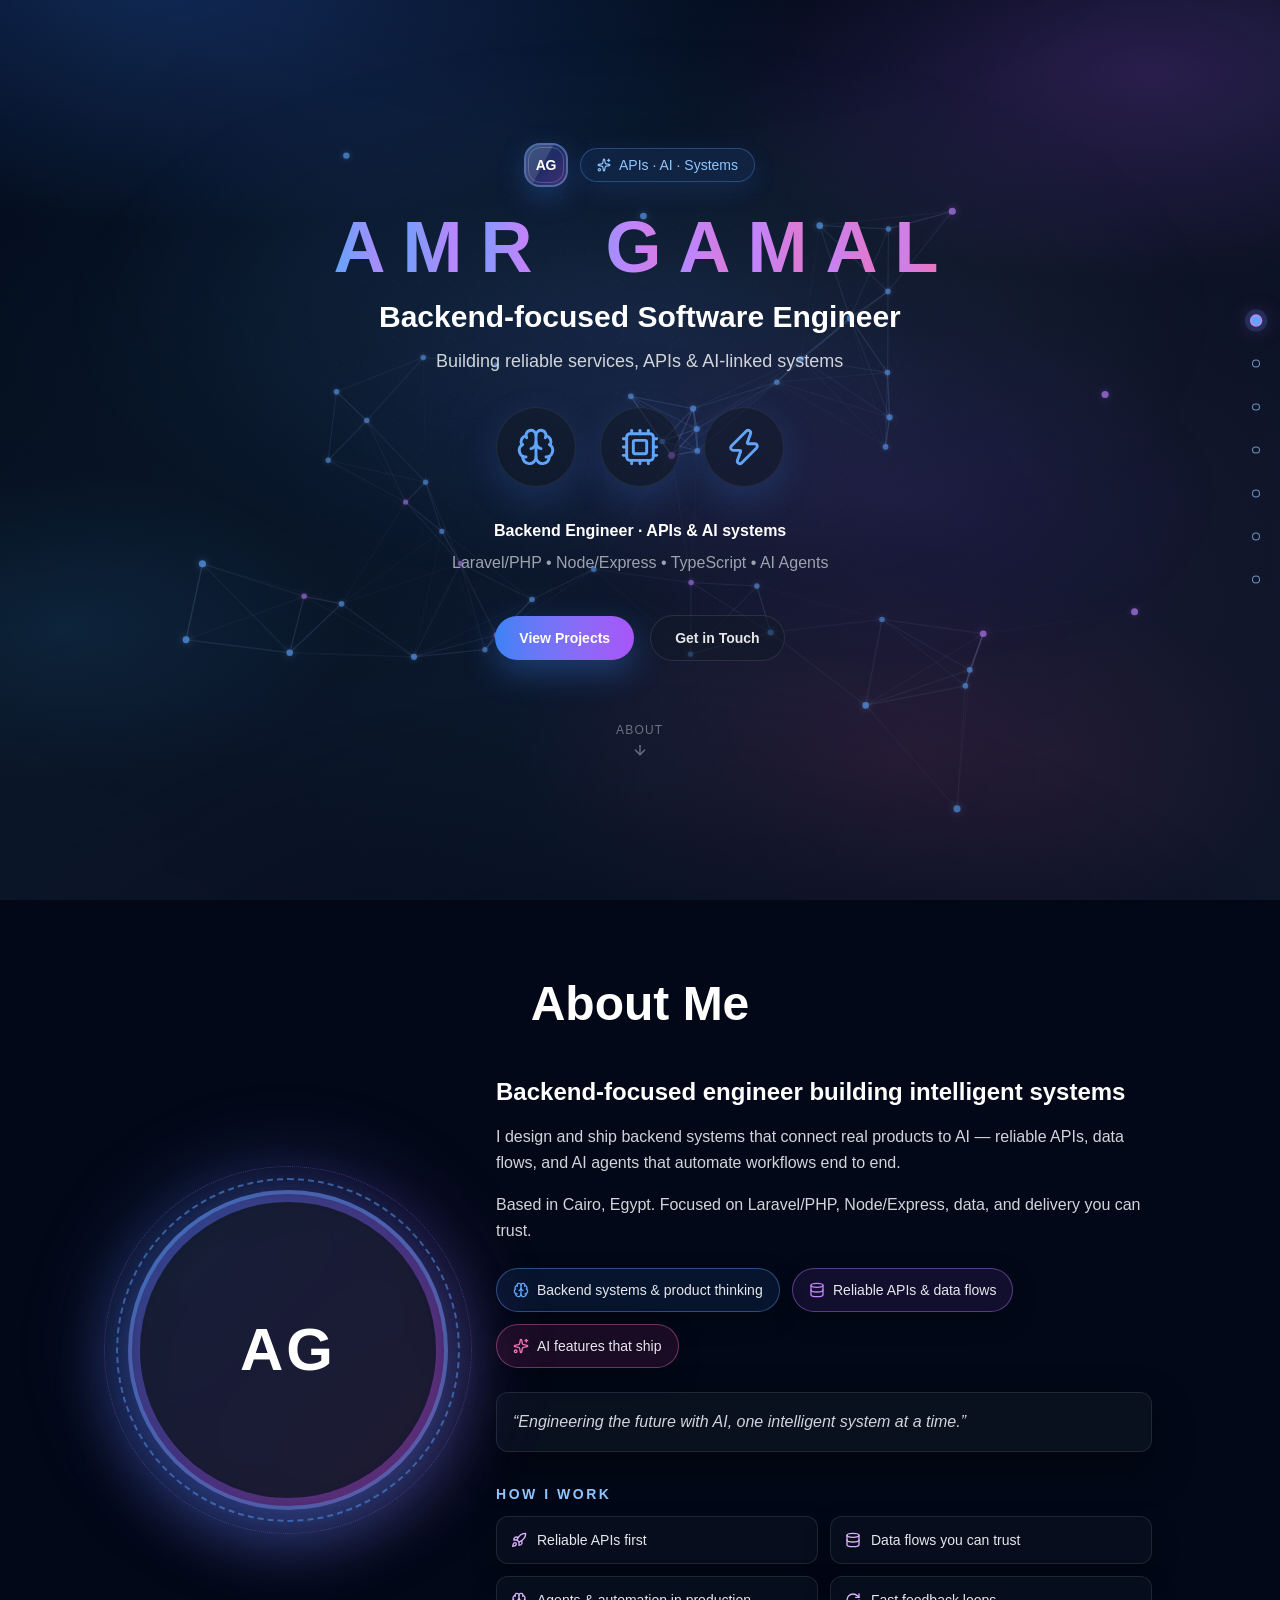
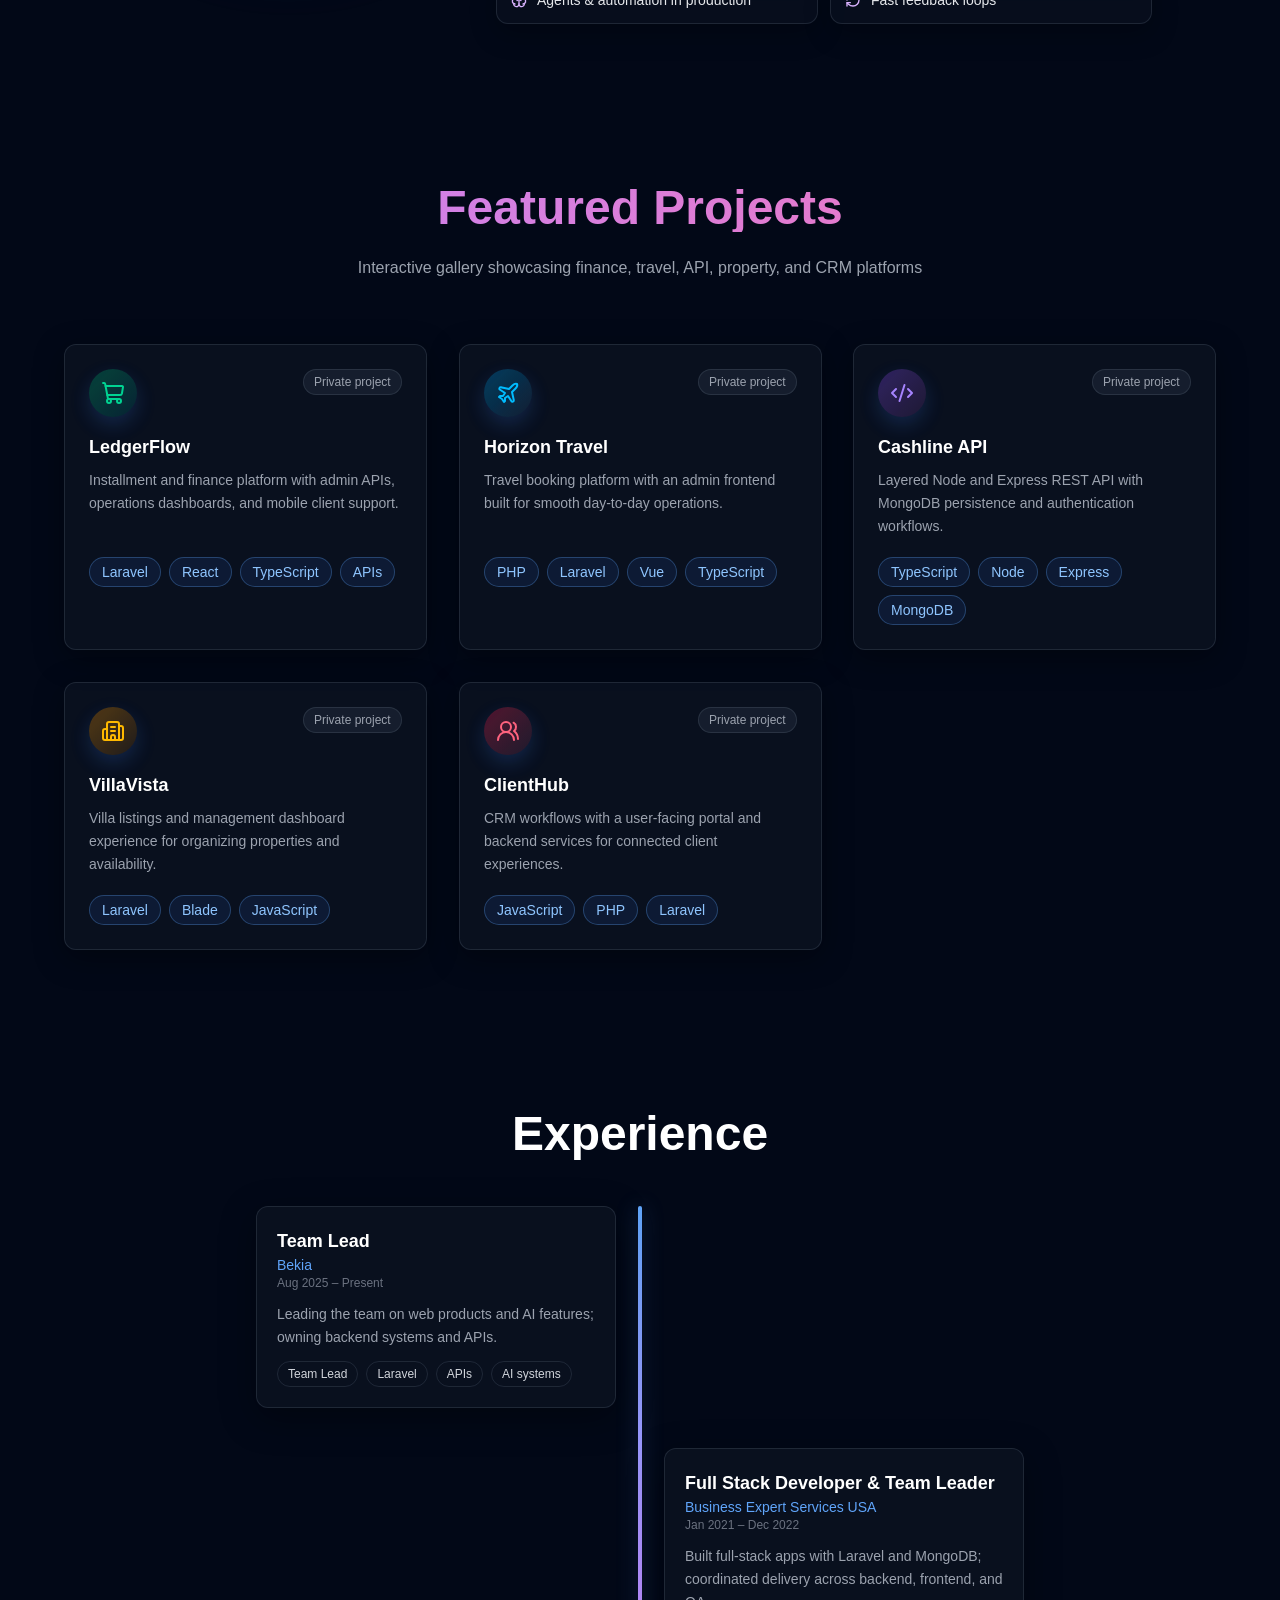
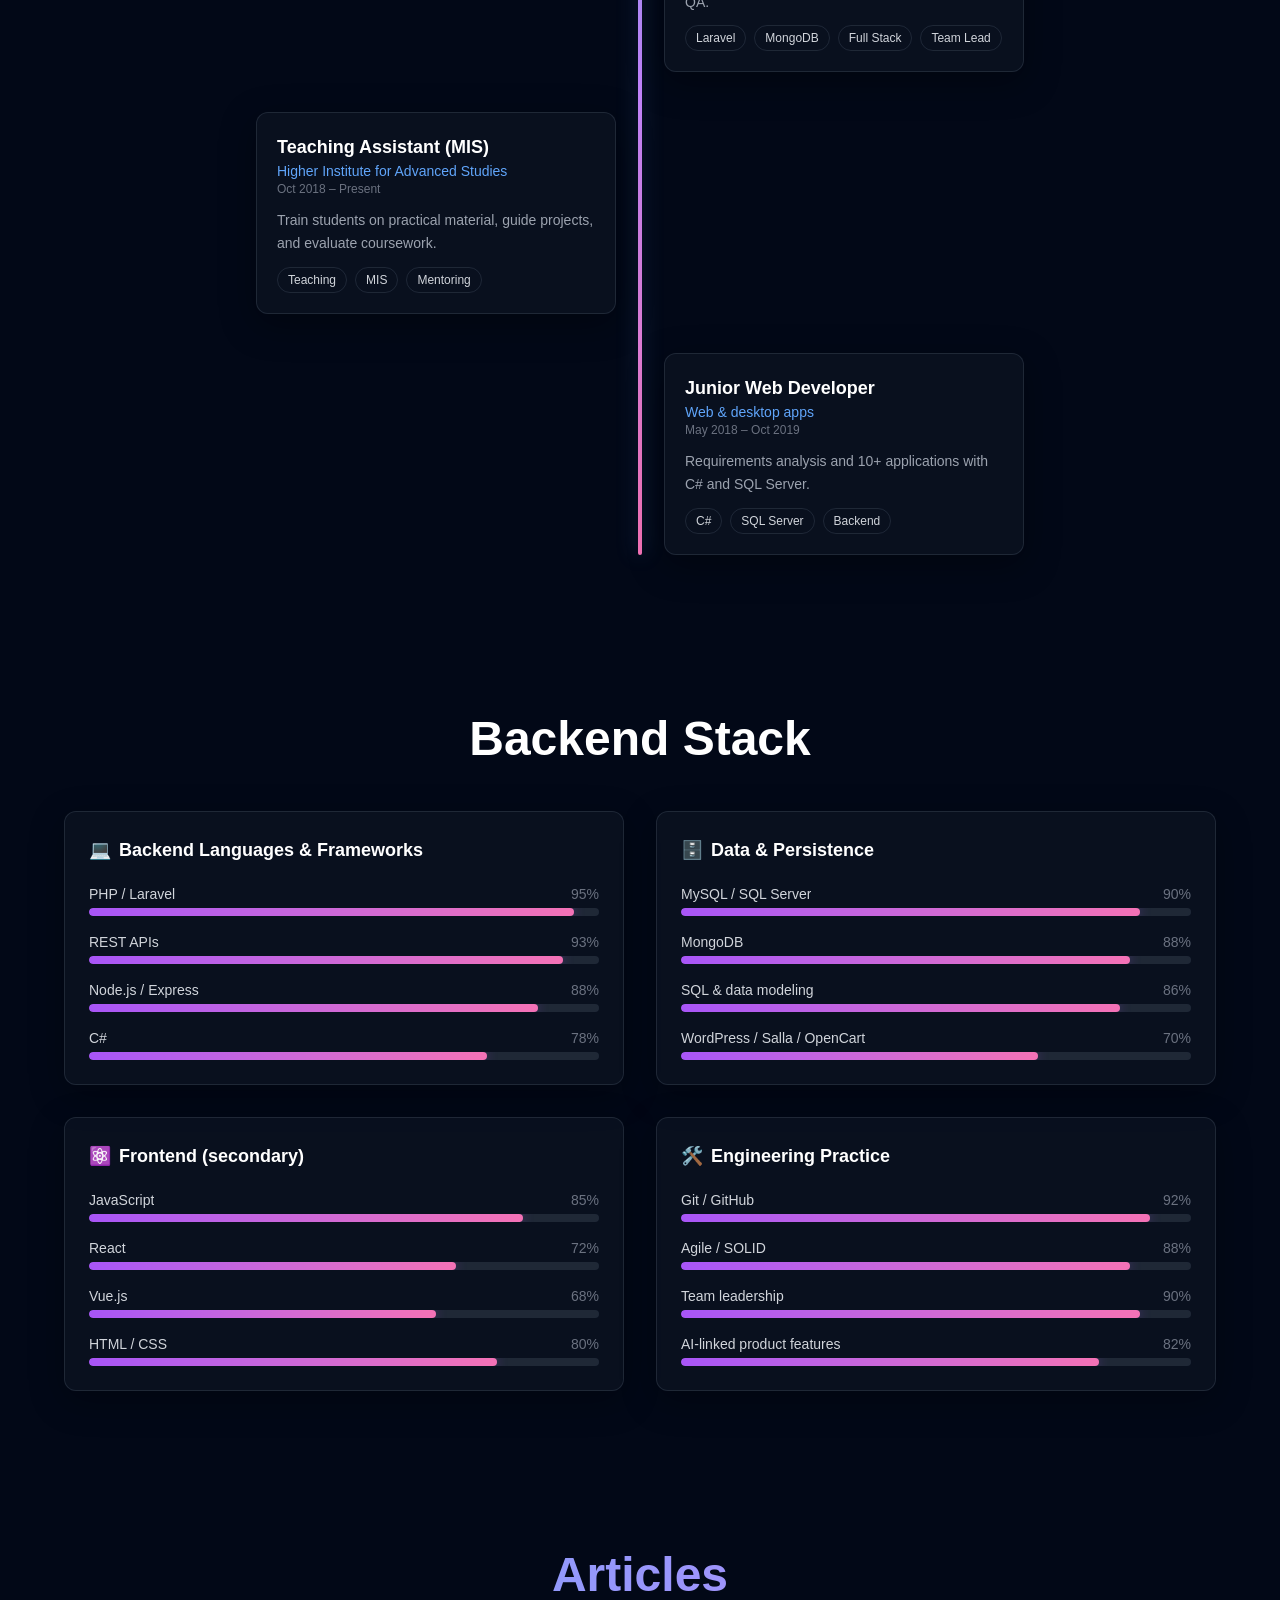
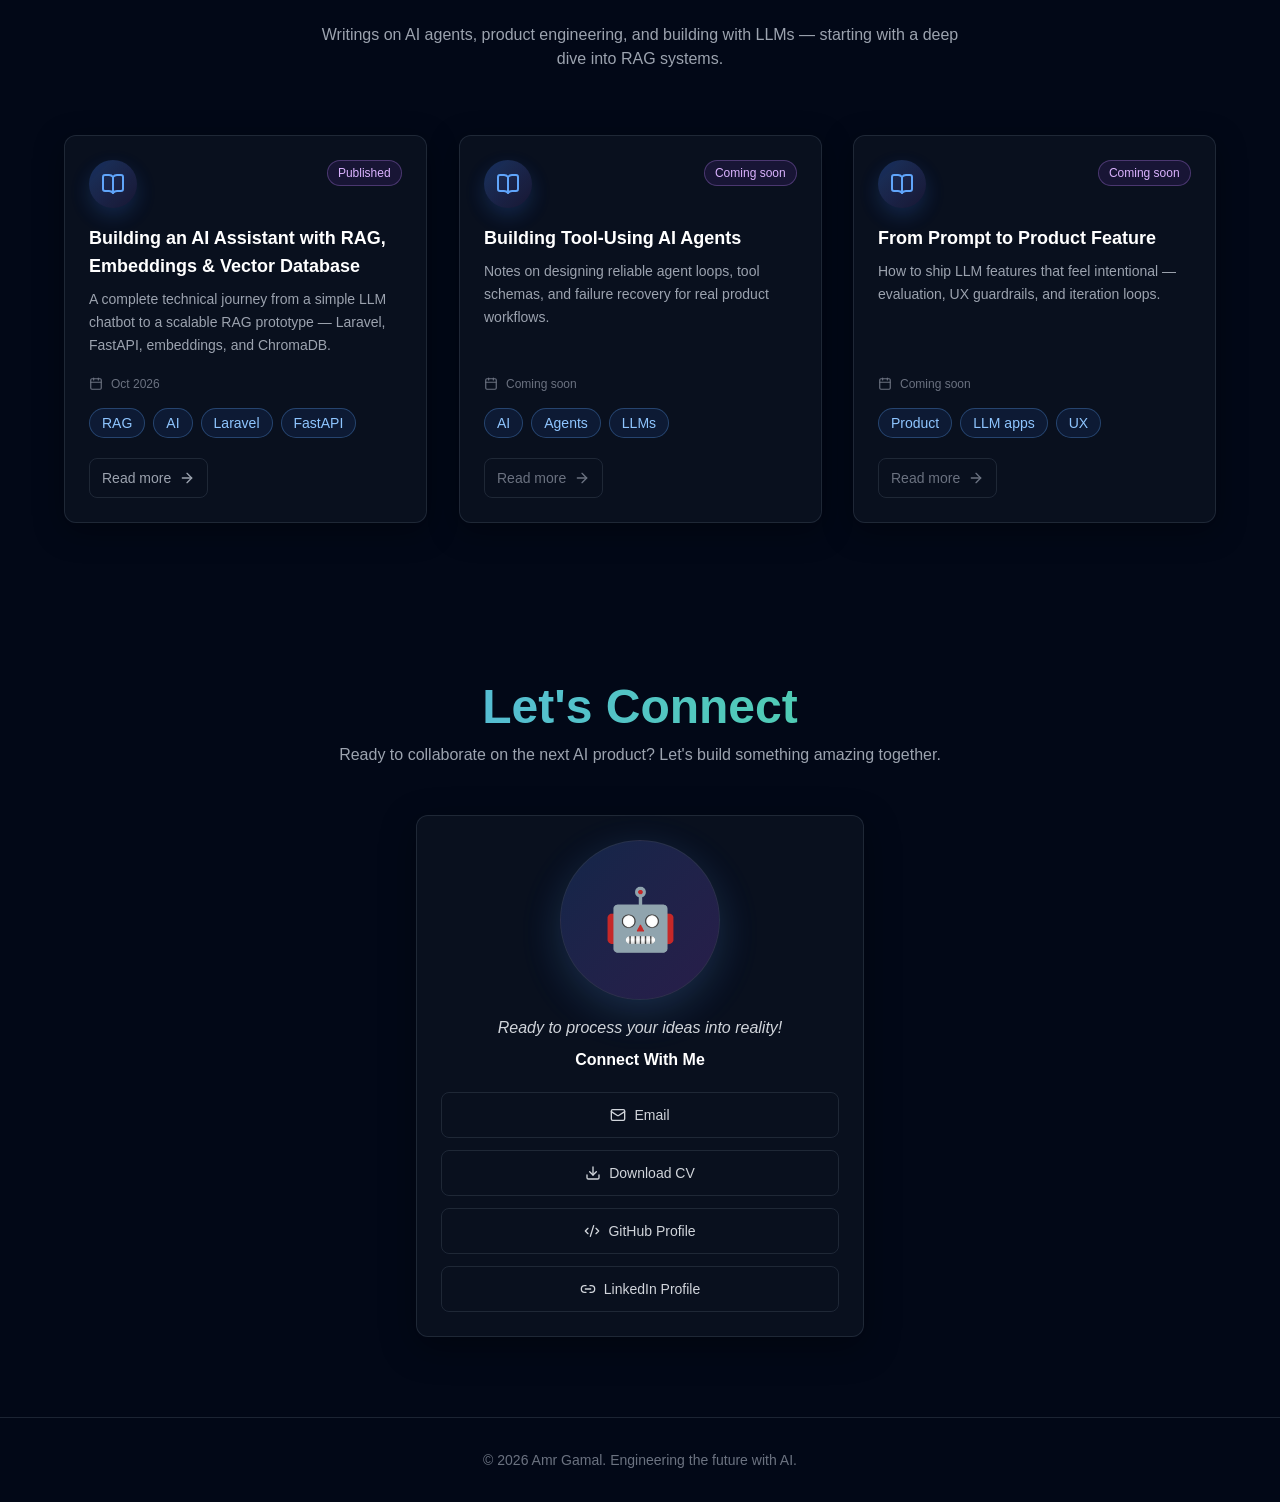
<file: index.html>
<!DOCTYPE html><html lang="en"><head><meta charSet="utf-8"/><meta name="viewport" content="width=device-width, initial-scale=1"/><link rel="preload" href="/_next/static/media/83afe278b6a6bb3c-s.p.2bn3s6zvc0dyp.woff2" as="font" crossorigin="" type="font/woff2"/><link rel="stylesheet" href="/_next/static/chunks/335hvyjcm54qd.css" data-precedence="next"/><link rel="preload" as="script" fetchPriority="low" href="/_next/static/chunks/310vm2bl3xxpt.js"/><script src="/_next/static/chunks/19mx3mg6lkumu.js" async=""></script><script src="/_next/static/chunks/1rj7ns8rte9vc.js" async=""></script><script src="/_next/static/chunks/0erpg4rnzkm4w.js" async=""></script><script src="/_next/static/chunks/turbopack-1g4yvkg6ged8k.js" async=""></script><script src="/_next/static/chunks/3fntmmi971322.js" async=""></script><script src="/_next/static/chunks/3qinf370y_ocm.js" async=""></script><script src="/_next/static/chunks/1zlceofz37egv.js" async=""></script><title>Amr Gamal — AI Engineer Portfolio</title><meta name="description" content="Amr Gamal — Software engineer building AI-powered products and AI agents. Cairo, Egypt."/><link rel="icon" href="/icon.svg?icon.3806xiahlsbj2.svg" sizes="any" type="image/svg+xml"/><meta name="next-size-adjust" content=""/><noscript><style>.reveal-3d{opacity:1!important;filter:none!important;transform:none!important;transition:none!important}</style></noscript><script src="/_next/static/chunks/0cz1d0mv5g_q7.js" noModule=""></script></head><body class="inter_fe8b9d92-module__LINzvG__variable antialiased"><div hidden=""><!--$--><!--/$--></div><canvas aria-hidden="true" class="pointer-events-none fixed inset-0 -z-10 max-w-[100vw] opacity-80"></canvas><nav class="section-dots" aria-label="Page sections"><ol><li><a href="#top" class="section-dot is-active" aria-label="Go to Home" aria-current="location" title="Home"><span aria-hidden="true"></span><span class="section-dot-label">Home</span></a></li><li><a href="#about" class="section-dot" aria-label="Go to About" title="About"><span aria-hidden="true"></span><span class="section-dot-label">About</span></a></li><li><a href="#projects" class="section-dot" aria-label="Go to Projects" title="Projects"><span aria-hidden="true"></span><span class="section-dot-label">Projects</span></a></li><li><a href="#experience" class="section-dot" aria-label="Go to Experience" title="Experience"><span aria-hidden="true"></span><span class="section-dot-label">Experience</span></a></li><li><a href="#stack" class="section-dot" aria-label="Go to Tech stack" title="Tech stack"><span aria-hidden="true"></span><span class="section-dot-label">Tech stack</span></a></li><li><a href="#articles" class="section-dot" aria-label="Go to Articles" title="Articles"><span aria-hidden="true"></span><span class="section-dot-label">Articles</span></a></li><li><a href="#contact" class="section-dot" aria-label="Go to Contact" title="Contact"><span aria-hidden="true"></span><span class="section-dot-label">Contact</span></a></li></ol></nav><div class="relative z-10 min-w-0 overflow-x-clip"><main><section id="top" class="hero-depth relative flex min-h-[100svh] flex-col items-center justify-center overflow-hidden px-4 py-16 text-center sm:px-6 sm:py-20" style="perspective:1200px"><div aria-hidden="true" class="pointer-events-none absolute inset-0 -z-10 opacity-50" style="background:radial-gradient(ellipse 65% 45% at calc(50% + var(--hx, 0) * 40px) calc(35% + var(--hy, 0) * 30px), rgba(96,165,250,0.22), transparent 70%), radial-gradient(ellipse 40% 30% at calc(70% + var(--hx, 0) * -20px) calc(55% + var(--hy, 0) * 15px), rgba(168,85,247,0.14), transparent 65%)"></div><div class="reveal-3d reveal-zoom "><div class="mb-5 flex max-w-full items-center justify-center gap-3 sm:mb-6"><div aria-label="Amr Gamal logo" class="hero-logo-mark grid h-11 w-11 shrink-0 place-items-center rounded-2xl border-2 border-blue-300/40 bg-gradient-to-br from-blue-500/30 via-indigo-500/25 to-purple-500/35 text-sm font-extrabold tracking-tight text-white shadow-[0_10px_28px_rgba(59,130,246,0.28)] backdrop-blur-sm">AG</div><span class="inline-flex max-w-full items-center gap-2 rounded-full border border-blue-400/30 bg-blue-500/10 px-3 py-1.5 text-xs font-medium text-blue-300 shadow-[0_8px_24px_rgba(59,130,246,0.15)] sm:px-4 sm:text-sm"><svg xmlns="http://www.w3.org/2000/svg" width="24" height="24" viewBox="0 0 24 24" fill="none" stroke="currentColor" stroke-width="2" stroke-linecap="round" stroke-linejoin="round" class="lucide lucide-sparkles lucide-stars h-3.5 w-3.5 shrink-0" aria-hidden="true"><path d="M11.017 2.814a1 1 0 0 1 1.966 0l1.051 5.558a2 2 0 0 0 1.594 1.594l5.558 1.051a1 1 0 0 1 0 1.966l-5.558 1.051a2 2 0 0 0-1.594 1.594l-1.051 5.558a1 1 0 0 1-1.966 0l-1.051-5.558a2 2 0 0 0-1.594-1.594l-5.558-1.051a1 1 0 0 1 0-1.966l5.558-1.051a2 2 0 0 0 1.594-1.594z"></path><path d="M20 2v4"></path><path d="M22 4h-4"></path><circle cx="4" cy="20" r="2"></circle></svg>APIs · AI · Systems</span></div></div><div class="reveal-3d reveal-lift reveal-no-blur "><h1 class="hero-title mb-3 flex flex-wrap items-end justify-center gap-x-[0.08em] text-[2.35rem] font-bold leading-none tracking-[0.12em] text-blue-400 sm:mb-4 sm:text-6xl md:text-7xl" style="transform:translate3d(calc(var(--hx, 0) * -12px), calc(var(--hy, 0) * -8px), 40px)" aria-label="AMR GAMAL"><span class="hero-letter" aria-hidden="true" style="transition-delay:0ms;background-position:0% 50%">A</span><span class="hero-letter" aria-hidden="true" style="transition-delay:12ms;background-position:12.5% 50%">M</span><span class="hero-letter" aria-hidden="true" style="transition-delay:24ms;background-position:25% 50%">R</span><span class="hero-letter-space" aria-hidden="true"> </span><span class="hero-letter" aria-hidden="true" style="transition-delay:48ms;background-position:50% 50%">G</span><span class="hero-letter" aria-hidden="true" style="transition-delay:60ms;background-position:62.5% 50%">A</span><span class="hero-letter" aria-hidden="true" style="transition-delay:72ms;background-position:75% 50%">M</span><span class="hero-letter" aria-hidden="true" style="transition-delay:84ms;background-position:87.5% 50%">A</span><span class="hero-letter" aria-hidden="true" style="transition-delay:96ms;background-position:100% 50%">L</span></h1></div><div class="reveal-3d reveal-lift "><p class="mb-2 text-xl font-bold text-white sm:mb-3 sm:text-2xl md:text-3xl" style="transform:translate3d(calc(var(--hx, 0) * -8px), calc(var(--hy, 0) * -5px), 24px)">Backend-focused Software Engineer</p></div><div class="reveal-3d reveal-lift "><p class="mb-6 max-w-md text-base text-gray-300 sm:mb-8 sm:max-w-none sm:text-lg" style="transform:translate3d(calc(var(--hx, 0) * -5px), calc(var(--hy, 0) * -3px), 12px)">Building reliable services, APIs &amp; AI-linked systems</p></div><div class="mb-6 flex items-center justify-center gap-4 sm:mb-8 sm:gap-6"><div class="reveal-3d reveal-zoom "><div class="icon-float flex h-16 w-16 items-center justify-center rounded-full border border-gray-700/50 bg-gray-900/50 text-blue-400 shadow-[0_12px_36px_rgba(59,130,246,0.2)] backdrop-blur-sm transition-shadow duration-300 hover:shadow-[0_20px_48px_rgba(96,165,250,0.4)] sm:h-20 sm:w-20" style="transform:translate3d(calc(var(--hx, 0) * 28px), calc(var(--hy, 0) * 19.599999999999998px), 28px);animation-delay:0s"><svg xmlns="http://www.w3.org/2000/svg" width="24" height="24" viewBox="0 0 24 24" fill="none" stroke="currentColor" stroke-width="1.75" stroke-linecap="round" stroke-linejoin="round" class="lucide lucide-brain h-8 w-8 sm:h-10 sm:w-10" aria-hidden="true"><path d="M12 18V5"></path><path d="M15 13a4.17 4.17 0 0 1-3-4 4.17 4.17 0 0 1-3 4"></path><path d="M17.598 6.5A3 3 0 1 0 12 5a3 3 0 1 0-5.598 1.5"></path><path d="M17.997 5.125a4 4 0 0 1 2.526 5.77"></path><path d="M18 18a4 4 0 0 0 2-7.464"></path><path d="M19.967 17.483A4 4 0 1 1 12 18a4 4 0 1 1-7.967-.517"></path><path d="M6 18a4 4 0 0 1-2-7.464"></path><path d="M6.003 5.125a4 4 0 0 0-2.526 5.77"></path></svg></div></div><div class="reveal-3d reveal-zoom "><div class="icon-float flex h-16 w-16 items-center justify-center rounded-full border border-gray-700/50 bg-gray-900/50 text-blue-400 shadow-[0_12px_36px_rgba(59,130,246,0.2)] backdrop-blur-sm transition-shadow duration-300 hover:shadow-[0_20px_48px_rgba(96,165,250,0.4)] sm:h-20 sm:w-20" style="transform:translate3d(calc(var(--hx, 0) * 40px), calc(var(--hy, 0) * 28px), 40px);animation-delay:0.35s"><svg xmlns="http://www.w3.org/2000/svg" width="24" height="24" viewBox="0 0 24 24" fill="none" stroke="currentColor" stroke-width="1.75" stroke-linecap="round" stroke-linejoin="round" class="lucide lucide-cpu h-8 w-8 sm:h-10 sm:w-10" aria-hidden="true"><path d="M12 20v2"></path><path d="M12 2v2"></path><path d="M17 20v2"></path><path d="M17 2v2"></path><path d="M2 12h2"></path><path d="M2 17h2"></path><path d="M2 7h2"></path><path d="M20 12h2"></path><path d="M20 17h2"></path><path d="M20 7h2"></path><path d="M7 20v2"></path><path d="M7 2v2"></path><rect x="4" y="4" width="16" height="16" rx="2"></rect><rect x="8" y="8" width="8" height="8" rx="1"></rect></svg></div></div><div class="reveal-3d reveal-zoom "><div class="icon-float flex h-16 w-16 items-center justify-center rounded-full border border-gray-700/50 bg-gray-900/50 text-blue-400 shadow-[0_12px_36px_rgba(59,130,246,0.2)] backdrop-blur-sm transition-shadow duration-300 hover:shadow-[0_20px_48px_rgba(96,165,250,0.4)] sm:h-20 sm:w-20" style="transform:translate3d(calc(var(--hx, 0) * 22px), calc(var(--hy, 0) * 15.399999999999999px), 22px);animation-delay:0.7s"><svg xmlns="http://www.w3.org/2000/svg" width="24" height="24" viewBox="0 0 24 24" fill="none" stroke="currentColor" stroke-width="1.75" stroke-linecap="round" stroke-linejoin="round" class="lucide lucide-zap h-8 w-8 sm:h-10 sm:w-10" aria-hidden="true"><path d="M15.914 4a1.5 1.5 0 00-2.474-1.561l-9 9A1.5 1.5 0 005.5 14h4.002a.5.5 0 01.471.666L8.086 20a1.5 1.5 0 002.475 1.56l9-9A1.5 1.5 0 0018.5 10h-3.997a.5.5 0 01-.472-.667z"></path></svg></div></div></div><div class="reveal-3d reveal-lift "><p class="mb-1 px-2 text-sm font-semibold text-white sm:mb-2 sm:text-base">Backend Engineer · APIs &amp; AI systems</p></div><div class="reveal-3d reveal-lift "><p class="mb-8 max-w-sm px-2 text-sm text-gray-400 sm:mb-10 sm:max-w-none sm:text-base">Laravel/PHP • Node/Express • TypeScript • AI Agents</p></div><div class="reveal-3d reveal-lift flex w-full max-w-sm flex-col items-stretch justify-center gap-3 px-2 sm:max-w-none sm:flex-row sm:flex-wrap sm:items-center sm:gap-4 sm:px-0"><a href="#projects" class="btn-lift inline-flex min-h-11 items-center justify-center gap-2 rounded-full bg-gradient-to-r from-blue-500 to-purple-500 px-6 py-3 text-sm font-semibold text-white shadow-[0_12px_32px_rgba(59,130,246,0.35)]">View Projects</a><a href="#contact" class="btn-lift inline-flex min-h-11 items-center justify-center gap-2 rounded-full border border-gray-700/60 bg-gray-900/50 px-6 py-3 text-sm font-semibold text-gray-200 backdrop-blur-sm hover:border-blue-400/50 hover:text-white">Get in Touch</a></div><div class="reveal-3d reveal-lift mt-10 sm:mt-14"><a href="#about" class="nav-link inline-flex flex-col items-center gap-1 text-xs font-medium uppercase tracking-widest text-gray-500 hover:text-blue-400" aria-label="Scroll to About"><span>About</span><svg xmlns="http://www.w3.org/2000/svg" width="24" height="24" viewBox="0 0 24 24" fill="none" stroke="currentColor" stroke-width="2" stroke-linecap="round" stroke-linejoin="round" class="lucide lucide-arrow-down h-4 w-4 animate-bounce motion-reduce:animate-none" aria-hidden="true"><path d="M12 5v14"></path><path d="m19 12-7 7-7-7"></path></svg></a></div></section><section id="about" class="scene-3d overflow-x-clip px-4 py-14 sm:px-6 sm:py-20"><div class="reveal-3d reveal-pop "><h2 class="mb-8 text-center text-3xl font-bold text-white sm:mb-12 sm:text-4xl md:text-5xl">About Me</h2></div><div class="mx-auto grid max-w-5xl items-center gap-8 sm:gap-12 md:grid-cols-[minmax(0,280px)_1fr] lg:grid-cols-[320px_1fr]"><div class="reveal-3d reveal-flip min-w-0 justify-self-center"><div class="relative transform-gpu will-change-transform mx-auto rounded-full" style="transform:perspective(1000px) rotateX(0deg) rotateY(0deg) translateZ(0)"><div class="about-avatar relative mx-auto h-56 w-56 sm:h-72 sm:w-72 md:h-80 md:w-80" style="transform-style:preserve-3d"><div aria-hidden="true" class="about-avatar-glow absolute -inset-4 rounded-full bg-gradient-to-br from-blue-500/30 via-purple-500/20 to-pink-500/25 blur-2xl motion-reduce:animate-none sm:-inset-6"></div><div class="about-avatar-ring absolute -inset-2 rounded-full border-2 border-dashed border-blue-400/50 motion-reduce:animate-none sm:-inset-3"></div><div class="about-avatar-ring-reverse absolute -inset-4 rounded-full border border-dotted border-purple-400/30 motion-reduce:animate-none sm:-inset-6"></div><div class="about-avatar-float relative h-full w-full overflow-hidden rounded-full border-4 border-blue-400/40 bg-gradient-to-br from-blue-500/25 to-purple-500/25 p-1.5 shadow-[0_24px_70px_rgba(59,130,246,0.45)] backdrop-blur-sm motion-reduce:animate-none sm:p-2" style="transform:translateZ(40px)"><div aria-label="Amr Gamal initials" class="grid h-full w-full place-items-center rounded-full bg-gray-900/85 text-5xl font-bold tracking-wider text-white shadow-inner sm:text-6xl">AG</div></div></div><div aria-hidden="true" class="pointer-events-none absolute inset-0 z-20 rounded-[inherit] mix-blend-soft-light transition-opacity duration-300" style="opacity:0;background:radial-gradient(circle at 50% 50%, rgba(255,255,255,0.55) 0%, rgba(147,197,253,0.15) 35%, transparent 60%)"></div></div></div><div class="about-content min-w-0"><div class="reveal-3d reveal-flip "><h3 class="mb-3 text-xl font-bold text-white sm:mb-4 sm:text-2xl">Backend-focused engineer building intelligent systems</h3></div><div class="reveal-3d reveal-tilt-right "><p class="mb-4 text-[15px] leading-relaxed text-gray-300 sm:text-base">I design and ship backend systems that connect real products to AI — reliable APIs, data flows, and AI agents that automate workflows end to end.</p></div><div class="reveal-3d reveal-tilt-right "><p class="mb-6 text-[15px] leading-relaxed text-gray-300 sm:text-base">Based in Cairo, Egypt. Focused on Laravel/PHP, Node/Express, data, and delivery you can trust.</p></div><div class="mb-6 flex flex-col gap-3 sm:flex-row sm:flex-wrap"><div class="reveal-3d reveal-pop "><div class="about-pill flex min-h-11 items-center gap-2 rounded-full border px-4 py-2.5 text-sm text-gray-200 shadow-[0_8px_24px_rgba(0,0,0,0.25)] border-blue-400/40 bg-blue-500/10"><svg xmlns="http://www.w3.org/2000/svg" width="24" height="24" viewBox="0 0 24 24" fill="none" stroke="currentColor" stroke-width="2" stroke-linecap="round" stroke-linejoin="round" class="lucide lucide-brain h-4 w-4 shrink-0 text-blue-400" aria-hidden="true"><path d="M12 18V5"></path><path d="M15 13a4.17 4.17 0 0 1-3-4 4.17 4.17 0 0 1-3 4"></path><path d="M17.598 6.5A3 3 0 1 0 12 5a3 3 0 1 0-5.598 1.5"></path><path d="M17.997 5.125a4 4 0 0 1 2.526 5.77"></path><path d="M18 18a4 4 0 0 0 2-7.464"></path><path d="M19.967 17.483A4 4 0 1 1 12 18a4 4 0 1 1-7.967-.517"></path><path d="M6 18a4 4 0 0 1-2-7.464"></path><path d="M6.003 5.125a4 4 0 0 0-2.526 5.77"></path></svg>Backend systems &amp; product thinking</div></div><div class="reveal-3d reveal-pop "><div class="about-pill flex min-h-11 items-center gap-2 rounded-full border px-4 py-2.5 text-sm text-gray-200 shadow-[0_8px_24px_rgba(0,0,0,0.25)] border-purple-400/40 bg-purple-500/10"><svg xmlns="http://www.w3.org/2000/svg" width="24" height="24" viewBox="0 0 24 24" fill="none" stroke="currentColor" stroke-width="2" stroke-linecap="round" stroke-linejoin="round" class="lucide lucide-database h-4 w-4 shrink-0 text-purple-400" aria-hidden="true"><ellipse cx="12" cy="5" rx="9" ry="3"></ellipse><path d="M3 5V19A9 3 0 0 0 21 19V5"></path><path d="M3 12A9 3 0 0 0 21 12"></path></svg>Reliable APIs &amp; data flows</div></div><div class="reveal-3d reveal-pop "><div class="about-pill flex min-h-11 items-center gap-2 rounded-full border px-4 py-2.5 text-sm text-gray-200 shadow-[0_8px_24px_rgba(0,0,0,0.25)] border-pink-400/40 bg-pink-500/10"><svg xmlns="http://www.w3.org/2000/svg" width="24" height="24" viewBox="0 0 24 24" fill="none" stroke="currentColor" stroke-width="2" stroke-linecap="round" stroke-linejoin="round" class="lucide lucide-sparkles lucide-stars h-4 w-4 shrink-0 text-pink-400" aria-hidden="true"><path d="M11.017 2.814a1 1 0 0 1 1.966 0l1.051 5.558a2 2 0 0 0 1.594 1.594l5.558 1.051a1 1 0 0 1 0 1.966l-5.558 1.051a2 2 0 0 0-1.594 1.594l-1.051 5.558a1 1 0 0 1-1.966 0l-1.051-5.558a2 2 0 0 0-1.594-1.594l-5.558-1.051a1 1 0 0 1 0-1.966l5.558-1.051a2 2 0 0 0 1.594-1.594z"></path><path d="M20 2v4"></path><path d="M22 4h-4"></path><circle cx="4" cy="20" r="2"></circle></svg>AI features that ship</div></div></div><div class="reveal-3d reveal-flip "><div class="relative transform-gpu will-change-transform rounded-xl" style="transform:perspective(1000px) rotateX(0deg) rotateY(0deg) translateZ(0)"><blockquote class="about-quote card-surface rounded-xl border border-gray-700/50 bg-gray-900/50 p-4 text-[15px] italic leading-relaxed text-gray-300 shadow-[0_16px_40px_rgba(0,0,0,0.4)] backdrop-blur-sm sm:text-base">“Engineering the future with AI, one intelligent system at a time.”</blockquote><div aria-hidden="true" class="pointer-events-none absolute inset-0 z-20 rounded-[inherit] mix-blend-soft-light transition-opacity duration-300" style="opacity:0;background:radial-gradient(circle at 50% 50%, rgba(255,255,255,0.55) 0%, rgba(147,197,253,0.15) 35%, transparent 60%)"></div></div></div><div class="mt-8"><div class="reveal-3d reveal-pop "><h4 class="mb-3 text-sm font-semibold uppercase tracking-[0.18em] text-blue-300">How I work</h4></div><div class="grid grid-cols-1 gap-3 sm:grid-cols-2"><div class="reveal-3d reveal-lift "><div class="relative transform-gpu will-change-transform h-full rounded-xl" style="transform:perspective(1000px) rotateX(0deg) rotateY(0deg) translateZ(0)"><div class="card-surface flex min-h-12 items-center gap-2.5 rounded-xl border border-gray-700/50 bg-gray-900/40 px-3.5 py-3 text-sm text-gray-200 shadow-[0_10px_26px_rgba(0,0,0,0.25)] backdrop-blur-sm transition-colors hover:border-blue-400/40"><svg xmlns="http://www.w3.org/2000/svg" width="24" height="24" viewBox="0 0 24 24" fill="none" stroke="currentColor" stroke-width="2" stroke-linecap="round" stroke-linejoin="round" class="lucide lucide-rocket h-4 w-4 shrink-0 text-purple-300" aria-hidden="true"><path d="M12 15v5s3.03-.55 4-2c1.08-1.62 0-5 0-5"></path><path d="M4.5 16.5c-1.5 1.26-2 5-2 5s3.74-.5 5-2c.71-.84.7-2.13-.09-2.91a2.18 2.18 0 0 0-2.91-.09"></path><path d="M9 12a22 22 0 0 1 2-3.95A12.88 12.88 0 0 1 22 2c0 2.72-.78 7.5-6 11a22.4 22.4 0 0 1-4 2z"></path><path d="M9 12H4s.55-3.03 2-4c1.62-1.08 5 .05 5 .05"></path></svg><span>Reliable APIs first</span></div><div aria-hidden="true" class="pointer-events-none absolute inset-0 z-20 rounded-[inherit] mix-blend-soft-light transition-opacity duration-300" style="opacity:0;background:radial-gradient(circle at 50% 50%, rgba(255,255,255,0.55) 0%, rgba(147,197,253,0.15) 35%, transparent 60%)"></div></div></div><div class="reveal-3d reveal-lift "><div class="relative transform-gpu will-change-transform h-full rounded-xl" style="transform:perspective(1000px) rotateX(0deg) rotateY(0deg) translateZ(0)"><div class="card-surface flex min-h-12 items-center gap-2.5 rounded-xl border border-gray-700/50 bg-gray-900/40 px-3.5 py-3 text-sm text-gray-200 shadow-[0_10px_26px_rgba(0,0,0,0.25)] backdrop-blur-sm transition-colors hover:border-blue-400/40"><svg xmlns="http://www.w3.org/2000/svg" width="24" height="24" viewBox="0 0 24 24" fill="none" stroke="currentColor" stroke-width="2" stroke-linecap="round" stroke-linejoin="round" class="lucide lucide-database h-4 w-4 shrink-0 text-purple-300" aria-hidden="true"><ellipse cx="12" cy="5" rx="9" ry="3"></ellipse><path d="M3 5V19A9 3 0 0 0 21 19V5"></path><path d="M3 12A9 3 0 0 0 21 12"></path></svg><span>Data flows you can trust</span></div><div aria-hidden="true" class="pointer-events-none absolute inset-0 z-20 rounded-[inherit] mix-blend-soft-light transition-opacity duration-300" style="opacity:0;background:radial-gradient(circle at 50% 50%, rgba(255,255,255,0.55) 0%, rgba(147,197,253,0.15) 35%, transparent 60%)"></div></div></div><div class="reveal-3d reveal-lift "><div class="relative transform-gpu will-change-transform h-full rounded-xl" style="transform:perspective(1000px) rotateX(0deg) rotateY(0deg) translateZ(0)"><div class="card-surface flex min-h-12 items-center gap-2.5 rounded-xl border border-gray-700/50 bg-gray-900/40 px-3.5 py-3 text-sm text-gray-200 shadow-[0_10px_26px_rgba(0,0,0,0.25)] backdrop-blur-sm transition-colors hover:border-blue-400/40"><svg xmlns="http://www.w3.org/2000/svg" width="24" height="24" viewBox="0 0 24 24" fill="none" stroke="currentColor" stroke-width="2" stroke-linecap="round" stroke-linejoin="round" class="lucide lucide-brain h-4 w-4 shrink-0 text-purple-300" aria-hidden="true"><path d="M12 18V5"></path><path d="M15 13a4.17 4.17 0 0 1-3-4 4.17 4.17 0 0 1-3 4"></path><path d="M17.598 6.5A3 3 0 1 0 12 5a3 3 0 1 0-5.598 1.5"></path><path d="M17.997 5.125a4 4 0 0 1 2.526 5.77"></path><path d="M18 18a4 4 0 0 0 2-7.464"></path><path d="M19.967 17.483A4 4 0 1 1 12 18a4 4 0 1 1-7.967-.517"></path><path d="M6 18a4 4 0 0 1-2-7.464"></path><path d="M6.003 5.125a4 4 0 0 0-2.526 5.77"></path></svg><span>Agents &amp; automation in production</span></div><div aria-hidden="true" class="pointer-events-none absolute inset-0 z-20 rounded-[inherit] mix-blend-soft-light transition-opacity duration-300" style="opacity:0;background:radial-gradient(circle at 50% 50%, rgba(255,255,255,0.55) 0%, rgba(147,197,253,0.15) 35%, transparent 60%)"></div></div></div><div class="reveal-3d reveal-lift "><div class="relative transform-gpu will-change-transform h-full rounded-xl" style="transform:perspective(1000px) rotateX(0deg) rotateY(0deg) translateZ(0)"><div class="card-surface flex min-h-12 items-center gap-2.5 rounded-xl border border-gray-700/50 bg-gray-900/40 px-3.5 py-3 text-sm text-gray-200 shadow-[0_10px_26px_rgba(0,0,0,0.25)] backdrop-blur-sm transition-colors hover:border-blue-400/40"><svg xmlns="http://www.w3.org/2000/svg" width="24" height="24" viewBox="0 0 24 24" fill="none" stroke="currentColor" stroke-width="2" stroke-linecap="round" stroke-linejoin="round" class="lucide lucide-refresh-cw h-4 w-4 shrink-0 text-purple-300" aria-hidden="true"><path d="M3 12a9 9 0 0 1 9-9 9.75 9.75 0 0 1 6.74 2.74L21 8"></path><path d="M21 3v5h-5"></path><path d="M21 12a9 9 0 0 1-9 9 9.75 9.75 0 0 1-6.74-2.74L3 16"></path><path d="M8 16H3v5"></path></svg><span>Fast feedback loops</span></div><div aria-hidden="true" class="pointer-events-none absolute inset-0 z-20 rounded-[inherit] mix-blend-soft-light transition-opacity duration-300" style="opacity:0;background:radial-gradient(circle at 50% 50%, rgba(255,255,255,0.55) 0%, rgba(147,197,253,0.15) 35%, transparent 60%)"></div></div></div></div></div></div></div></section><section id="projects" class="scene-3d overflow-x-clip px-4 py-14 sm:px-6 sm:py-20"><div class="reveal-3d reveal-lift "><div class="mb-3 text-center sm:mb-4"><h2 class="mb-4 bg-gradient-to-r from-purple-400 to-pink-400 bg-clip-text text-3xl font-bold text-transparent sm:mb-6 sm:text-4xl md:text-5xl">Featured Projects</h2></div></div><div class="reveal-3d reveal-lift "><p class="mx-auto mb-10 max-w-2xl px-1 text-center text-sm text-gray-400 sm:mb-16 sm:text-base">Interactive gallery showcasing finance, travel, API, property, and CRM platforms</p></div><div class="mx-auto grid max-w-6xl grid-cols-1 gap-6 sm:gap-8 md:grid-cols-2 lg:grid-cols-3"><div class="reveal-3d reveal-tilt-left min-w-0"><div class="relative transform-gpu will-change-transform h-full rounded-xl" style="transform:perspective(1000px) rotateX(0deg) rotateY(0deg) translateZ(0)"><article class="card-surface group relative h-full overflow-hidden rounded-xl border border-gray-700/50 bg-gray-900/50 p-5 shadow-[0_8px_30px_rgba(0,0,0,0.35)] backdrop-blur-sm transition-[border-color,box-shadow] duration-300 hover:border-blue-400/60 hover:shadow-[0_20px_50px_rgba(59,130,246,0.18)] sm:p-6"><div class="pointer-events-none absolute inset-0 bg-gradient-to-br from-blue-500/0 via-purple-500/0 to-pink-400/0 opacity-0 transition-opacity duration-300 group-hover:from-blue-500/10 group-hover:via-purple-500/5 group-hover:to-pink-400/10 group-hover:opacity-100"></div><div class="relative z-10"><div class="mb-4 flex items-start justify-between gap-3"><div class="flex h-11 w-11 shrink-0 items-center justify-center rounded-full shadow-[0_8px_20px_rgba(59,130,246,0.2)] sm:h-12 sm:w-12 bg-gradient-to-br from-emerald-500/30 to-cyan-400/10 text-emerald-400" style="transform:translateZ(28px)"><svg xmlns="http://www.w3.org/2000/svg" width="24" height="24" viewBox="0 0 24 24" fill="none" stroke="currentColor" stroke-width="2" stroke-linecap="round" stroke-linejoin="round" class="lucide lucide-shopping-cart h-5 w-5 sm:h-6 sm:w-6" aria-hidden="true"><path d="m2.05 2.05 1.099-.028a1 1 0 0 1 1.008.815l2.69 14.347A1 1 0 0 0 7.83 18H18"></path><path d="M4.563 5h16.435a1 1 0 0 1 .981 1.204l-1.026 6.226A2 2 0 0 1 18.962 14H6.25"></path><circle cx="18" cy="20" r="2"></circle><circle cx="8" cy="20" r="2"></circle></svg></div><span class="rounded-full border border-gray-700/60 bg-gray-800/60 px-2.5 py-1 text-xs text-gray-400">Private project</span></div><h3 class="mb-2 text-lg font-semibold text-white transition-colors duration-300 group-hover:text-blue-400">LedgerFlow</h3><p class="mb-4 text-sm leading-relaxed text-gray-400 md:min-h-[4.5rem]">Installment and finance platform with admin APIs, operations dashboards, and mobile client support.</p><div class="flex flex-wrap gap-2"><span class="rounded-full border border-blue-400/30 bg-blue-500/10 px-3 py-1 text-sm text-blue-300">Laravel</span><span class="rounded-full border border-blue-400/30 bg-blue-500/10 px-3 py-1 text-sm text-blue-300">React</span><span class="rounded-full border border-blue-400/30 bg-blue-500/10 px-3 py-1 text-sm text-blue-300">TypeScript</span><span class="rounded-full border border-blue-400/30 bg-blue-500/10 px-3 py-1 text-sm text-blue-300">APIs</span></div></div></article><div aria-hidden="true" class="pointer-events-none absolute inset-0 z-20 rounded-[inherit] mix-blend-soft-light transition-opacity duration-300" style="opacity:0;background:radial-gradient(circle at 50% 50%, rgba(255,255,255,0.55) 0%, rgba(147,197,253,0.15) 35%, transparent 60%)"></div></div></div><div class="reveal-3d reveal-zoom min-w-0"><div class="relative transform-gpu will-change-transform h-full rounded-xl" style="transform:perspective(1000px) rotateX(0deg) rotateY(0deg) translateZ(0)"><article class="card-surface group relative h-full overflow-hidden rounded-xl border border-gray-700/50 bg-gray-900/50 p-5 shadow-[0_8px_30px_rgba(0,0,0,0.35)] backdrop-blur-sm transition-[border-color,box-shadow] duration-300 hover:border-blue-400/60 hover:shadow-[0_20px_50px_rgba(59,130,246,0.18)] sm:p-6"><div class="pointer-events-none absolute inset-0 bg-gradient-to-br from-blue-500/0 via-purple-500/0 to-pink-400/0 opacity-0 transition-opacity duration-300 group-hover:from-blue-500/10 group-hover:via-purple-500/5 group-hover:to-pink-400/10 group-hover:opacity-100"></div><div class="relative z-10"><div class="mb-4 flex items-start justify-between gap-3"><div class="flex h-11 w-11 shrink-0 items-center justify-center rounded-full shadow-[0_8px_20px_rgba(59,130,246,0.2)] sm:h-12 sm:w-12 bg-gradient-to-br from-sky-500/30 to-blue-400/10 text-sky-400" style="transform:translateZ(28px)"><svg xmlns="http://www.w3.org/2000/svg" width="24" height="24" viewBox="0 0 24 24" fill="none" stroke="currentColor" stroke-width="2" stroke-linecap="round" stroke-linejoin="round" class="lucide lucide-plane h-5 w-5 sm:h-6 sm:w-6" aria-hidden="true"><path d="M17.8 19.2 16 11l3.5-3.5C21 6 21.5 4 21 3c-1-.5-3 0-4.5 1.5L13 8 4.8 6.2c-.5-.1-.9.1-1.1.5l-.3.5c-.2.5-.1 1 .3 1.3L9 12l-2 3H4l-1 1 3 2 2 3 1-1v-3l3-2 3.5 5.3c.3.4.8.5 1.3.3l.5-.2c.4-.3.6-.7.5-1.2z"></path></svg></div><span class="rounded-full border border-gray-700/60 bg-gray-800/60 px-2.5 py-1 text-xs text-gray-400">Private project</span></div><h3 class="mb-2 text-lg font-semibold text-white transition-colors duration-300 group-hover:text-blue-400">Horizon Travel</h3><p class="mb-4 text-sm leading-relaxed text-gray-400 md:min-h-[4.5rem]">Travel booking platform with an admin frontend built for smooth day-to-day operations.</p><div class="flex flex-wrap gap-2"><span class="rounded-full border border-blue-400/30 bg-blue-500/10 px-3 py-1 text-sm text-blue-300">PHP</span><span class="rounded-full border border-blue-400/30 bg-blue-500/10 px-3 py-1 text-sm text-blue-300">Laravel</span><span class="rounded-full border border-blue-400/30 bg-blue-500/10 px-3 py-1 text-sm text-blue-300">Vue</span><span class="rounded-full border border-blue-400/30 bg-blue-500/10 px-3 py-1 text-sm text-blue-300">TypeScript</span></div></div></article><div aria-hidden="true" class="pointer-events-none absolute inset-0 z-20 rounded-[inherit] mix-blend-soft-light transition-opacity duration-300" style="opacity:0;background:radial-gradient(circle at 50% 50%, rgba(255,255,255,0.55) 0%, rgba(147,197,253,0.15) 35%, transparent 60%)"></div></div></div><div class="reveal-3d reveal-tilt-right min-w-0"><div class="relative transform-gpu will-change-transform h-full rounded-xl" style="transform:perspective(1000px) rotateX(0deg) rotateY(0deg) translateZ(0)"><article class="card-surface group relative h-full overflow-hidden rounded-xl border border-gray-700/50 bg-gray-900/50 p-5 shadow-[0_8px_30px_rgba(0,0,0,0.35)] backdrop-blur-sm transition-[border-color,box-shadow] duration-300 hover:border-blue-400/60 hover:shadow-[0_20px_50px_rgba(59,130,246,0.18)] sm:p-6"><div class="pointer-events-none absolute inset-0 bg-gradient-to-br from-blue-500/0 via-purple-500/0 to-pink-400/0 opacity-0 transition-opacity duration-300 group-hover:from-blue-500/10 group-hover:via-purple-500/5 group-hover:to-pink-400/10 group-hover:opacity-100"></div><div class="relative z-10"><div class="mb-4 flex items-start justify-between gap-3"><div class="flex h-11 w-11 shrink-0 items-center justify-center rounded-full shadow-[0_8px_20px_rgba(59,130,246,0.2)] sm:h-12 sm:w-12 bg-gradient-to-br from-violet-500/30 to-fuchsia-400/10 text-violet-400" style="transform:translateZ(28px)"><svg xmlns="http://www.w3.org/2000/svg" width="24" height="24" viewBox="0 0 24 24" fill="none" stroke="currentColor" stroke-width="2" stroke-linecap="round" stroke-linejoin="round" class="lucide lucide-code-xml lucide-code-2 h-5 w-5 sm:h-6 sm:w-6" aria-hidden="true"><path d="m18 16 4-4-4-4"></path><path d="m6 8-4 4 4 4"></path><path d="m14.5 4-5 16"></path></svg></div><span class="rounded-full border border-gray-700/60 bg-gray-800/60 px-2.5 py-1 text-xs text-gray-400">Private project</span></div><h3 class="mb-2 text-lg font-semibold text-white transition-colors duration-300 group-hover:text-blue-400">Cashline API</h3><p class="mb-4 text-sm leading-relaxed text-gray-400 md:min-h-[4.5rem]">Layered Node and Express REST API with MongoDB persistence and authentication workflows.</p><div class="flex flex-wrap gap-2"><span class="rounded-full border border-blue-400/30 bg-blue-500/10 px-3 py-1 text-sm text-blue-300">TypeScript</span><span class="rounded-full border border-blue-400/30 bg-blue-500/10 px-3 py-1 text-sm text-blue-300">Node</span><span class="rounded-full border border-blue-400/30 bg-blue-500/10 px-3 py-1 text-sm text-blue-300">Express</span><span class="rounded-full border border-blue-400/30 bg-blue-500/10 px-3 py-1 text-sm text-blue-300">MongoDB</span></div></div></article><div aria-hidden="true" class="pointer-events-none absolute inset-0 z-20 rounded-[inherit] mix-blend-soft-light transition-opacity duration-300" style="opacity:0;background:radial-gradient(circle at 50% 50%, rgba(255,255,255,0.55) 0%, rgba(147,197,253,0.15) 35%, transparent 60%)"></div></div></div><div class="reveal-3d reveal-zoom min-w-0"><div class="relative transform-gpu will-change-transform h-full rounded-xl" style="transform:perspective(1000px) rotateX(0deg) rotateY(0deg) translateZ(0)"><article class="card-surface group relative h-full overflow-hidden rounded-xl border border-gray-700/50 bg-gray-900/50 p-5 shadow-[0_8px_30px_rgba(0,0,0,0.35)] backdrop-blur-sm transition-[border-color,box-shadow] duration-300 hover:border-blue-400/60 hover:shadow-[0_20px_50px_rgba(59,130,246,0.18)] sm:p-6"><div class="pointer-events-none absolute inset-0 bg-gradient-to-br from-blue-500/0 via-purple-500/0 to-pink-400/0 opacity-0 transition-opacity duration-300 group-hover:from-blue-500/10 group-hover:via-purple-500/5 group-hover:to-pink-400/10 group-hover:opacity-100"></div><div class="relative z-10"><div class="mb-4 flex items-start justify-between gap-3"><div class="flex h-11 w-11 shrink-0 items-center justify-center rounded-full shadow-[0_8px_20px_rgba(59,130,246,0.2)] sm:h-12 sm:w-12 bg-gradient-to-br from-amber-500/30 to-orange-400/10 text-amber-400" style="transform:translateZ(28px)"><svg xmlns="http://www.w3.org/2000/svg" width="24" height="24" viewBox="0 0 24 24" fill="none" stroke="currentColor" stroke-width="2" stroke-linecap="round" stroke-linejoin="round" class="lucide lucide-building-complex lucide-building-2 h-5 w-5 sm:h-6 sm:w-6" aria-hidden="true"><path d="M10 12h4"></path><path d="M10 8h4"></path><path d="M14 21v-3a2 2 0 0 0-4 0v3"></path><path d="M6 10H4a2 2 0 0 0-2 2v7a2 2 0 0 0 2 2h16a2 2 0 0 0 2-2V9a2 2 0 0 0-2-2h-2"></path><path d="M6 21V5a2 2 0 0 1 2-2h8a2 2 0 0 1 2 2v16"></path></svg></div><span class="rounded-full border border-gray-700/60 bg-gray-800/60 px-2.5 py-1 text-xs text-gray-400">Private project</span></div><h3 class="mb-2 text-lg font-semibold text-white transition-colors duration-300 group-hover:text-blue-400">VillaVista</h3><p class="mb-4 text-sm leading-relaxed text-gray-400 md:min-h-[4.5rem]">Villa listings and management dashboard experience for organizing properties and availability.</p><div class="flex flex-wrap gap-2"><span class="rounded-full border border-blue-400/30 bg-blue-500/10 px-3 py-1 text-sm text-blue-300">Laravel</span><span class="rounded-full border border-blue-400/30 bg-blue-500/10 px-3 py-1 text-sm text-blue-300">Blade</span><span class="rounded-full border border-blue-400/30 bg-blue-500/10 px-3 py-1 text-sm text-blue-300">JavaScript</span></div></div></article><div aria-hidden="true" class="pointer-events-none absolute inset-0 z-20 rounded-[inherit] mix-blend-soft-light transition-opacity duration-300" style="opacity:0;background:radial-gradient(circle at 50% 50%, rgba(255,255,255,0.55) 0%, rgba(147,197,253,0.15) 35%, transparent 60%)"></div></div></div><div class="reveal-3d reveal-zoom min-w-0"><div class="relative transform-gpu will-change-transform h-full rounded-xl" style="transform:perspective(1000px) rotateX(0deg) rotateY(0deg) translateZ(0)"><article class="card-surface group relative h-full overflow-hidden rounded-xl border border-gray-700/50 bg-gray-900/50 p-5 shadow-[0_8px_30px_rgba(0,0,0,0.35)] backdrop-blur-sm transition-[border-color,box-shadow] duration-300 hover:border-blue-400/60 hover:shadow-[0_20px_50px_rgba(59,130,246,0.18)] sm:p-6"><div class="pointer-events-none absolute inset-0 bg-gradient-to-br from-blue-500/0 via-purple-500/0 to-pink-400/0 opacity-0 transition-opacity duration-300 group-hover:from-blue-500/10 group-hover:via-purple-500/5 group-hover:to-pink-400/10 group-hover:opacity-100"></div><div class="relative z-10"><div class="mb-4 flex items-start justify-between gap-3"><div class="flex h-11 w-11 shrink-0 items-center justify-center rounded-full shadow-[0_8px_20px_rgba(59,130,246,0.2)] sm:h-12 sm:w-12 bg-gradient-to-br from-rose-500/30 to-pink-400/10 text-rose-400" style="transform:translateZ(28px)"><svg xmlns="http://www.w3.org/2000/svg" width="24" height="24" viewBox="0 0 24 24" fill="none" stroke="currentColor" stroke-width="2" stroke-linecap="round" stroke-linejoin="round" class="lucide lucide-users-round lucide-users-2 h-5 w-5 sm:h-6 sm:w-6" aria-hidden="true"><path d="M18 21a8 8 0 0 0-16 0"></path><circle cx="10" cy="8" r="5"></circle><path d="M22 20c0-3.37-2-6.5-4-8a5 5 0 0 0-.45-8.3"></path></svg></div><span class="rounded-full border border-gray-700/60 bg-gray-800/60 px-2.5 py-1 text-xs text-gray-400">Private project</span></div><h3 class="mb-2 text-lg font-semibold text-white transition-colors duration-300 group-hover:text-blue-400">ClientHub</h3><p class="mb-4 text-sm leading-relaxed text-gray-400 md:min-h-[4.5rem]">CRM workflows with a user-facing portal and backend services for connected client experiences.</p><div class="flex flex-wrap gap-2"><span class="rounded-full border border-blue-400/30 bg-blue-500/10 px-3 py-1 text-sm text-blue-300">JavaScript</span><span class="rounded-full border border-blue-400/30 bg-blue-500/10 px-3 py-1 text-sm text-blue-300">PHP</span><span class="rounded-full border border-blue-400/30 bg-blue-500/10 px-3 py-1 text-sm text-blue-300">Laravel</span></div></div></article><div aria-hidden="true" class="pointer-events-none absolute inset-0 z-20 rounded-[inherit] mix-blend-soft-light transition-opacity duration-300" style="opacity:0;background:radial-gradient(circle at 50% 50%, rgba(255,255,255,0.55) 0%, rgba(147,197,253,0.15) 35%, transparent 60%)"></div></div></div></div></section><section id="experience" class="scene-3d overflow-x-clip px-4 py-14 sm:px-6 sm:py-20"><div class="reveal-3d reveal-lift "><h2 class="mb-8 text-center text-3xl font-bold text-white sm:mb-12 sm:text-4xl md:text-5xl">Experience</h2></div><div class="relative mx-auto max-w-3xl"><div class="reveal-3d reveal-lift pointer-events-none absolute bottom-0 left-2 top-0 w-1 md:left-1/2 md:-translate-x-1/2"><div class="h-full w-1 rounded-full bg-gradient-to-b from-blue-400 via-purple-400 to-pink-400 shadow-[0_0_20px_rgba(96,165,250,0.35)]"></div></div><div class="space-y-8 sm:space-y-10"><div class="reveal-3d reveal-tilt-left relative ml-7 min-w-0 sm:ml-8 md:ml-0 md:w-[calc(50%-1.5rem)] md:mr-auto"><div class="relative transform-gpu will-change-transform rounded-xl" style="transform:perspective(1000px) rotateX(0deg) rotateY(0deg) translateZ(0)"><div class="card-surface rounded-xl border border-gray-700/50 bg-gray-900/50 p-4 shadow-[0_10px_35px_rgba(0,0,0,0.35)] backdrop-blur-sm transition-[border-color,box-shadow] duration-300 hover:border-purple-400/50 hover:shadow-[0_18px_45px_rgba(168,85,247,0.15)] sm:p-5"><h3 class="text-base font-semibold text-white sm:text-lg">Team Lead</h3><p class="text-sm font-medium text-blue-400">Bekia</p><p class="mb-3 text-xs text-gray-500">Aug 2025 – Present</p><p class="mb-3 text-sm leading-relaxed text-gray-400">Leading the team on web products and AI features; owning backend systems and APIs.</p><div class="flex flex-wrap gap-2"><span class="rounded-full border border-gray-700/50 px-2.5 py-1 text-xs text-gray-300">Team Lead</span><span class="rounded-full border border-gray-700/50 px-2.5 py-1 text-xs text-gray-300">Laravel</span><span class="rounded-full border border-gray-700/50 px-2.5 py-1 text-xs text-gray-300">APIs</span><span class="rounded-full border border-gray-700/50 px-2.5 py-1 text-xs text-gray-300">AI systems</span></div></div><div aria-hidden="true" class="pointer-events-none absolute inset-0 z-20 rounded-[inherit] mix-blend-soft-light transition-opacity duration-300" style="opacity:0;background:radial-gradient(circle at 50% 50%, rgba(255,255,255,0.55) 0%, rgba(147,197,253,0.15) 35%, transparent 60%)"></div></div></div><div class="reveal-3d reveal-tilt-right relative ml-7 min-w-0 sm:ml-8 md:ml-0 md:w-[calc(50%-1.5rem)] md:ml-auto"><div class="relative transform-gpu will-change-transform rounded-xl" style="transform:perspective(1000px) rotateX(0deg) rotateY(0deg) translateZ(0)"><div class="card-surface rounded-xl border border-gray-700/50 bg-gray-900/50 p-4 shadow-[0_10px_35px_rgba(0,0,0,0.35)] backdrop-blur-sm transition-[border-color,box-shadow] duration-300 hover:border-purple-400/50 hover:shadow-[0_18px_45px_rgba(168,85,247,0.15)] sm:p-5"><h3 class="text-base font-semibold text-white sm:text-lg">Full Stack Developer &amp; Team Leader</h3><p class="text-sm font-medium text-blue-400">Business Expert Services USA</p><p class="mb-3 text-xs text-gray-500">Jan 2021 – Dec 2022</p><p class="mb-3 text-sm leading-relaxed text-gray-400">Built full-stack apps with Laravel and MongoDB; coordinated delivery across backend, frontend, and QA.</p><div class="flex flex-wrap gap-2"><span class="rounded-full border border-gray-700/50 px-2.5 py-1 text-xs text-gray-300">Laravel</span><span class="rounded-full border border-gray-700/50 px-2.5 py-1 text-xs text-gray-300">MongoDB</span><span class="rounded-full border border-gray-700/50 px-2.5 py-1 text-xs text-gray-300">Full Stack</span><span class="rounded-full border border-gray-700/50 px-2.5 py-1 text-xs text-gray-300">Team Lead</span></div></div><div aria-hidden="true" class="pointer-events-none absolute inset-0 z-20 rounded-[inherit] mix-blend-soft-light transition-opacity duration-300" style="opacity:0;background:radial-gradient(circle at 50% 50%, rgba(255,255,255,0.55) 0%, rgba(147,197,253,0.15) 35%, transparent 60%)"></div></div></div><div class="reveal-3d reveal-tilt-left relative ml-7 min-w-0 sm:ml-8 md:ml-0 md:w-[calc(50%-1.5rem)] md:mr-auto"><div class="relative transform-gpu will-change-transform rounded-xl" style="transform:perspective(1000px) rotateX(0deg) rotateY(0deg) translateZ(0)"><div class="card-surface rounded-xl border border-gray-700/50 bg-gray-900/50 p-4 shadow-[0_10px_35px_rgba(0,0,0,0.35)] backdrop-blur-sm transition-[border-color,box-shadow] duration-300 hover:border-purple-400/50 hover:shadow-[0_18px_45px_rgba(168,85,247,0.15)] sm:p-5"><h3 class="text-base font-semibold text-white sm:text-lg">Teaching Assistant (MIS)</h3><p class="text-sm font-medium text-blue-400">Higher Institute for Advanced Studies</p><p class="mb-3 text-xs text-gray-500">Oct 2018 – Present</p><p class="mb-3 text-sm leading-relaxed text-gray-400">Train students on practical material, guide projects, and evaluate coursework.</p><div class="flex flex-wrap gap-2"><span class="rounded-full border border-gray-700/50 px-2.5 py-1 text-xs text-gray-300">Teaching</span><span class="rounded-full border border-gray-700/50 px-2.5 py-1 text-xs text-gray-300">MIS</span><span class="rounded-full border border-gray-700/50 px-2.5 py-1 text-xs text-gray-300">Mentoring</span></div></div><div aria-hidden="true" class="pointer-events-none absolute inset-0 z-20 rounded-[inherit] mix-blend-soft-light transition-opacity duration-300" style="opacity:0;background:radial-gradient(circle at 50% 50%, rgba(255,255,255,0.55) 0%, rgba(147,197,253,0.15) 35%, transparent 60%)"></div></div></div><div class="reveal-3d reveal-tilt-right relative ml-7 min-w-0 sm:ml-8 md:ml-0 md:w-[calc(50%-1.5rem)] md:ml-auto"><div class="relative transform-gpu will-change-transform rounded-xl" style="transform:perspective(1000px) rotateX(0deg) rotateY(0deg) translateZ(0)"><div class="card-surface rounded-xl border border-gray-700/50 bg-gray-900/50 p-4 shadow-[0_10px_35px_rgba(0,0,0,0.35)] backdrop-blur-sm transition-[border-color,box-shadow] duration-300 hover:border-purple-400/50 hover:shadow-[0_18px_45px_rgba(168,85,247,0.15)] sm:p-5"><h3 class="text-base font-semibold text-white sm:text-lg">Junior Web Developer</h3><p class="text-sm font-medium text-blue-400">Web &amp; desktop apps</p><p class="mb-3 text-xs text-gray-500">May 2018 – Oct 2019</p><p class="mb-3 text-sm leading-relaxed text-gray-400">Requirements analysis and 10+ applications with C# and SQL Server.</p><div class="flex flex-wrap gap-2"><span class="rounded-full border border-gray-700/50 px-2.5 py-1 text-xs text-gray-300">C#</span><span class="rounded-full border border-gray-700/50 px-2.5 py-1 text-xs text-gray-300">SQL Server</span><span class="rounded-full border border-gray-700/50 px-2.5 py-1 text-xs text-gray-300">Backend</span></div></div><div aria-hidden="true" class="pointer-events-none absolute inset-0 z-20 rounded-[inherit] mix-blend-soft-light transition-opacity duration-300" style="opacity:0;background:radial-gradient(circle at 50% 50%, rgba(255,255,255,0.55) 0%, rgba(147,197,253,0.15) 35%, transparent 60%)"></div></div></div></div></div></section><section id="stack" class="scene-3d overflow-x-clip px-4 py-14 sm:px-6 sm:py-20"><div class="reveal-3d reveal-lift "><h2 class="mb-8 text-center text-3xl font-bold text-white sm:mb-12 sm:text-4xl md:text-5xl">Backend Stack</h2></div><div class="mx-auto grid max-w-6xl grid-cols-1 gap-5 sm:gap-8 md:grid-cols-2"><div class="reveal-3d reveal-tilt-left min-w-0"><div class="relative transform-gpu will-change-transform h-full rounded-xl" style="transform:perspective(1000px) rotateX(0deg) rotateY(0deg) translateZ(0)"><div class="card-surface h-full rounded-xl border border-gray-700/50 bg-gray-900/50 p-5 shadow-[0_10px_35px_rgba(0,0,0,0.3)] backdrop-blur-sm transition-[border-color,box-shadow] duration-300 hover:border-blue-400/40 hover:shadow-[0_18px_40px_rgba(96,165,250,0.12)] sm:p-6"><h3 class="mb-5 flex items-center gap-2 text-base font-semibold text-white sm:text-lg"><span class="shrink-0">💻</span><span class="min-w-0">Backend Languages &amp; Frameworks</span></h3><div class="space-y-4"><div><div class="mb-1 flex justify-between gap-2 text-sm"><span class="min-w-0 truncate text-gray-300">PHP / Laravel</span><span class="shrink-0 text-gray-500">95<!-- -->%</span></div><div class="h-2 overflow-hidden rounded-full bg-gray-700/50"><div class="skill-fill h-full rounded-full bg-gradient-to-r from-purple-500 to-pink-400" style="width:0%;transition-delay:0ms"></div></div></div><div><div class="mb-1 flex justify-between gap-2 text-sm"><span class="min-w-0 truncate text-gray-300">REST APIs</span><span class="shrink-0 text-gray-500">93<!-- -->%</span></div><div class="h-2 overflow-hidden rounded-full bg-gray-700/50"><div class="skill-fill h-full rounded-full bg-gradient-to-r from-purple-500 to-pink-400" style="width:0%;transition-delay:0ms"></div></div></div><div><div class="mb-1 flex justify-between gap-2 text-sm"><span class="min-w-0 truncate text-gray-300">Node.js / Express</span><span class="shrink-0 text-gray-500">88<!-- -->%</span></div><div class="h-2 overflow-hidden rounded-full bg-gray-700/50"><div class="skill-fill h-full rounded-full bg-gradient-to-r from-purple-500 to-pink-400" style="width:0%;transition-delay:0ms"></div></div></div><div><div class="mb-1 flex justify-between gap-2 text-sm"><span class="min-w-0 truncate text-gray-300">C#</span><span class="shrink-0 text-gray-500">78<!-- -->%</span></div><div class="h-2 overflow-hidden rounded-full bg-gray-700/50"><div class="skill-fill h-full rounded-full bg-gradient-to-r from-purple-500 to-pink-400" style="width:0%;transition-delay:0ms"></div></div></div></div></div><div aria-hidden="true" class="pointer-events-none absolute inset-0 z-20 rounded-[inherit] mix-blend-soft-light transition-opacity duration-300" style="opacity:0;background:radial-gradient(circle at 50% 50%, rgba(255,255,255,0.55) 0%, rgba(147,197,253,0.15) 35%, transparent 60%)"></div></div></div><div class="reveal-3d reveal-tilt-right min-w-0"><div class="relative transform-gpu will-change-transform h-full rounded-xl" style="transform:perspective(1000px) rotateX(0deg) rotateY(0deg) translateZ(0)"><div class="card-surface h-full rounded-xl border border-gray-700/50 bg-gray-900/50 p-5 shadow-[0_10px_35px_rgba(0,0,0,0.3)] backdrop-blur-sm transition-[border-color,box-shadow] duration-300 hover:border-blue-400/40 hover:shadow-[0_18px_40px_rgba(96,165,250,0.12)] sm:p-6"><h3 class="mb-5 flex items-center gap-2 text-base font-semibold text-white sm:text-lg"><span class="shrink-0">🗄️</span><span class="min-w-0">Data &amp; Persistence</span></h3><div class="space-y-4"><div><div class="mb-1 flex justify-between gap-2 text-sm"><span class="min-w-0 truncate text-gray-300">MySQL / SQL Server</span><span class="shrink-0 text-gray-500">90<!-- -->%</span></div><div class="h-2 overflow-hidden rounded-full bg-gray-700/50"><div class="skill-fill h-full rounded-full bg-gradient-to-r from-purple-500 to-pink-400" style="width:0%;transition-delay:0ms"></div></div></div><div><div class="mb-1 flex justify-between gap-2 text-sm"><span class="min-w-0 truncate text-gray-300">MongoDB</span><span class="shrink-0 text-gray-500">88<!-- -->%</span></div><div class="h-2 overflow-hidden rounded-full bg-gray-700/50"><div class="skill-fill h-full rounded-full bg-gradient-to-r from-purple-500 to-pink-400" style="width:0%;transition-delay:0ms"></div></div></div><div><div class="mb-1 flex justify-between gap-2 text-sm"><span class="min-w-0 truncate text-gray-300">SQL &amp; data modeling</span><span class="shrink-0 text-gray-500">86<!-- -->%</span></div><div class="h-2 overflow-hidden rounded-full bg-gray-700/50"><div class="skill-fill h-full rounded-full bg-gradient-to-r from-purple-500 to-pink-400" style="width:0%;transition-delay:0ms"></div></div></div><div><div class="mb-1 flex justify-between gap-2 text-sm"><span class="min-w-0 truncate text-gray-300">WordPress / Salla / OpenCart</span><span class="shrink-0 text-gray-500">70<!-- -->%</span></div><div class="h-2 overflow-hidden rounded-full bg-gray-700/50"><div class="skill-fill h-full rounded-full bg-gradient-to-r from-purple-500 to-pink-400" style="width:0%;transition-delay:0ms"></div></div></div></div></div><div aria-hidden="true" class="pointer-events-none absolute inset-0 z-20 rounded-[inherit] mix-blend-soft-light transition-opacity duration-300" style="opacity:0;background:radial-gradient(circle at 50% 50%, rgba(255,255,255,0.55) 0%, rgba(147,197,253,0.15) 35%, transparent 60%)"></div></div></div><div class="reveal-3d reveal-tilt-left min-w-0"><div class="relative transform-gpu will-change-transform h-full rounded-xl" style="transform:perspective(1000px) rotateX(0deg) rotateY(0deg) translateZ(0)"><div class="card-surface h-full rounded-xl border border-gray-700/50 bg-gray-900/50 p-5 shadow-[0_10px_35px_rgba(0,0,0,0.3)] backdrop-blur-sm transition-[border-color,box-shadow] duration-300 hover:border-blue-400/40 hover:shadow-[0_18px_40px_rgba(96,165,250,0.12)] sm:p-6"><h3 class="mb-5 flex items-center gap-2 text-base font-semibold text-white sm:text-lg"><span class="shrink-0">⚛️</span><span class="min-w-0">Frontend (secondary)</span></h3><div class="space-y-4"><div><div class="mb-1 flex justify-between gap-2 text-sm"><span class="min-w-0 truncate text-gray-300">JavaScript</span><span class="shrink-0 text-gray-500">85<!-- -->%</span></div><div class="h-2 overflow-hidden rounded-full bg-gray-700/50"><div class="skill-fill h-full rounded-full bg-gradient-to-r from-purple-500 to-pink-400" style="width:0%;transition-delay:0ms"></div></div></div><div><div class="mb-1 flex justify-between gap-2 text-sm"><span class="min-w-0 truncate text-gray-300">React</span><span class="shrink-0 text-gray-500">72<!-- -->%</span></div><div class="h-2 overflow-hidden rounded-full bg-gray-700/50"><div class="skill-fill h-full rounded-full bg-gradient-to-r from-purple-500 to-pink-400" style="width:0%;transition-delay:0ms"></div></div></div><div><div class="mb-1 flex justify-between gap-2 text-sm"><span class="min-w-0 truncate text-gray-300">Vue.js</span><span class="shrink-0 text-gray-500">68<!-- -->%</span></div><div class="h-2 overflow-hidden rounded-full bg-gray-700/50"><div class="skill-fill h-full rounded-full bg-gradient-to-r from-purple-500 to-pink-400" style="width:0%;transition-delay:0ms"></div></div></div><div><div class="mb-1 flex justify-between gap-2 text-sm"><span class="min-w-0 truncate text-gray-300">HTML / CSS</span><span class="shrink-0 text-gray-500">80<!-- -->%</span></div><div class="h-2 overflow-hidden rounded-full bg-gray-700/50"><div class="skill-fill h-full rounded-full bg-gradient-to-r from-purple-500 to-pink-400" style="width:0%;transition-delay:0ms"></div></div></div></div></div><div aria-hidden="true" class="pointer-events-none absolute inset-0 z-20 rounded-[inherit] mix-blend-soft-light transition-opacity duration-300" style="opacity:0;background:radial-gradient(circle at 50% 50%, rgba(255,255,255,0.55) 0%, rgba(147,197,253,0.15) 35%, transparent 60%)"></div></div></div><div class="reveal-3d reveal-tilt-right min-w-0"><div class="relative transform-gpu will-change-transform h-full rounded-xl" style="transform:perspective(1000px) rotateX(0deg) rotateY(0deg) translateZ(0)"><div class="card-surface h-full rounded-xl border border-gray-700/50 bg-gray-900/50 p-5 shadow-[0_10px_35px_rgba(0,0,0,0.3)] backdrop-blur-sm transition-[border-color,box-shadow] duration-300 hover:border-blue-400/40 hover:shadow-[0_18px_40px_rgba(96,165,250,0.12)] sm:p-6"><h3 class="mb-5 flex items-center gap-2 text-base font-semibold text-white sm:text-lg"><span class="shrink-0">🛠️</span><span class="min-w-0">Engineering Practice</span></h3><div class="space-y-4"><div><div class="mb-1 flex justify-between gap-2 text-sm"><span class="min-w-0 truncate text-gray-300">Git / GitHub</span><span class="shrink-0 text-gray-500">92<!-- -->%</span></div><div class="h-2 overflow-hidden rounded-full bg-gray-700/50"><div class="skill-fill h-full rounded-full bg-gradient-to-r from-purple-500 to-pink-400" style="width:0%;transition-delay:0ms"></div></div></div><div><div class="mb-1 flex justify-between gap-2 text-sm"><span class="min-w-0 truncate text-gray-300">Agile / SOLID</span><span class="shrink-0 text-gray-500">88<!-- -->%</span></div><div class="h-2 overflow-hidden rounded-full bg-gray-700/50"><div class="skill-fill h-full rounded-full bg-gradient-to-r from-purple-500 to-pink-400" style="width:0%;transition-delay:0ms"></div></div></div><div><div class="mb-1 flex justify-between gap-2 text-sm"><span class="min-w-0 truncate text-gray-300">Team leadership</span><span class="shrink-0 text-gray-500">90<!-- -->%</span></div><div class="h-2 overflow-hidden rounded-full bg-gray-700/50"><div class="skill-fill h-full rounded-full bg-gradient-to-r from-purple-500 to-pink-400" style="width:0%;transition-delay:0ms"></div></div></div><div><div class="mb-1 flex justify-between gap-2 text-sm"><span class="min-w-0 truncate text-gray-300">AI-linked product features</span><span class="shrink-0 text-gray-500">82<!-- -->%</span></div><div class="h-2 overflow-hidden rounded-full bg-gray-700/50"><div class="skill-fill h-full rounded-full bg-gradient-to-r from-purple-500 to-pink-400" style="width:0%;transition-delay:0ms"></div></div></div></div></div><div aria-hidden="true" class="pointer-events-none absolute inset-0 z-20 rounded-[inherit] mix-blend-soft-light transition-opacity duration-300" style="opacity:0;background:radial-gradient(circle at 50% 50%, rgba(255,255,255,0.55) 0%, rgba(147,197,253,0.15) 35%, transparent 60%)"></div></div></div></div></section><section id="articles" class="scene-3d overflow-x-clip px-4 py-14 sm:px-6 sm:py-20"><div class="reveal-3d reveal-lift "><div class="mb-3 text-center sm:mb-4"><h2 class="mb-4 bg-gradient-to-r from-blue-400 to-purple-400 bg-clip-text text-3xl font-bold text-transparent sm:mb-6 sm:text-4xl md:text-5xl">Articles</h2></div></div><div class="reveal-3d reveal-lift "><p class="mx-auto mb-10 max-w-2xl px-1 text-center text-sm text-gray-400 sm:mb-16 sm:text-base">Writings on AI agents, product engineering, and building with LLMs — starting with a deep dive into RAG systems.</p></div><div class="mx-auto grid max-w-6xl grid-cols-1 gap-6 sm:gap-8 md:grid-cols-2 lg:grid-cols-3"><div class="reveal-3d reveal-tilt-left min-w-0"><div class="relative transform-gpu will-change-transform h-full rounded-xl" style="transform:perspective(1000px) rotateX(0deg) rotateY(0deg) translateZ(0)"><article class="card-surface group relative flex h-full flex-col overflow-hidden rounded-xl border border-gray-700/50 bg-gray-900/50 p-5 shadow-[0_8px_30px_rgba(0,0,0,0.35)] backdrop-blur-sm transition-[border-color,box-shadow] duration-300 hover:border-purple-400/50 hover:shadow-[0_20px_50px_rgba(168,85,247,0.16)] sm:p-6"><div class="pointer-events-none absolute inset-0 bg-gradient-to-br from-blue-500/0 via-purple-500/0 to-pink-400/0 opacity-0 transition-opacity duration-300 group-hover:from-blue-500/10 group-hover:via-purple-500/5 group-hover:to-pink-400/10 group-hover:opacity-100"></div><div class="relative z-10 flex h-full flex-col"><div class="mb-4 flex items-start justify-between gap-3"><div class="flex h-11 w-11 shrink-0 items-center justify-center rounded-full bg-gradient-to-br from-blue-500/30 to-purple-500/10 text-blue-400 shadow-[0_8px_20px_rgba(59,130,246,0.2)] sm:h-12 sm:w-12" style="transform:translateZ(28px)"><svg xmlns="http://www.w3.org/2000/svg" width="24" height="24" viewBox="0 0 24 24" fill="none" stroke="currentColor" stroke-width="2" stroke-linecap="round" stroke-linejoin="round" class="lucide lucide-book-open h-5 w-5 sm:h-6 sm:w-6" aria-hidden="true"><path d="M12 5v16"></path><path d="M20.001 19A2 2 0 0022 17V5a2 2 0 00-1.999-2L16 3.002A5 5 0 0012 5a5 5 0 00-4-2H4a2 2 0 00-2 2v12a2 2 0 001.999 2H8a5 5 0 014 2 5 5 0 014-2z"></path></svg></div><span class="rounded-full border border-purple-400/30 bg-purple-500/10 px-2.5 py-1 text-xs font-medium text-purple-300">Published</span></div><h3 class="mb-2 text-lg font-semibold text-white transition-colors duration-300 group-hover:text-blue-400">Building an AI Assistant with RAG, Embeddings &amp; Vector Database</h3><p class="mb-4 flex-1 text-sm leading-relaxed text-gray-400 md:min-h-[4.5rem]">A complete technical journey from a simple LLM chatbot to a scalable RAG prototype — Laravel, FastAPI, embeddings, and ChromaDB.</p><div class="mb-4 flex items-center gap-2 text-xs text-gray-500"><svg xmlns="http://www.w3.org/2000/svg" width="24" height="24" viewBox="0 0 24 24" fill="none" stroke="currentColor" stroke-width="2" stroke-linecap="round" stroke-linejoin="round" class="lucide lucide-calendar h-3.5 w-3.5 shrink-0" aria-hidden="true"><path d="M8 2v3"></path><path d="M16 2v3"></path><rect x="3" y="3" width="18" height="18" rx="2"></rect><path d="M3 9h18"></path></svg><span>Oct 2026</span></div><div class="mb-5 flex flex-wrap gap-2"><span class="rounded-full border border-blue-400/30 bg-blue-500/10 px-3 py-1 text-sm text-blue-300">RAG</span><span class="rounded-full border border-blue-400/30 bg-blue-500/10 px-3 py-1 text-sm text-blue-300">AI</span><span class="rounded-full border border-blue-400/30 bg-blue-500/10 px-3 py-1 text-sm text-blue-300">Laravel</span><span class="rounded-full border border-blue-400/30 bg-blue-500/10 px-3 py-1 text-sm text-blue-300">FastAPI</span></div><a class="btn-lift mt-auto inline-flex min-h-10 items-center gap-2 self-start rounded-lg border border-gray-700/50 px-3 py-2 text-sm text-gray-400 transition-colors hover:border-blue-400/50 hover:text-white" aria-label="Building an AI Assistant with RAG, Embeddings &amp; Vector Database — Published" href="/articles/building-ai-assistant-rag/">Read more <svg xmlns="http://www.w3.org/2000/svg" width="24" height="24" viewBox="0 0 24 24" fill="none" stroke="currentColor" stroke-width="2" stroke-linecap="round" stroke-linejoin="round" class="lucide lucide-arrow-right h-4 w-4" aria-hidden="true"><path d="M5 12h14"></path><path d="m12 5 7 7-7 7"></path></svg></a></div></article><div aria-hidden="true" class="pointer-events-none absolute inset-0 z-20 rounded-[inherit] mix-blend-soft-light transition-opacity duration-300" style="opacity:0;background:radial-gradient(circle at 50% 50%, rgba(255,255,255,0.55) 0%, rgba(147,197,253,0.15) 35%, transparent 60%)"></div></div></div><div class="reveal-3d reveal-zoom min-w-0"><div class="relative transform-gpu will-change-transform h-full rounded-xl" style="transform:perspective(1000px) rotateX(0deg) rotateY(0deg) translateZ(0)"><article class="card-surface group relative flex h-full flex-col overflow-hidden rounded-xl border border-gray-700/50 bg-gray-900/50 p-5 shadow-[0_8px_30px_rgba(0,0,0,0.35)] backdrop-blur-sm transition-[border-color,box-shadow] duration-300 hover:border-purple-400/50 hover:shadow-[0_20px_50px_rgba(168,85,247,0.16)] sm:p-6"><div class="pointer-events-none absolute inset-0 bg-gradient-to-br from-blue-500/0 via-purple-500/0 to-pink-400/0 opacity-0 transition-opacity duration-300 group-hover:from-blue-500/10 group-hover:via-purple-500/5 group-hover:to-pink-400/10 group-hover:opacity-100"></div><div class="relative z-10 flex h-full flex-col"><div class="mb-4 flex items-start justify-between gap-3"><div class="flex h-11 w-11 shrink-0 items-center justify-center rounded-full bg-gradient-to-br from-blue-500/30 to-purple-500/10 text-blue-400 shadow-[0_8px_20px_rgba(59,130,246,0.2)] sm:h-12 sm:w-12" style="transform:translateZ(28px)"><svg xmlns="http://www.w3.org/2000/svg" width="24" height="24" viewBox="0 0 24 24" fill="none" stroke="currentColor" stroke-width="2" stroke-linecap="round" stroke-linejoin="round" class="lucide lucide-book-open h-5 w-5 sm:h-6 sm:w-6" aria-hidden="true"><path d="M12 5v16"></path><path d="M20.001 19A2 2 0 0022 17V5a2 2 0 00-1.999-2L16 3.002A5 5 0 0012 5a5 5 0 00-4-2H4a2 2 0 00-2 2v12a2 2 0 001.999 2H8a5 5 0 014 2 5 5 0 014-2z"></path></svg></div><span class="rounded-full border border-purple-400/30 bg-purple-500/10 px-2.5 py-1 text-xs font-medium text-purple-300">Coming soon</span></div><h3 class="mb-2 text-lg font-semibold text-white transition-colors duration-300 group-hover:text-blue-400">Building Tool-Using AI Agents</h3><p class="mb-4 flex-1 text-sm leading-relaxed text-gray-400 md:min-h-[4.5rem]">Notes on designing reliable agent loops, tool schemas, and failure recovery for real product workflows.</p><div class="mb-4 flex items-center gap-2 text-xs text-gray-500"><svg xmlns="http://www.w3.org/2000/svg" width="24" height="24" viewBox="0 0 24 24" fill="none" stroke="currentColor" stroke-width="2" stroke-linecap="round" stroke-linejoin="round" class="lucide lucide-calendar h-3.5 w-3.5 shrink-0" aria-hidden="true"><path d="M8 2v3"></path><path d="M16 2v3"></path><rect x="3" y="3" width="18" height="18" rx="2"></rect><path d="M3 9h18"></path></svg><span>Coming soon</span></div><div class="mb-5 flex flex-wrap gap-2"><span class="rounded-full border border-blue-400/30 bg-blue-500/10 px-3 py-1 text-sm text-blue-300">AI</span><span class="rounded-full border border-blue-400/30 bg-blue-500/10 px-3 py-1 text-sm text-blue-300">Agents</span><span class="rounded-full border border-blue-400/30 bg-blue-500/10 px-3 py-1 text-sm text-blue-300">LLMs</span></div><span class="btn-lift mt-auto inline-flex min-h-10 cursor-default items-center gap-2 self-start rounded-lg border border-gray-700/50 px-3 py-2 text-sm text-gray-500" aria-label="Building Tool-Using AI Agents — Coming soon">Read more <svg xmlns="http://www.w3.org/2000/svg" width="24" height="24" viewBox="0 0 24 24" fill="none" stroke="currentColor" stroke-width="2" stroke-linecap="round" stroke-linejoin="round" class="lucide lucide-arrow-right h-4 w-4" aria-hidden="true"><path d="M5 12h14"></path><path d="m12 5 7 7-7 7"></path></svg></span></div></article><div aria-hidden="true" class="pointer-events-none absolute inset-0 z-20 rounded-[inherit] mix-blend-soft-light transition-opacity duration-300" style="opacity:0;background:radial-gradient(circle at 50% 50%, rgba(255,255,255,0.55) 0%, rgba(147,197,253,0.15) 35%, transparent 60%)"></div></div></div><div class="reveal-3d reveal-tilt-right min-w-0"><div class="relative transform-gpu will-change-transform h-full rounded-xl" style="transform:perspective(1000px) rotateX(0deg) rotateY(0deg) translateZ(0)"><article class="card-surface group relative flex h-full flex-col overflow-hidden rounded-xl border border-gray-700/50 bg-gray-900/50 p-5 shadow-[0_8px_30px_rgba(0,0,0,0.35)] backdrop-blur-sm transition-[border-color,box-shadow] duration-300 hover:border-purple-400/50 hover:shadow-[0_20px_50px_rgba(168,85,247,0.16)] sm:p-6"><div class="pointer-events-none absolute inset-0 bg-gradient-to-br from-blue-500/0 via-purple-500/0 to-pink-400/0 opacity-0 transition-opacity duration-300 group-hover:from-blue-500/10 group-hover:via-purple-500/5 group-hover:to-pink-400/10 group-hover:opacity-100"></div><div class="relative z-10 flex h-full flex-col"><div class="mb-4 flex items-start justify-between gap-3"><div class="flex h-11 w-11 shrink-0 items-center justify-center rounded-full bg-gradient-to-br from-blue-500/30 to-purple-500/10 text-blue-400 shadow-[0_8px_20px_rgba(59,130,246,0.2)] sm:h-12 sm:w-12" style="transform:translateZ(28px)"><svg xmlns="http://www.w3.org/2000/svg" width="24" height="24" viewBox="0 0 24 24" fill="none" stroke="currentColor" stroke-width="2" stroke-linecap="round" stroke-linejoin="round" class="lucide lucide-book-open h-5 w-5 sm:h-6 sm:w-6" aria-hidden="true"><path d="M12 5v16"></path><path d="M20.001 19A2 2 0 0022 17V5a2 2 0 00-1.999-2L16 3.002A5 5 0 0012 5a5 5 0 00-4-2H4a2 2 0 00-2 2v12a2 2 0 001.999 2H8a5 5 0 014 2 5 5 0 014-2z"></path></svg></div><span class="rounded-full border border-purple-400/30 bg-purple-500/10 px-2.5 py-1 text-xs font-medium text-purple-300">Coming soon</span></div><h3 class="mb-2 text-lg font-semibold text-white transition-colors duration-300 group-hover:text-blue-400">From Prompt to Product Feature</h3><p class="mb-4 flex-1 text-sm leading-relaxed text-gray-400 md:min-h-[4.5rem]">How to ship LLM features that feel intentional — evaluation, UX guardrails, and iteration loops.</p><div class="mb-4 flex items-center gap-2 text-xs text-gray-500"><svg xmlns="http://www.w3.org/2000/svg" width="24" height="24" viewBox="0 0 24 24" fill="none" stroke="currentColor" stroke-width="2" stroke-linecap="round" stroke-linejoin="round" class="lucide lucide-calendar h-3.5 w-3.5 shrink-0" aria-hidden="true"><path d="M8 2v3"></path><path d="M16 2v3"></path><rect x="3" y="3" width="18" height="18" rx="2"></rect><path d="M3 9h18"></path></svg><span>Coming soon</span></div><div class="mb-5 flex flex-wrap gap-2"><span class="rounded-full border border-blue-400/30 bg-blue-500/10 px-3 py-1 text-sm text-blue-300">Product</span><span class="rounded-full border border-blue-400/30 bg-blue-500/10 px-3 py-1 text-sm text-blue-300">LLM apps</span><span class="rounded-full border border-blue-400/30 bg-blue-500/10 px-3 py-1 text-sm text-blue-300">UX</span></div><span class="btn-lift mt-auto inline-flex min-h-10 cursor-default items-center gap-2 self-start rounded-lg border border-gray-700/50 px-3 py-2 text-sm text-gray-500" aria-label="From Prompt to Product Feature — Coming soon">Read more <svg xmlns="http://www.w3.org/2000/svg" width="24" height="24" viewBox="0 0 24 24" fill="none" stroke="currentColor" stroke-width="2" stroke-linecap="round" stroke-linejoin="round" class="lucide lucide-arrow-right h-4 w-4" aria-hidden="true"><path d="M5 12h14"></path><path d="m12 5 7 7-7 7"></path></svg></span></div></article><div aria-hidden="true" class="pointer-events-none absolute inset-0 z-20 rounded-[inherit] mix-blend-soft-light transition-opacity duration-300" style="opacity:0;background:radial-gradient(circle at 50% 50%, rgba(255,255,255,0.55) 0%, rgba(147,197,253,0.15) 35%, transparent 60%)"></div></div></div></div></section><section id="contact" class="scene-3d overflow-x-clip px-4 py-14 sm:px-6 sm:py-20"><div class="reveal-3d reveal-lift "><h2 class="mb-3 bg-gradient-to-r from-blue-400 to-green-400 bg-clip-text text-center text-3xl font-bold text-transparent sm:text-4xl md:text-5xl">Let&#x27;s Connect</h2></div><div class="reveal-3d reveal-lift "><p class="mx-auto mb-8 max-w-2xl px-1 text-center text-sm text-gray-400 sm:mb-12 sm:text-base">Ready to collaborate on the next AI product? Let&#x27;s build something amazing together.</p></div><div class="mx-auto w-full max-w-md"><div class="reveal-3d reveal-tilt-right "><div class="relative transform-gpu will-change-transform h-full rounded-xl" style="transform:perspective(1000px) rotateX(0deg) rotateY(0deg) translateZ(0)"><div class="card-surface h-full rounded-xl border border-gray-700/50 bg-gray-900/50 p-5 text-center shadow-[0_10px_35px_rgba(0,0,0,0.35)] backdrop-blur-sm sm:p-6"><div class="reveal-3d reveal-zoom "><div class="mx-auto mb-4 flex h-28 w-28 items-center justify-center rounded-full border border-gray-700/50 bg-gradient-to-br from-blue-500/20 to-purple-500/20 text-5xl shadow-[0_12px_40px_rgba(96,165,250,0.2)] sm:h-40 sm:w-40 sm:text-6xl">🤖</div></div><div class="reveal-3d reveal-lift "><p class="mb-2 text-sm italic text-gray-300 sm:text-base">Ready to process your ideas into reality!</p></div><div class="reveal-3d reveal-lift "><p class="mb-5 font-semibold text-white">Connect With Me</p></div><div class="space-y-3"><div class="reveal-3d reveal-lift "><a href="mailto:amrg7088@gmail.com" class="btn-lift flex min-h-11 items-center justify-center gap-2 rounded-lg border border-gray-700/50 px-4 py-3 text-sm text-gray-300 hover:border-blue-400 hover:text-white"><svg xmlns="http://www.w3.org/2000/svg" width="24" height="24" viewBox="0 0 24 24" fill="none" stroke="currentColor" stroke-width="2" stroke-linecap="round" stroke-linejoin="round" class="lucide lucide-mail h-4 w-4 shrink-0" aria-hidden="true"><path d="m22 7-8.991 5.727a2 2 0 0 1-2.009 0L2 7"></path><rect x="2" y="4" width="20" height="16" rx="2"></rect></svg> <!-- -->Email</a></div><div class="reveal-3d reveal-lift "><a href="/Amr-Gamal-CV.pdf" download="Amr-Gamal-CV.pdf" class="btn-lift flex min-h-11 items-center justify-center gap-2 rounded-lg border border-gray-700/50 px-4 py-3 text-sm text-gray-300 hover:border-blue-400 hover:text-white"><svg xmlns="http://www.w3.org/2000/svg" width="24" height="24" viewBox="0 0 24 24" fill="none" stroke="currentColor" stroke-width="2" stroke-linecap="round" stroke-linejoin="round" class="lucide lucide-download h-4 w-4 shrink-0" aria-hidden="true"><path d="M12 15V3"></path><path d="M21 15v4a2 2 0 0 1-2 2H5a2 2 0 0 1-2-2v-4"></path><path d="m7 10 5 5 5-5"></path></svg> <!-- -->Download CV</a></div><div class="reveal-3d reveal-lift "><a href="https://github.com/amrgamal194" target="_blank" rel="noopener noreferrer" class="btn-lift flex min-h-11 items-center justify-center gap-2 rounded-lg border border-gray-700/50 px-4 py-3 text-sm text-gray-300 hover:border-blue-400 hover:text-white"><svg xmlns="http://www.w3.org/2000/svg" width="24" height="24" viewBox="0 0 24 24" fill="none" stroke="currentColor" stroke-width="2" stroke-linecap="round" stroke-linejoin="round" class="lucide lucide-code-xml lucide-code-2 h-4 w-4 shrink-0" aria-hidden="true"><path d="m18 16 4-4-4-4"></path><path d="m6 8-4 4 4 4"></path><path d="m14.5 4-5 16"></path></svg> <!-- -->GitHub Profile</a></div><div class="reveal-3d reveal-lift "><a href="https://www.linkedin.com/in/amr-gamal-a274b9213/" target="_blank" rel="noopener noreferrer" class="btn-lift flex min-h-11 items-center justify-center gap-2 rounded-lg border border-gray-700/50 px-4 py-3 text-sm text-gray-300 hover:border-blue-400 hover:text-white"><svg xmlns="http://www.w3.org/2000/svg" width="24" height="24" viewBox="0 0 24 24" fill="none" stroke="currentColor" stroke-width="2" stroke-linecap="round" stroke-linejoin="round" class="lucide lucide-link-2 h-4 w-4 shrink-0" aria-hidden="true"><path d="M9 17H7A5 5 0 0 1 7 7h2"></path><path d="M15 7h2a5 5 0 1 1 0 10h-2"></path><line x1="8" x2="16" y1="12" y2="12"></line></svg> <!-- -->LinkedIn Profile</a></div></div></div><div aria-hidden="true" class="pointer-events-none absolute inset-0 z-20 rounded-[inherit] mix-blend-soft-light transition-opacity duration-300" style="opacity:0;background:radial-gradient(circle at 50% 50%, rgba(255,255,255,0.55) 0%, rgba(147,197,253,0.15) 35%, transparent 60%)"></div></div></div></div></section></main><div class="reveal-3d reveal-lift "><footer class="border-t border-gray-700/50 px-4 py-8 text-center text-sm text-gray-500 sm:px-6">© <!-- -->2026<!-- --> Amr Gamal. Engineering the future with AI.</footer></div></div><!--$--><!--/$--><script src="/_next/static/chunks/310vm2bl3xxpt.js" id="_R_" async=""></script><script>(self.__next_f=self.__next_f||[]).push([0])</script><script>self.__next_f.push([1,"1:\"$Sreact.fragment\"\n3:I[39756,[\"/_next/static/chunks/3fntmmi971322.js\"],\"default\"]\n4:I[37457,[\"/_next/static/chunks/3fntmmi971322.js\"],\"default\"]\n5:I[99443,[\"/_next/static/chunks/3fntmmi971322.js\",\"/_next/static/chunks/3qinf370y_ocm.js\",\"/_next/static/chunks/1zlceofz37egv.js\"],\"default\"]\n6:I[45119,[\"/_next/static/chunks/3fntmmi971322.js\",\"/_next/static/chunks/3qinf370y_ocm.js\",\"/_next/static/chunks/1zlceofz37egv.js\"],\"default\"]\n7:I[32177,[\"/_next/static/chunks/3fntmmi971322.js\",\"/_next/static/chunks/3qinf370y_ocm.js\",\"/_next/static/chunks/1zlceofz37egv.js\"],\"default\"]\n8:I[55786,[\"/_next/static/chunks/3fntmmi971322.js\",\"/_next/static/chunks/3qinf370y_ocm.js\",\"/_next/static/chunks/1zlceofz37egv.js\"],\"default\"]\n9:I[48005,[\"/_next/static/chunks/3fntmmi971322.js\",\"/_next/static/chunks/3qinf370y_ocm.js\",\"/_next/static/chunks/1zlceofz37egv.js\"],\"default\"]\na:I[15,[\"/_next/static/chunks/3fntmmi971322.js\",\"/_next/static/chunks/3qinf370y_ocm.js\",\"/_next/static/chunks/1zlceofz37egv.js\"],\"default\"]\nb:I[70331,[\"/_next/static/chunks/3fntmmi971322.js\",\"/_next/static/chunks/3qinf370y_ocm.js\",\"/_next/static/chunks/1zlceofz37egv.js\"],\"default\"]\nc:I[28628,[\"/_next/static/chunks/3fntmmi971322.js\",\"/_next/static/chunks/3qinf370y_ocm.js\",\"/_next/static/chunks/1zlceofz37egv.js\"],\"default\"]\nd:I[75854,[\"/_next/static/chunks/3fntmmi971322.js\",\"/_next/static/chunks/3qinf370y_ocm.js\",\"/_next/static/chunks/1zlceofz37egv.js\"],\"default\"]\ne:I[96199,[\"/_next/static/chunks/3fntmmi971322.js\",\"/_next/static/chunks/3qinf370y_ocm.js\",\"/_next/static/chunks/1zlceofz37egv.js\"],\"default\"]\nf:I[97367,[\"/_next/static/chunks/3fntmmi971322.js\"],\"OutletBoundary\"]\n10:\"$Sreact.suspense\"\n12:I[97367,[\"/_next/static/chunks/3fntmmi971322.js\"],\"ViewportBoundary\"]\n14:I[97367,[\"/_next/static/chunks/3fntmmi971322.js\"],\"MetadataBoundary\"]\n16:I[68027,[\"/_next/static/chunks/3fntmmi971322.js\"],\"default\",1]\n:HL[\"/_next/static/chunks/335hvyjcm54qd.css\",\"style\"]\n:HL[\"/_next/static/media/83afe278b6a6bb3c-s.p.2bn3s6zvc0dyp.woff2\",\"font\",{\"crossOrigin\":\"\",\"type\":\"font/woff2\"}]\n2:[\"$\",\"style\",null,{\"children\":\".reveal-3d{opacity:1!important;filter:none!important;transform:none!important;transition:none!important}\"}]\n0:{\"P\":null,\"c\":[\"\",\"\"],\"q\":\"\",\"i\":false,\"f\":[[[\"\",{\"children\":[\"__PAGE__\",{},\"$undefined\",\"$undefined\",4608]},\"$undefined\",\"$undefined\",4624],[[\"$\",\"$1\",\"c\",{\"children\":[[[\"$\",\"link\",\"0\",{\"rel\":\"stylesheet\",\"href\":\"/_next/static/chunks/335hvyjcm54qd.css\",\"precedence\":\"next\",\"crossOrigin\":\"$undefined\",\"nonce\":\"$undefined\"}],[\"$\",\"script\",\"script-0\",{\"src\":\"/_next/static/chunks/3fntmmi971322.js\",\"async\":true,\"nonce\":\"$undefined\"}]],[\"$\",\"html\",null,{\"lang\":\"en\",\"children\":[[\"$\",\"head\",null,{\"children\":[\"$\",\"noscript\",null,{\"children\":\"$2\"}]}],[\"$\",\"body\",null,{\"className\":\"inter_fe8b9d92-module__LINzvG__variable antialiased\",\"children\":[\"$\",\"$L3\",null,{\"parallelRouterKey\":\"children\",\"error\":\"$undefined\",\"errorStyles\":\"$undefined\",\"errorScripts\":\"$undefined\",\"template\":[\"$\",\"$L4\",null,{}],\"templateStyles\":\"$undefined\",\"templateScripts\":\"$undefined\",\"notFound\":[[[\"$\",\"title\",null,{\"children\":\"404: This page could not be found.\"}],[\"$\",\"div\",null,{\"style\":{\"fontFamily\":\"system-ui,\\\"Segoe UI\\\",Roboto,Helvetica,Arial,sans-serif,\\\"Apple Color Emoji\\\",\\\"Segoe UI Emoji\\\"\",\"height\":\"100vh\",\"textAlign\":\"center\",\"display\":\"flex\",\"flexDirection\":\"column\",\"alignItems\":\"center\",\"justifyContent\":\"center\"},\"children\":[\"$\",\"div\",null,{\"children\":[[\"$\",\"style\",null,{\"dangerouslySetInnerHTML\":{\"__html\":\"body{color:#000;background:#fff;margin:0}.next-error-h1{border-right:1px solid rgba(0,0,0,.3)}@media (prefers-color-scheme:dark){body{color:#fff;background:#000}.next-error-h1{border-right:1px solid rgba(255,255,255,.3)}}\"}}],[\"$\",\"h1\",null,{\"className\":\"next-error-h1\",\"style\":{\"display\":\"inline-block\",\"margin\":\"0 20px 0 0\",\"padding\":\"0 23px 0 0\",\"fontSize\":24,\"fontWeight\":500,\"verticalAlign\":\"top\",\"lineHeight\":\"49px\"},\"children\":404}],[\"$\",\"div\",null,{\"style\":{\"display\":\"inline-block\"},\"children\":[\"$\",\"h2\",null,{\"style\":{\"fontSize\":14,\"fontWeight\":400,\"lineHeight\":\"49px\",\"margin\":0},\"children\":\"This page could not be found.\"}]}]]}]}]],[]],\"forbidden\":\"$undefined\",\"unauthorized\":\"$undefined\"}]}]]}]]}],{\"children\":[[\"$\",\"$1\",\"c\",{\"children\":[[[\"$\",\"$L5\",null,{}],[\"$\",\"$L6\",null,{}],[\"$\",\"div\",null,{\"className\":\"relative z-10 min-w-0 overflow-x-clip\",\"children\":[[\"$\",\"main\",null,{\"children\":[[\"$\",\"$L7\",null,{}],[\"$\",\"$L8\",null,{}],[\"$\",\"$L9\",null,{}],[\"$\",\"$La\",null,{}],[\"$\",\"$Lb\",null,{}],[\"$\",\"$Lc\",null,{}],[\"$\",\"$Ld\",null,{}]]}],[\"$\",\"$Le\",null,{\"children\":[\"$\",\"footer\",null,{\"className\":\"border-t border-gray-700/50 px-4 py-8 text-center text-sm text-gray-500 sm:px-6\",\"children\":[\"© \",2026,\" Amr Gamal. Engineering the future with AI.\"]}]}]]}]],[[\"$\",\"script\",\"script-0\",{\"src\":\"/_next/static/chunks/3qinf370y_ocm.js\",\"async\":true,\"nonce\":\"$undefined\"}],[\"$\",\"script\",\"script-1\",{\"src\":\"/_next/static/chunks/1zlceofz37egv.js\",\"async\":true,\"nonce\":\"$undefined\"}]],[\"$\",\"$Lf\",null,{\"children\":[\"$\",\"$10\",null,{\"name\":\"Next.MetadataOutlet\",\"children\":\"$@11\"}]}]]}],{},null,false,null]},null,false,null],[\"$\",\"$1\",\"h\",{\"children\":[null,[\"$\",\"$L12\",null,{\"children\":\"$L13\"}],[\"$\",\"div\",null,{\"hidden\":true,\"children\":[\"$\",\"$L14\",null,{\"children\":[\"$\",\"$10\",null,{\"name\":\"Next.Metadata\",\"children\":\"$L15\"}]}]}],[\"$\",\"meta\",null,{\"name\":\"next-size-adjust\",\"content\":\"\"}]]}],false]],\"m\":\"$undefined\",\"G\":[\"$16\",[[\"$\",\"link\",\"0\",{\"rel\":\"stylesheet\",\"href\":\"/_next/static/chunks/335hvyjcm54qd.css\",\"precedence\":\"next\",\"crossOrigin\":\"$undefined\",\"nonce\":\"$undefined\"}]]],\"S\":true,\"h\":null,\"r\":\"$undefined\",\"s\":\"$undefined\",\"a\":\"$undefined\",\"l\":\"$undefined\",\"p\":\"$undefined\",\"d\":\"$undefined\",\"b\":\"by01rNHaJe3Qa4etQFnQW\"}\n13:[[\"$\",\"meta\",\"0\",{\"charSet\":\"utf-8\"}],[\"$\",\"meta\",\"1\",{\"name\":\"viewport\",\"content\":\"width=device-width, initial-scale=1\"}]]\n17:I[27201,[\"/_next/static/chunks/3fntmmi971322.js\"],\"IconMark\"]\n11:null\n15:[[\"$\",\"title\",\"0\",{\"children\":\"Amr Gamal — AI Engineer Portfolio\"}],[\"$\",\"meta\",\"1\",{\"name\":\"description\",\"content\":\"Amr Gamal — Software engineer building AI-powered products and AI agents. Cairo, Egypt.\"}],[\"$\",\"link\",\"2\",{\"rel\":\"icon\",\"href\":\"/icon.svg?icon.3806xiahlsbj2.svg\",\"sizes\":\"any\",\"type\":\"image/svg+xml\"}],[\"$\",\"$L17\",\"3\",{}]]\n"])</script></body></html>
</file>
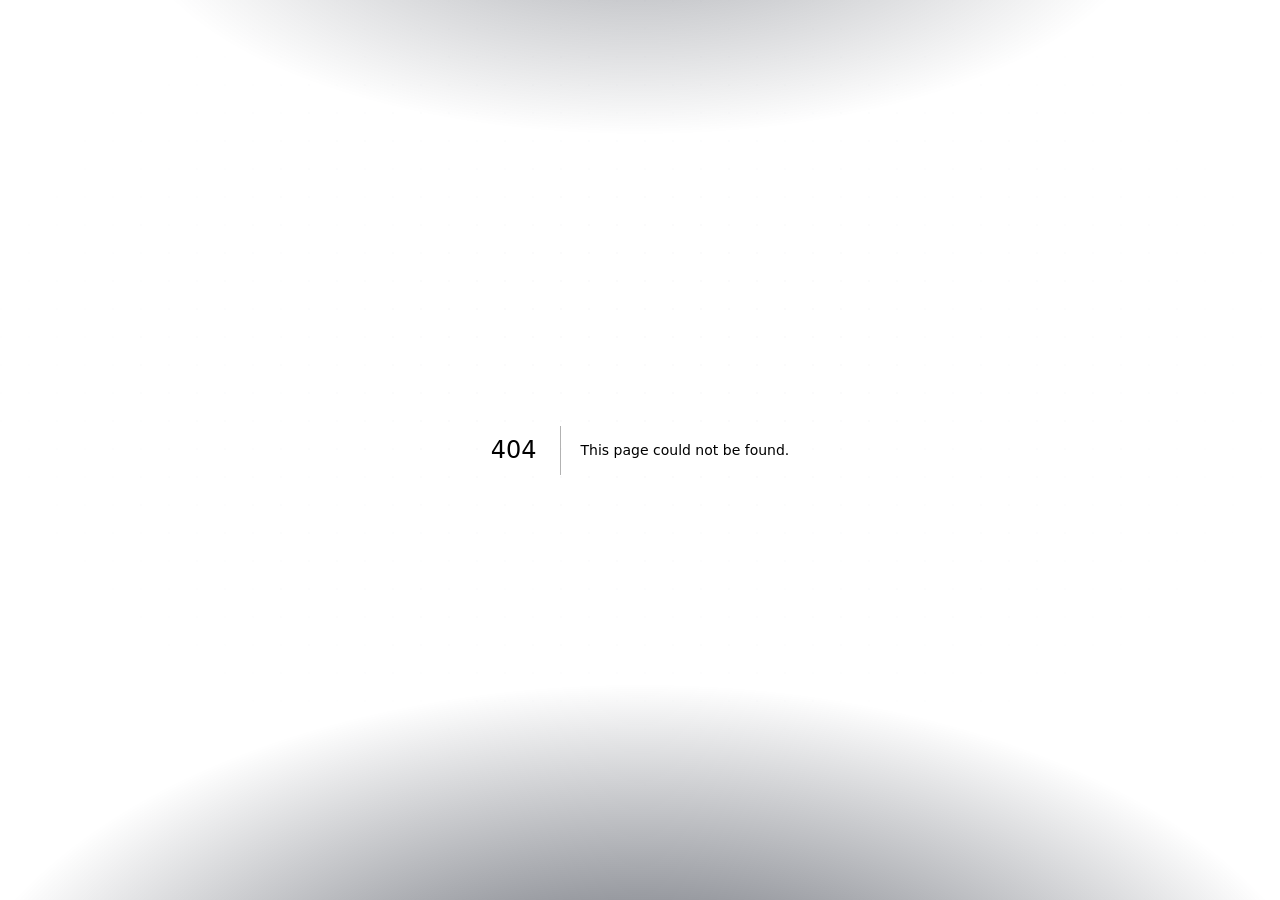
<file: 404/index.html>
<!DOCTYPE html><html lang="en"><head><meta charSet="utf-8"/><meta name="viewport" content="width=device-width, initial-scale=1"/><link rel="stylesheet" href="/_next/static/chunks/1dchhsbz_ys59.css" data-precedence="next"/><link rel="preload" as="script" fetchPriority="low" href="/_next/static/chunks/310vm2bl3xxpt.js"/><script src="/_next/static/chunks/19mx3mg6lkumu.js" async=""></script><script src="/_next/static/chunks/1rj7ns8rte9vc.js" async=""></script><script src="/_next/static/chunks/0erpg4rnzkm4w.js" async=""></script><script src="/_next/static/chunks/turbopack-1g4yvkg6ged8k.js" async=""></script><script src="/_next/static/chunks/3fntmmi971322.js" async=""></script><meta name="robots" content="noindex"/><title>Amr Gamal — AI Engineer Portfolio</title><meta name="description" content="Amr Gamal — Software engineer building AI-powered products and AI agents. Cairo, Egypt."/><link rel="icon" href="/icon.svg?icon.3806xiahlsbj2.svg" sizes="any" type="image/svg+xml"/><meta name="next-size-adjust" content=""/><title>404: This page could not be found.</title><script src="/_next/static/chunks/0cz1d0mv5g_q7.js" noModule=""></script></head><body class="inter_fe8b9d92-module__LINzvG__variable antialiased"><div hidden=""><!--$--><!--/$--></div><div style="font-family:system-ui,&quot;Segoe UI&quot;,Roboto,Helvetica,Arial,sans-serif,&quot;Apple Color Emoji&quot;,&quot;Segoe UI Emoji&quot;;height:100vh;text-align:center;display:flex;flex-direction:column;align-items:center;justify-content:center"><div><style>body{color:#000;background:#fff;margin:0}.next-error-h1{border-right:1px solid rgba(0,0,0,.3)}@media (prefers-color-scheme:dark){body{color:#fff;background:#000}.next-error-h1{border-right:1px solid rgba(255,255,255,.3)}}</style><h1 class="next-error-h1" style="display:inline-block;margin:0 20px 0 0;padding:0 23px 0 0;font-size:24px;font-weight:500;vertical-align:top;line-height:49px">404</h1><div style="display:inline-block"><h2 style="font-size:14px;font-weight:400;line-height:49px;margin:0">This page could not be found.</h2></div></div></div><!--$--><!--/$--><script src="/_next/static/chunks/310vm2bl3xxpt.js" id="_R_" async=""></script><script>(self.__next_f=self.__next_f||[]).push([0])</script><script>self.__next_f.push([1,"1:\"$Sreact.fragment\"\n2:I[39756,[\"/_next/static/chunks/3fntmmi971322.js\"],\"default\"]\n3:I[37457,[\"/_next/static/chunks/3fntmmi971322.js\"],\"default\"]\n4:I[97367,[\"/_next/static/chunks/3fntmmi971322.js\"],\"OutletBoundary\"]\n5:\"$Sreact.suspense\"\n8:I[97367,[\"/_next/static/chunks/3fntmmi971322.js\"],\"ViewportBoundary\"]\na:I[97367,[\"/_next/static/chunks/3fntmmi971322.js\"],\"MetadataBoundary\"]\nc:I[68027,[\"/_next/static/chunks/3fntmmi971322.js\"],\"default\",1]\n:HL[\"/_next/static/chunks/1dchhsbz_ys59.css\",\"style\"]\n7:X\n0:{\"P\":null,\"c\":[\"\",\"_not-found\",\"\"],\"q\":\"\",\"i\":false,\"f\":[[[\"\",{\"children\":[\"/_not-found\",{\"children\":[\"__PAGE__\",{},\"$undefined\",\"$undefined\",4608]},\"$undefined\",\"$undefined\",4608]},\"$undefined\",\"$undefined\",4624],[[\"$\",\"$1\",\"c\",{\"children\":[[[\"$\",\"link\",\"0\",{\"rel\":\"stylesheet\",\"href\":\"/_next/static/chunks/1dchhsbz_ys59.css\",\"precedence\":\"next\",\"crossOrigin\":\"$undefined\",\"nonce\":\"$undefined\"}],[\"$\",\"script\",\"script-0\",{\"src\":\"/_next/static/chunks/3fntmmi971322.js\",\"async\":true,\"nonce\":\"$undefined\"}]],[\"$\",\"html\",null,{\"lang\":\"en\",\"children\":[\"$\",\"body\",null,{\"className\":\"inter_fe8b9d92-module__LINzvG__variable antialiased\",\"children\":[\"$\",\"$L2\",null,{\"parallelRouterKey\":\"children\",\"error\":\"$undefined\",\"errorStyles\":\"$undefined\",\"errorScripts\":\"$undefined\",\"template\":[\"$\",\"$L3\",null,{}],\"templateStyles\":\"$undefined\",\"templateScripts\":\"$undefined\",\"notFound\":[[[\"$\",\"title\",null,{\"children\":\"404: This page could not be found.\"}],[\"$\",\"div\",null,{\"style\":{\"fontFamily\":\"system-ui,\\\"Segoe UI\\\",Roboto,Helvetica,Arial,sans-serif,\\\"Apple Color Emoji\\\",\\\"Segoe UI Emoji\\\"\",\"height\":\"100vh\",\"textAlign\":\"center\",\"display\":\"flex\",\"flexDirection\":\"column\",\"alignItems\":\"center\",\"justifyContent\":\"center\"},\"children\":[\"$\",\"div\",null,{\"children\":[[\"$\",\"style\",null,{\"dangerouslySetInnerHTML\":{\"__html\":\"body{color:#000;background:#fff;margin:0}.next-error-h1{border-right:1px solid rgba(0,0,0,.3)}@media (prefers-color-scheme:dark){body{color:#fff;background:#000}.next-error-h1{border-right:1px solid rgba(255,255,255,.3)}}\"}}],[\"$\",\"h1\",null,{\"className\":\"next-error-h1\",\"style\":{\"display\":\"inline-block\",\"margin\":\"0 20px 0 0\",\"padding\":\"0 23px 0 0\",\"fontSize\":24,\"fontWeight\":500,\"verticalAlign\":\"top\",\"lineHeight\":\"49px\"},\"children\":404}],[\"$\",\"div\",null,{\"style\":{\"display\":\"inline-block\"},\"children\":[\"$\",\"h2\",null,{\"style\":{\"fontSize\":14,\"fontWeight\":400,\"lineHeight\":\"49px\",\"margin\":0},\"children\":\"This page could not be found.\"}]}]]}]}]],[]],\"forbidden\":\"$undefined\",\"unauthorized\":\"$undefined\"}]}]}]]}],{\"children\":[[\"$\",\"$1\",\"c\",{\"children\":[null,[\"$\",\"$L2\",null,{\"parallelRouterKey\":\"children\",\"error\":\"$undefined\",\"errorStyles\":\"$undefined\",\"errorScripts\":\"$undefined\",\"template\":[\"$\",\"$L3\",null,{}],\"templateStyles\":\"$undefined\",\"templateScripts\":\"$undefined\",\"notFound\":\"$undefined\",\"forbidden\":\"$undefined\",\"unauthorized\":\"$undefined\"}]]}],{\"children\":[[\"$\",\"$1\",\"c\",{\"children\":[[[\"$\",\"title\",null,{\"children\":\"404: This page could not be found.\"}],[\"$\",\"div\",null,{\"style\":\"$0:f:0:1:0:props:children:1:props:children:props:children:props:notFound:0:1:props:style\",\"children\":[\"$\",\"div\",null,{\"children\":[[\"$\",\"style\",null,{\"dangerouslySetInnerHTML\":{\"__html\":\"body{color:#000;background:#fff;margin:0}.next-error-h1{border-right:1px solid rgba(0,0,0,.3)}@media (prefers-color-scheme:dark){body{color:#fff;background:#000}.next-error-h1{border-right:1px solid rgba(255,255,255,.3)}}\"}}],[\"$\",\"h1\",null,{\"className\":\"next-error-h1\",\"style\":\"$0:f:0:1:0:props:children:1:props:children:props:children:props:notFound:0:1:props:children:props:children:1:props:style\",\"children\":404}],[\"$\",\"div\",null,{\"style\":\"$0:f:0:1:0:props:children:1:props:children:props:children:props:notFound:0:1:props:children:props:children:2:props:style\",\"children\":[\"$\",\"h2\",null,{\"style\":\"$0:f:0:1:0:props:children:1:props:children:props:children:props:notFound:0:1:props:children:props:children:2:props:children:props:style\",\"children\":\"This page could not be found.\"}]}]]}]}]],null,[\"$\",\"$L4\",null,{\"children\":[\"$\",\"$5\",null,{\"name\":\"Next.MetadataOutlet\",\"children\":\"$@6\"}]}]]}],{},null,false,null]},null,false,\"$7\"]},null,false,null],[\"$\",\"$1\",\"h\",{\"children\":[[\"$\",\"meta\",null,{\"name\":\"robots\",\"content\":\"noindex\"}],[\"$\",\"$L8\",null,{\"children\":\"$L9\"}],[\"$\",\"div\",null,{\"hidden\":true,\"children\":[\"$\",\"$La\",null,{\"children\":[\"$\",\"$5\",null,{\"name\":\"Next.Metadata\",\"children\":\"$Lb\"}]}]}],[\"$\",\"meta\",null,{\"name\":\"next-size-adjust\",\"content\":\"\"}]]}],false]],\"m\":\"$undefined\",\"G\":[\"$c\",[[\"$\",\"link\",\"0\",{\"rel\":\"stylesheet\",\"href\":\"/_next/static/chunks/1dchhsbz_ys59.css\",\"precedence\":\"next\",\"crossOrigin\":\"$undefined\",\"nonce\":\"$undefined\"}]]],\"S\":true,\"h\":null,\"r\":\"$undefined\",\"s\":\"$undefined\",\"a\":\"$undefined\",\"l\":\"$undefined\",\"p\":\"$undefined\",\"d\":\"$undefined\",\"b\":\"IIsg2SoZfEC2Is6sc2IpN\"}\n7:C\n9:[[\"$\",\"meta\",\"0\",{\"charSet\":\"utf-8\"}],[\"$\",\"meta\",\"1\",{\"name\":\"viewport\",\"content\":\"width=device-width, initial-scale=1\"}]]\nd:I[27201,[\"/_next/static/chunks/3fntmmi971322.js\"],\"IconMark\"]\n6:null\nb:[[\"$\",\"title\",\"0\",{\"children\":\"Amr Gamal — AI Engineer Portfolio\"}],[\"$\",\"meta\",\"1\",{\"name\":\"description\",\"content\":\"Amr Gamal — Software engineer building AI-powered products and AI agents. Cairo, Egypt.\"}],[\"$\",\"link\",\"2\",{\"rel\":\"icon\",\"href\":\"/icon.svg?icon.3806xiahlsbj2.svg\",\"sizes\":\"any\",\"type\":\"image/svg+xml\"}],[\"$\",\"$Ld\",\"3\",{}]]\n"])</script></body></html>
</file>
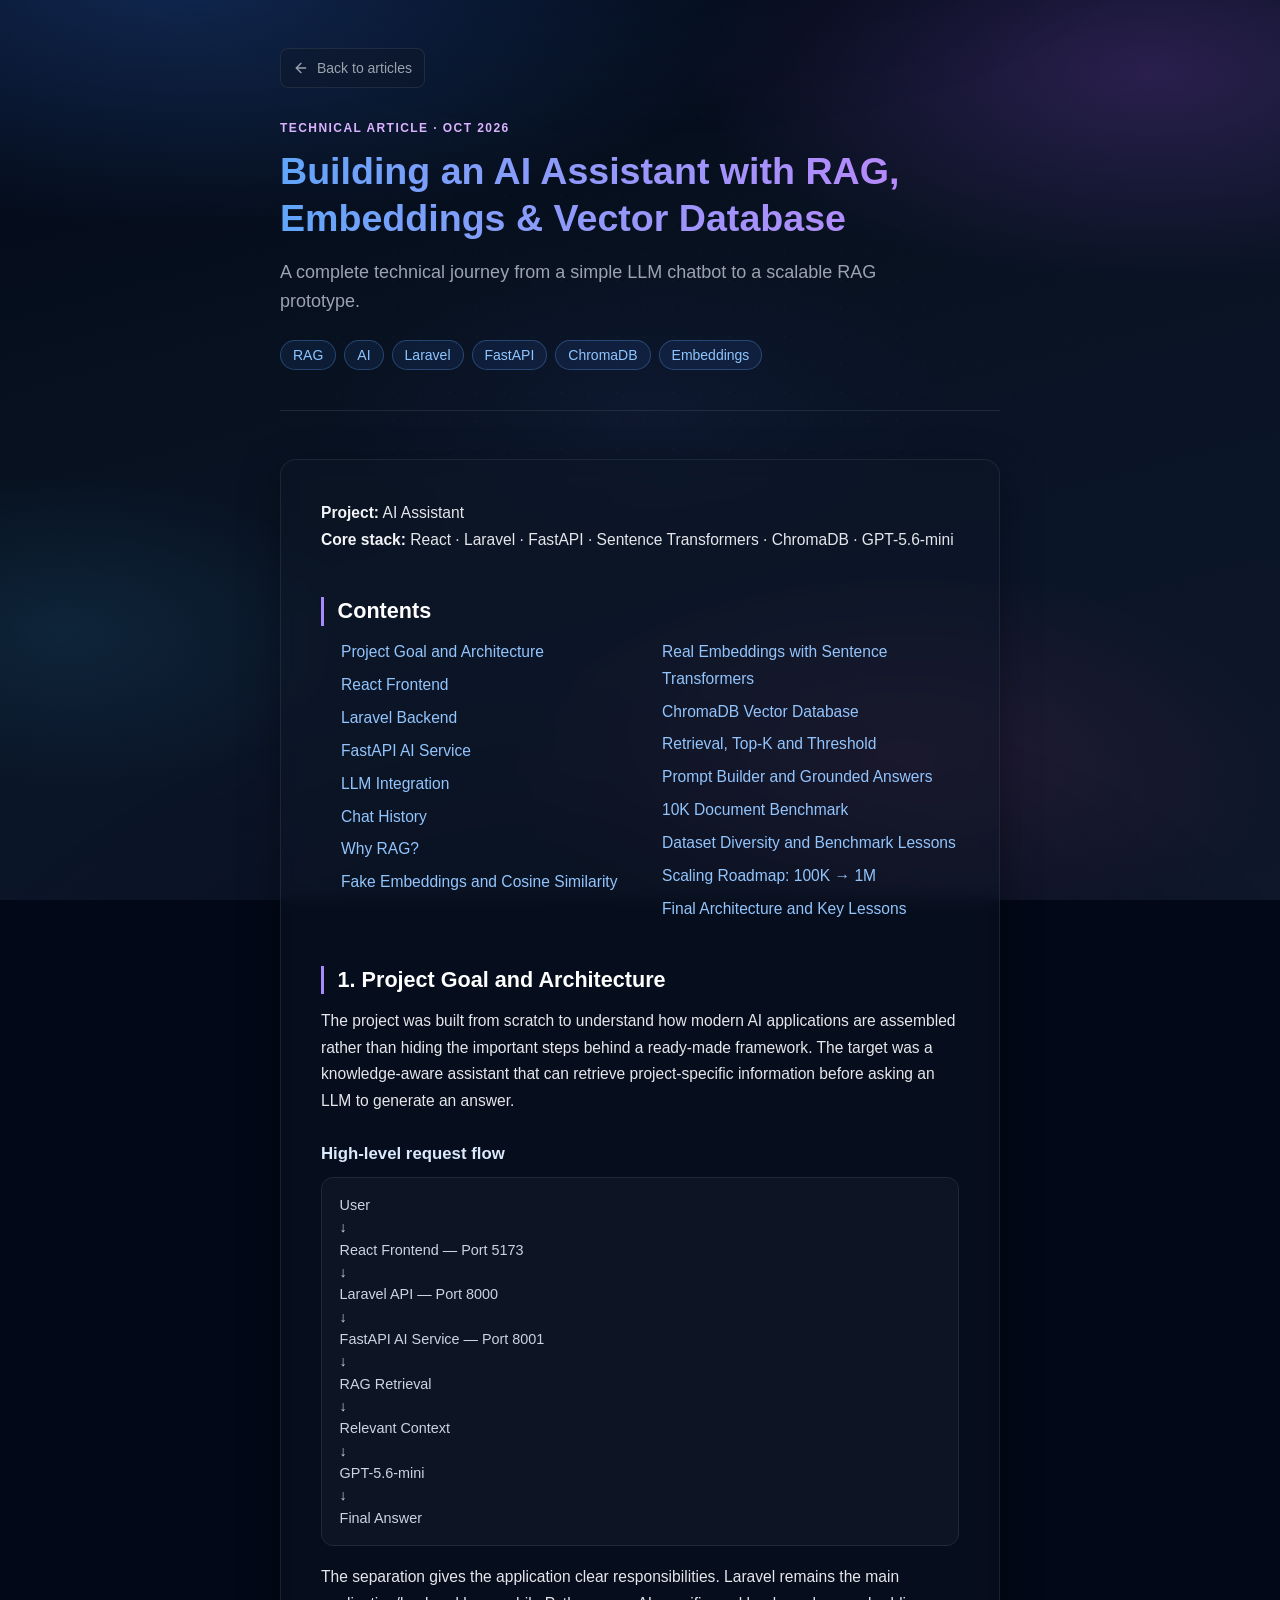
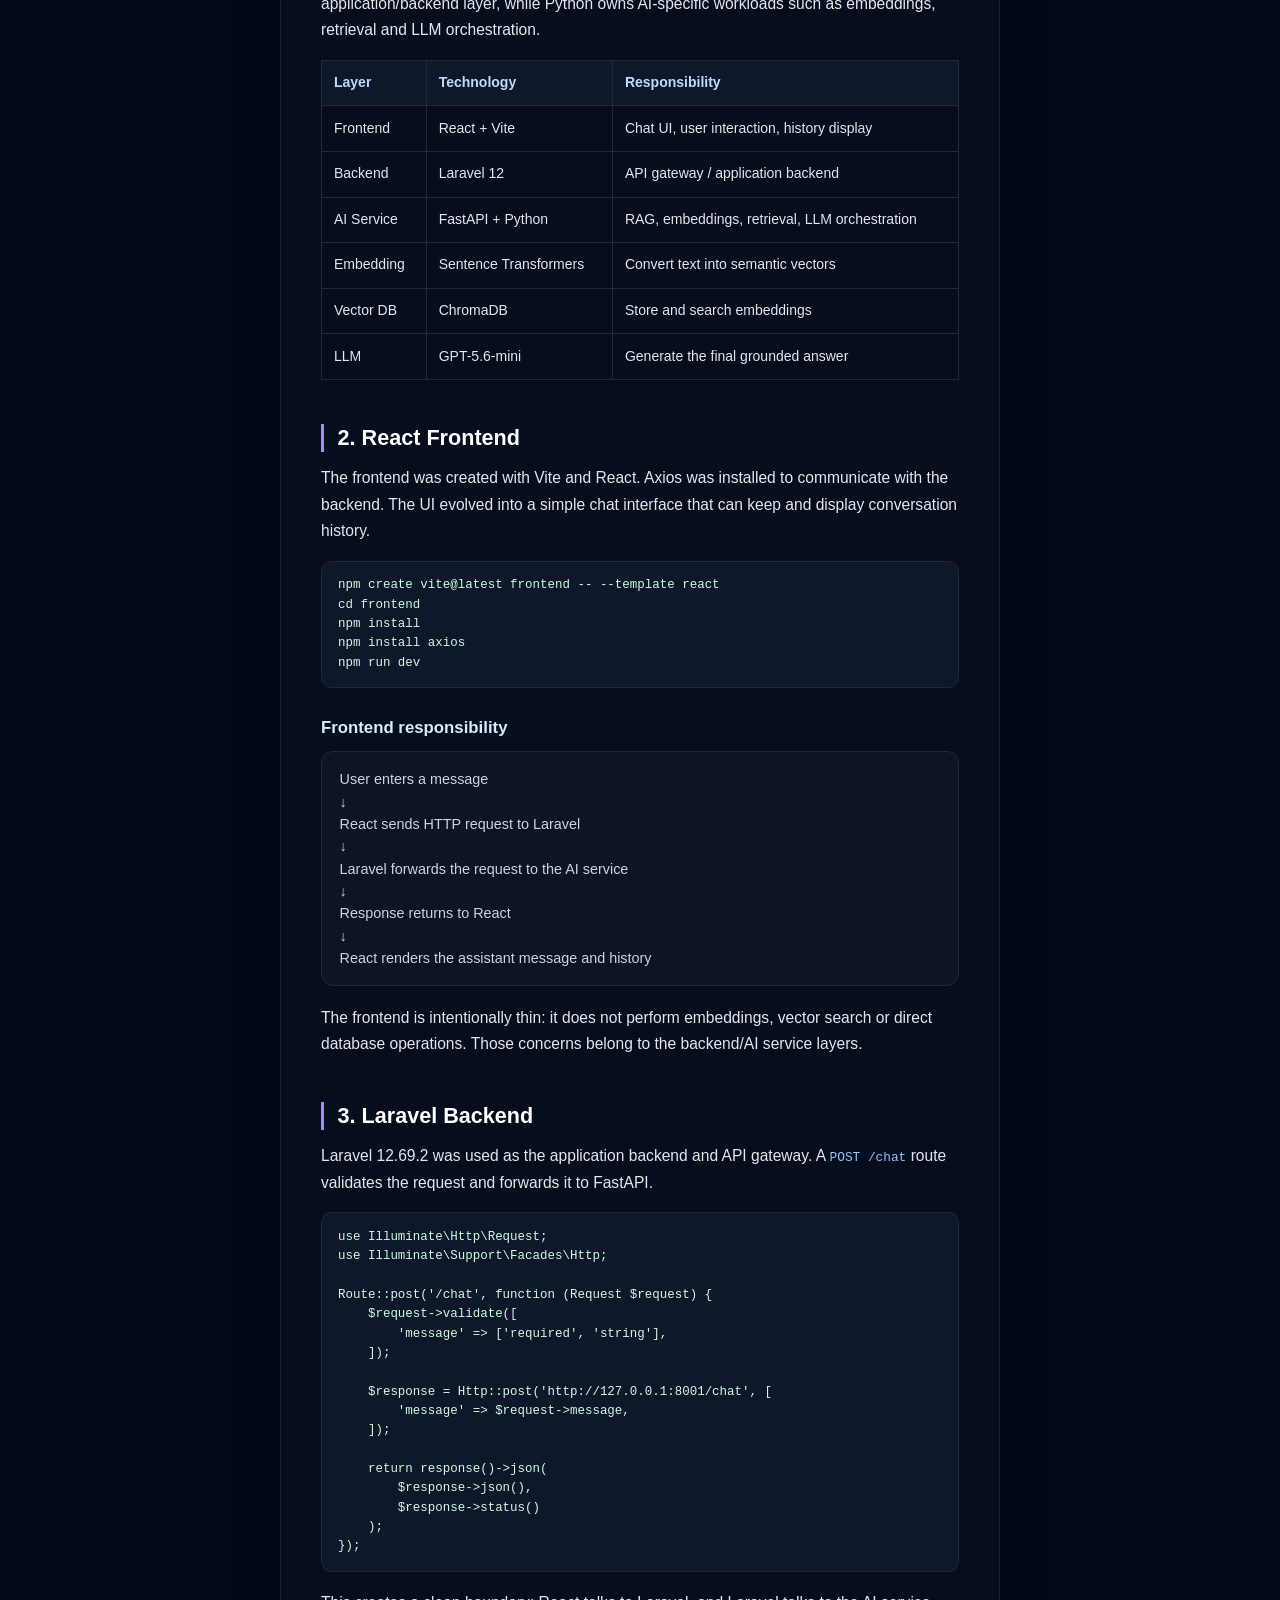
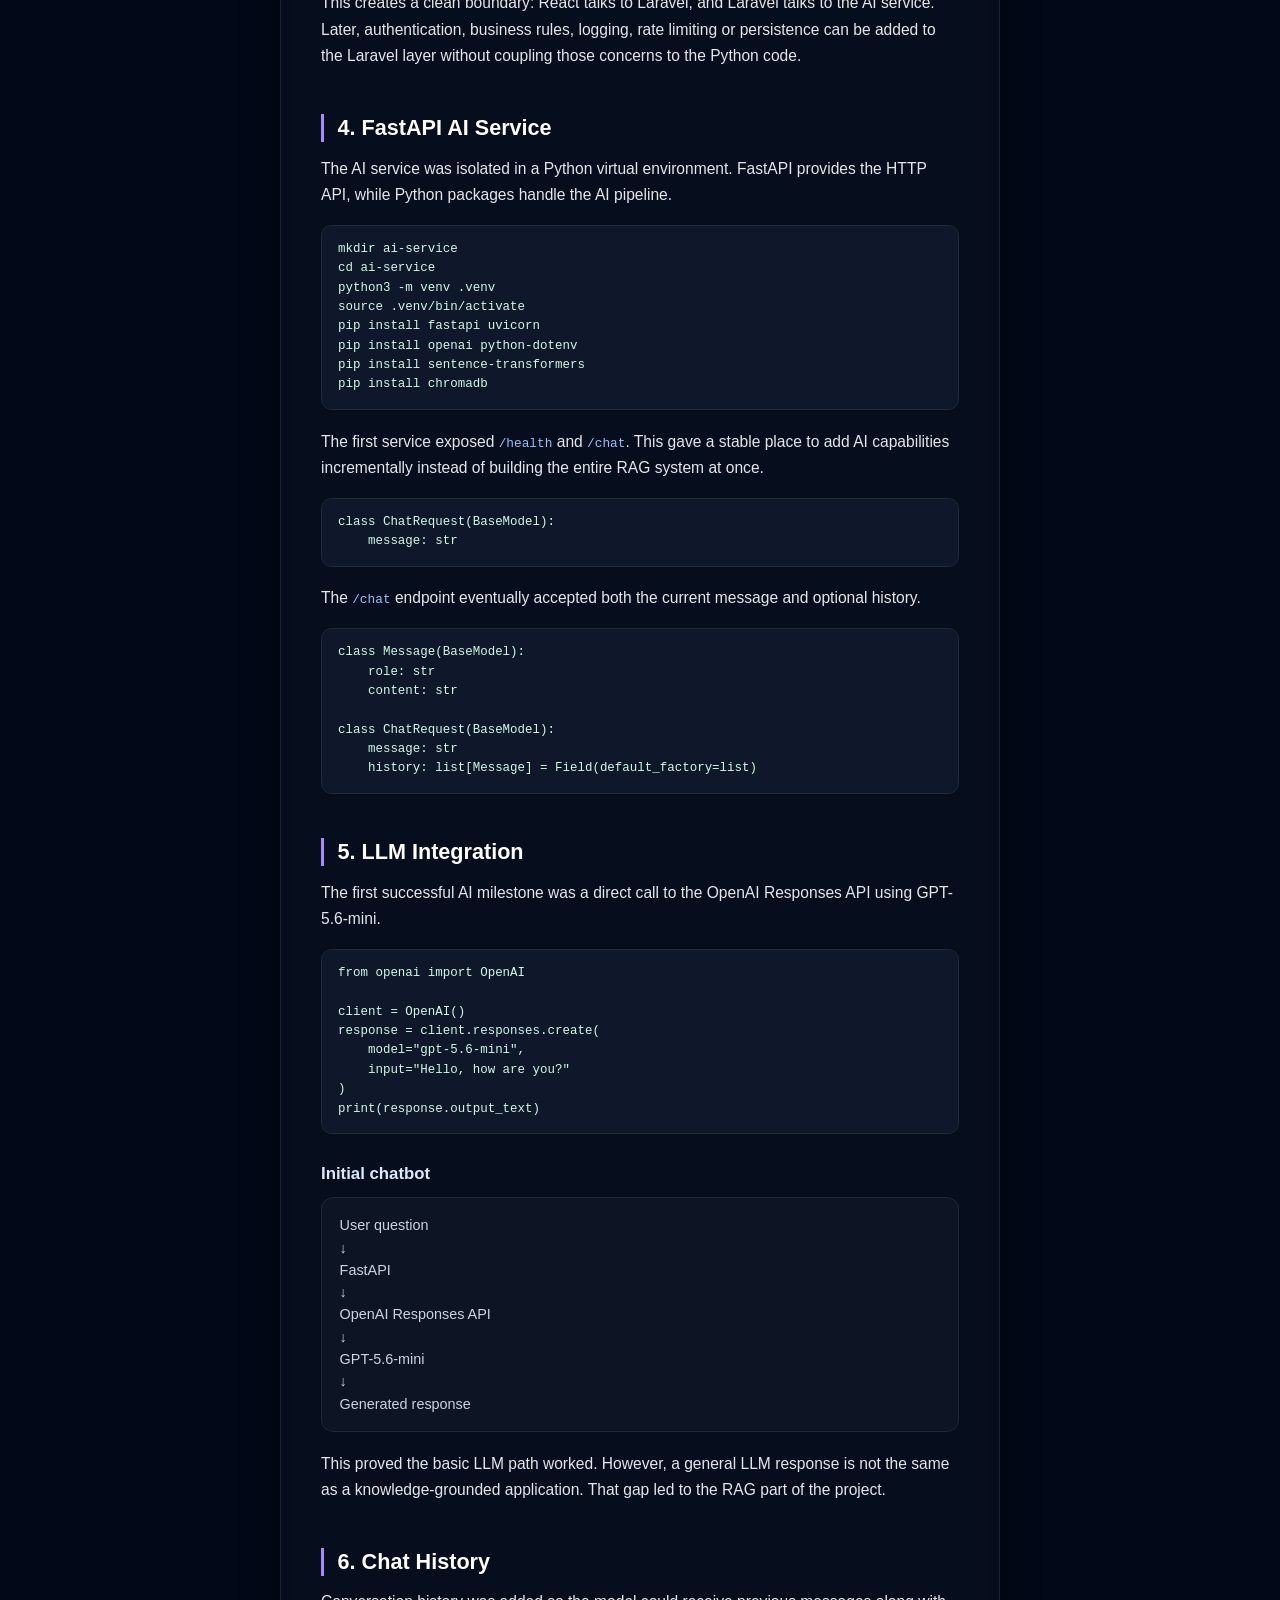
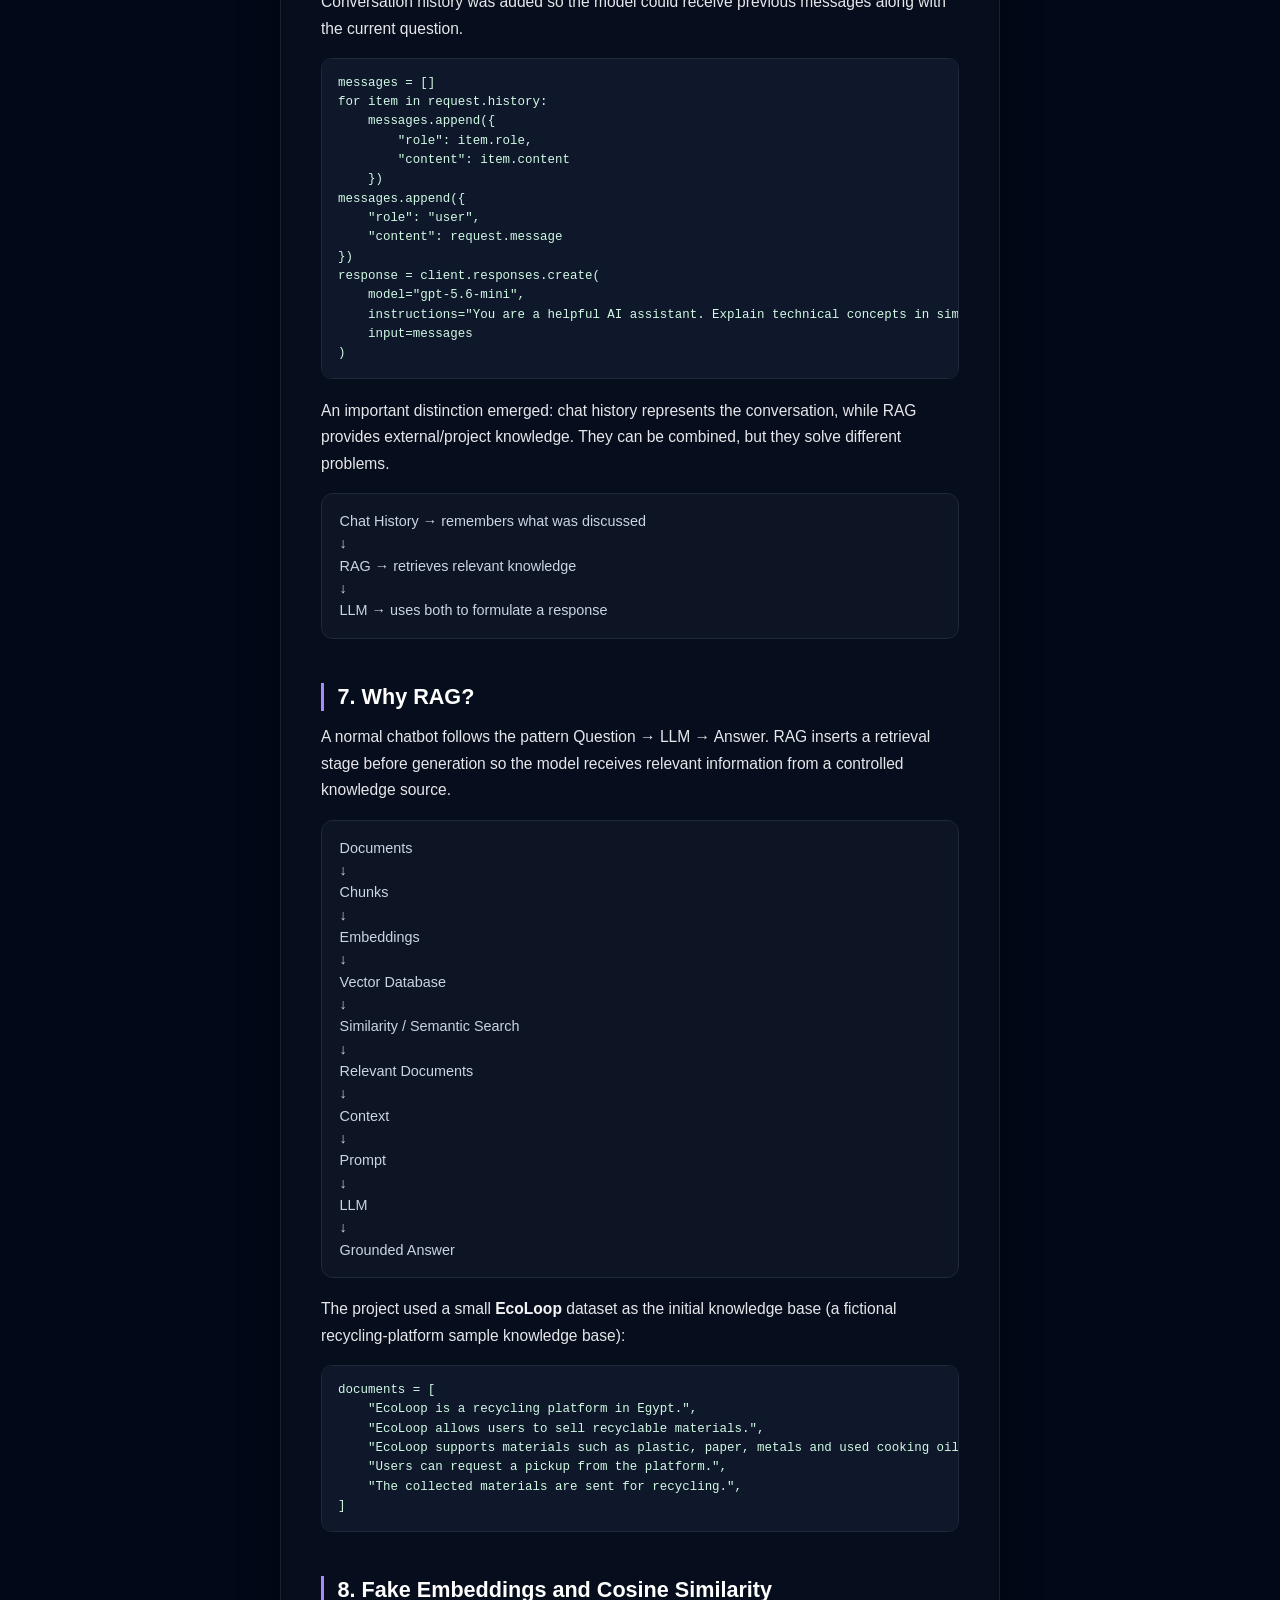
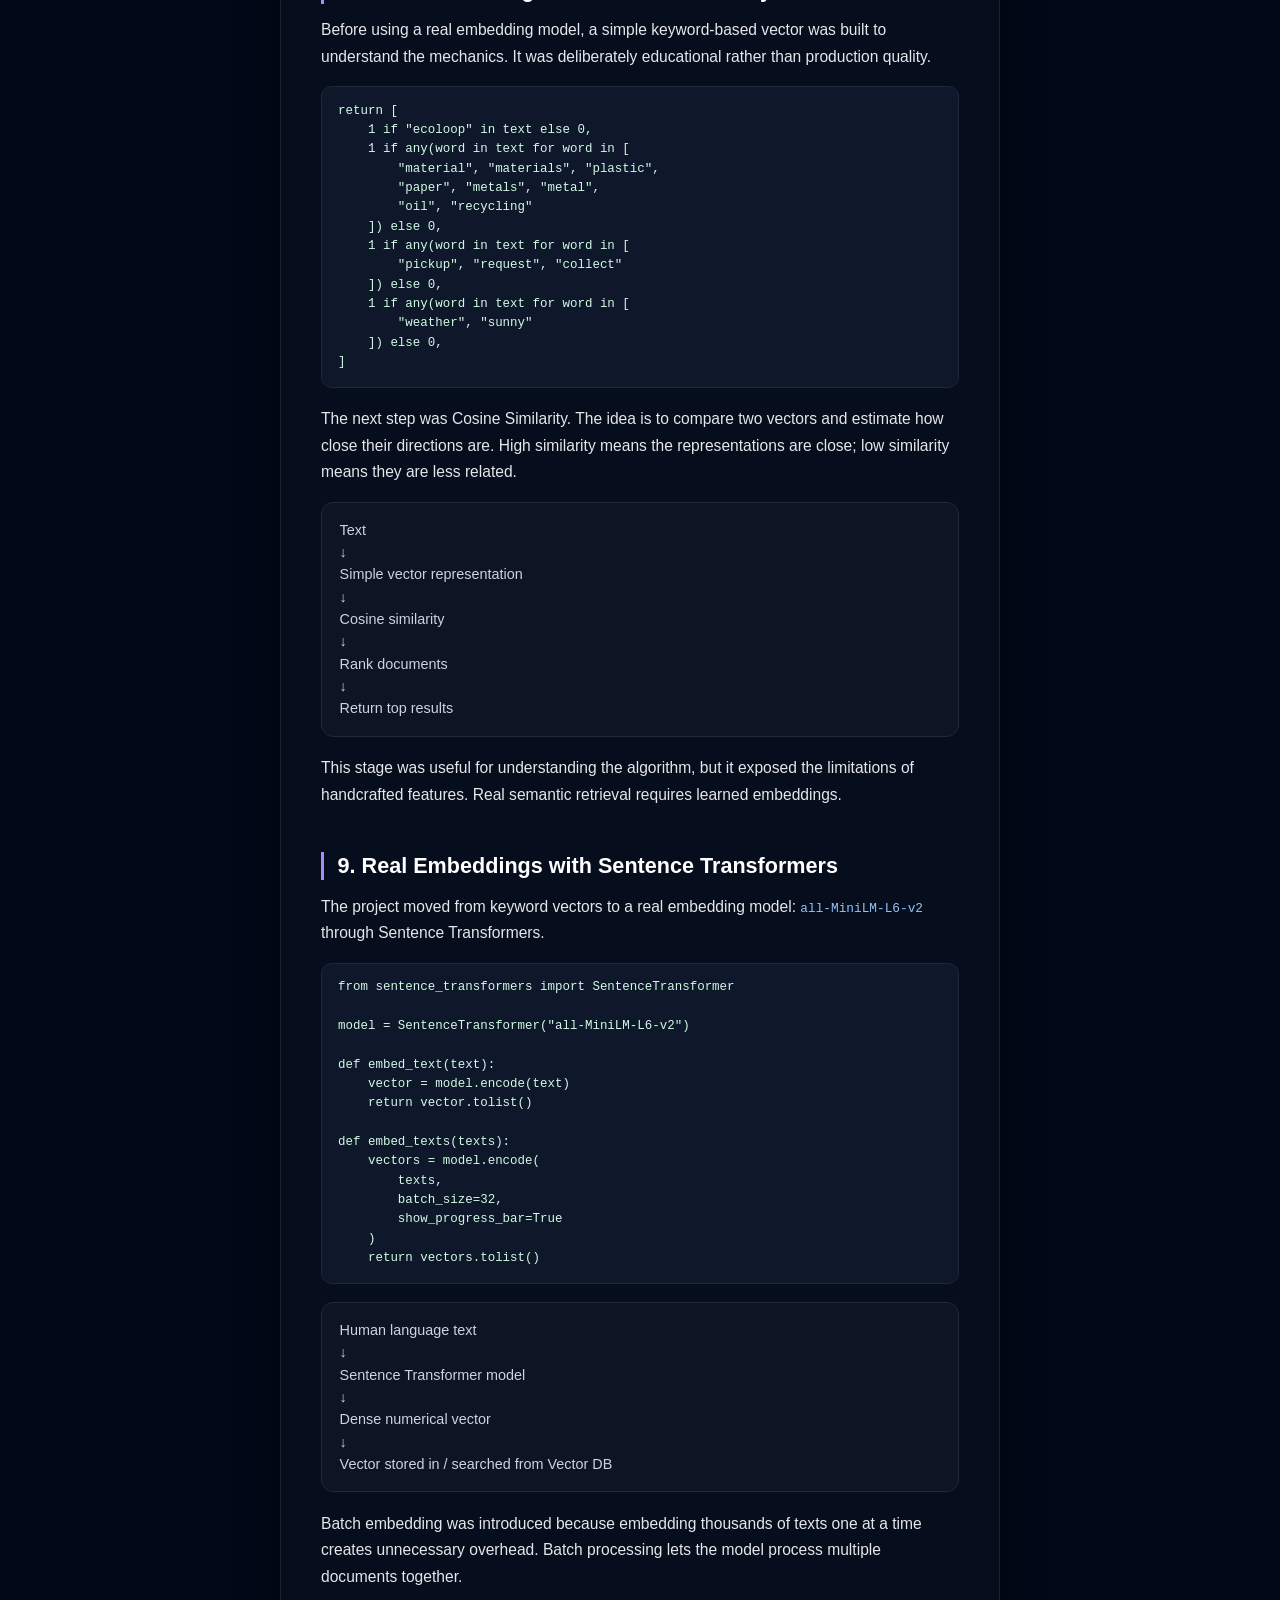
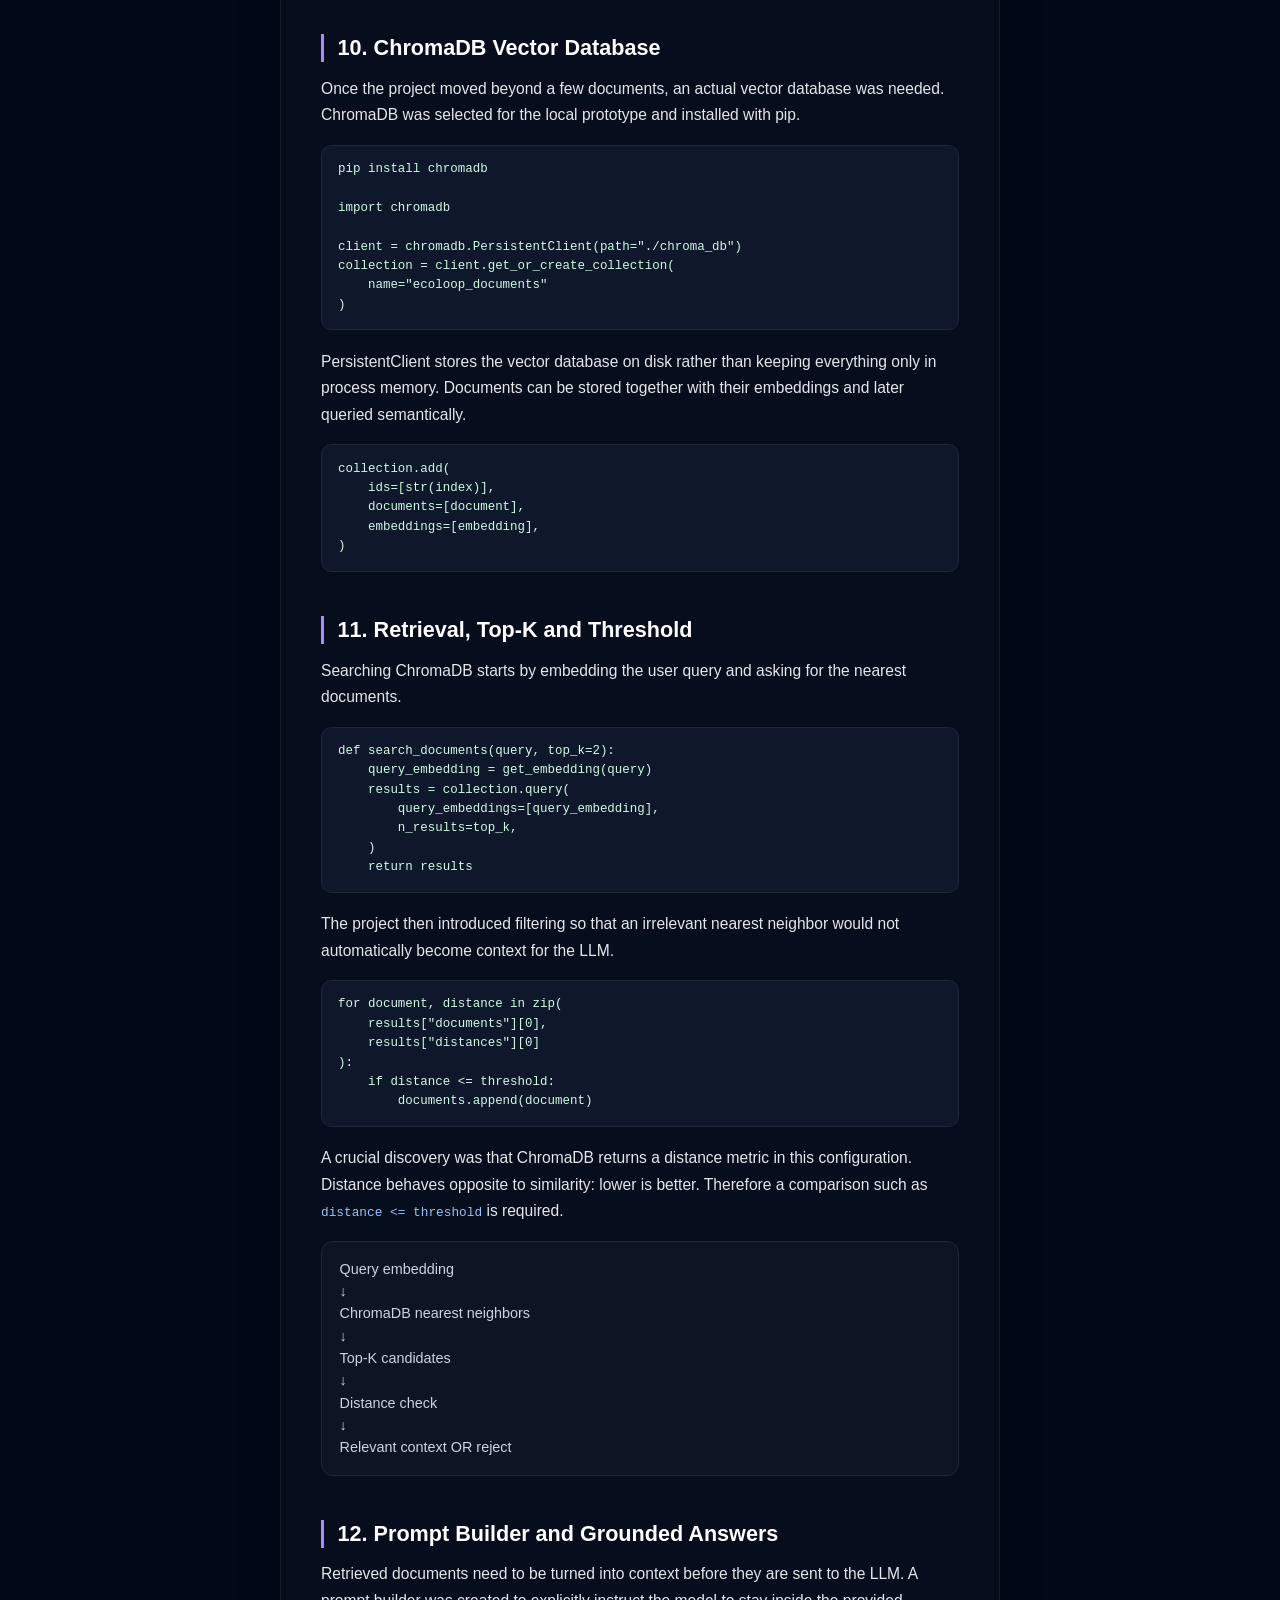
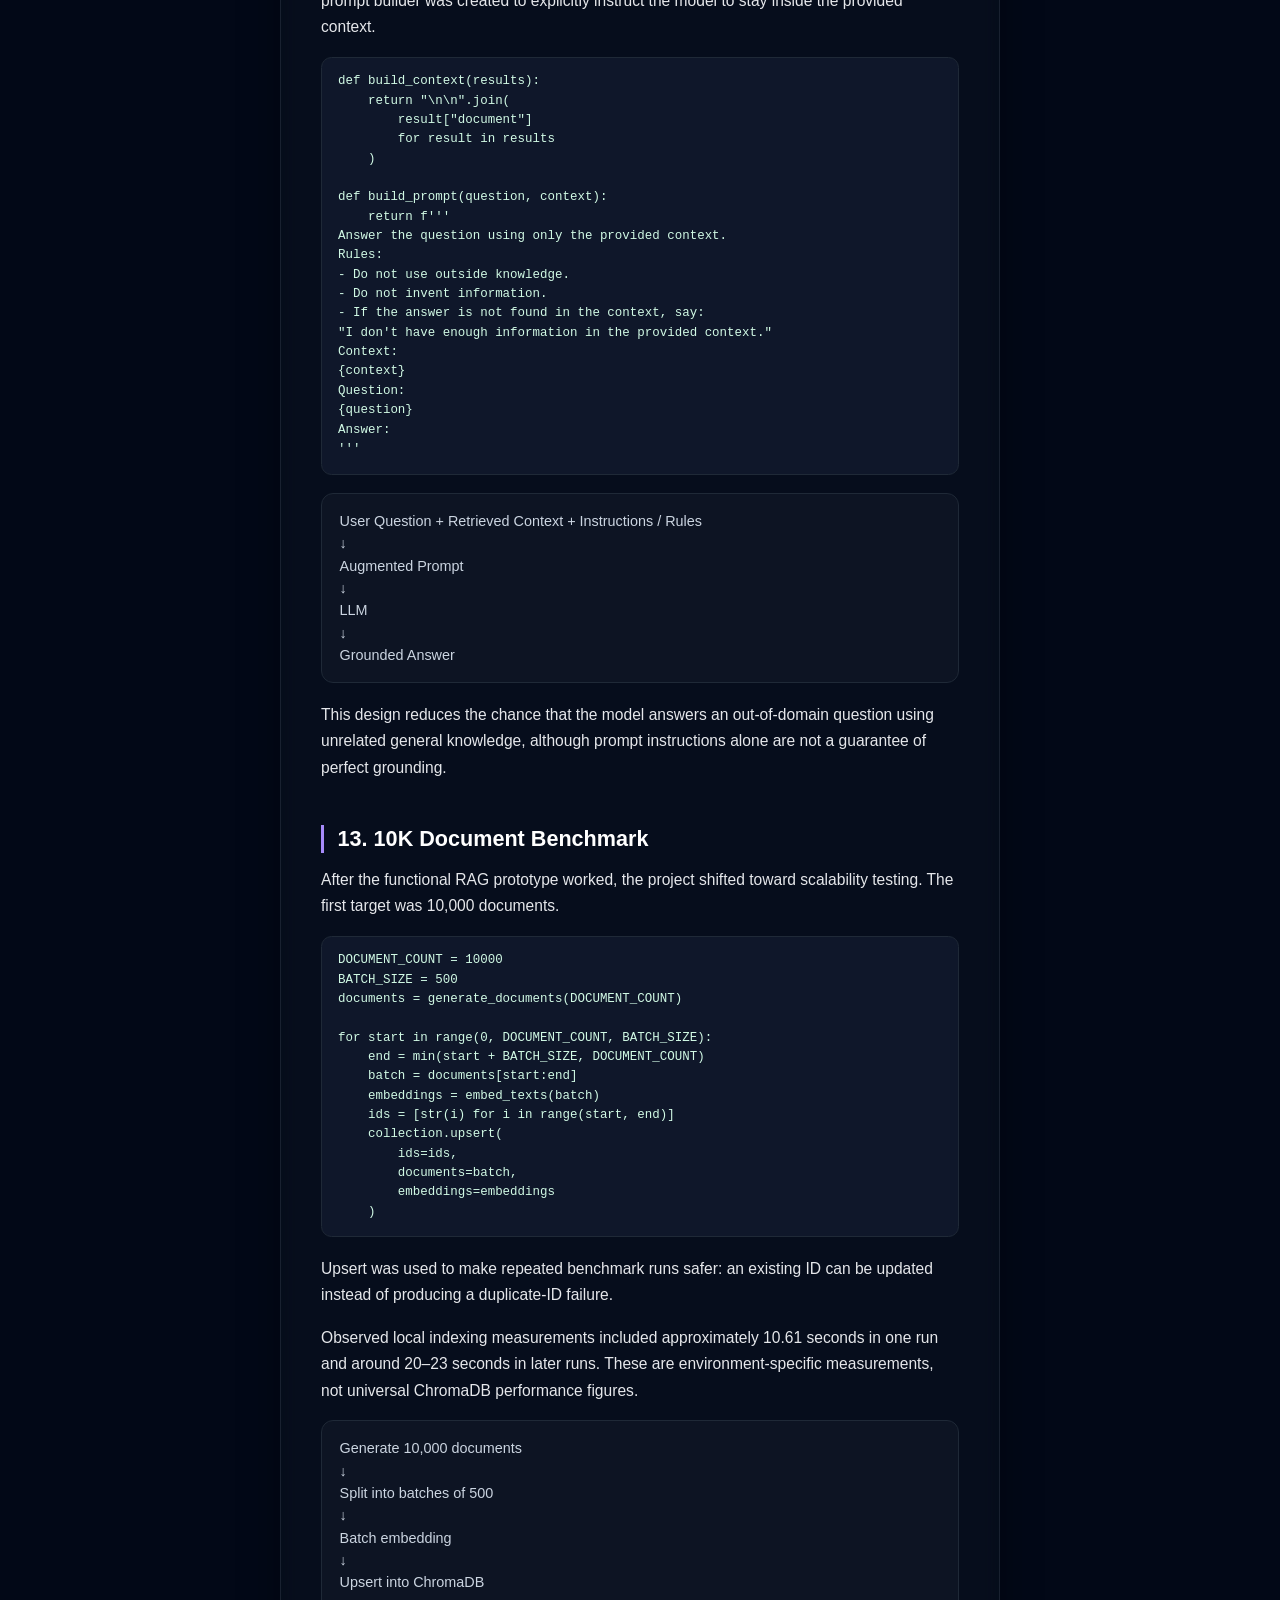
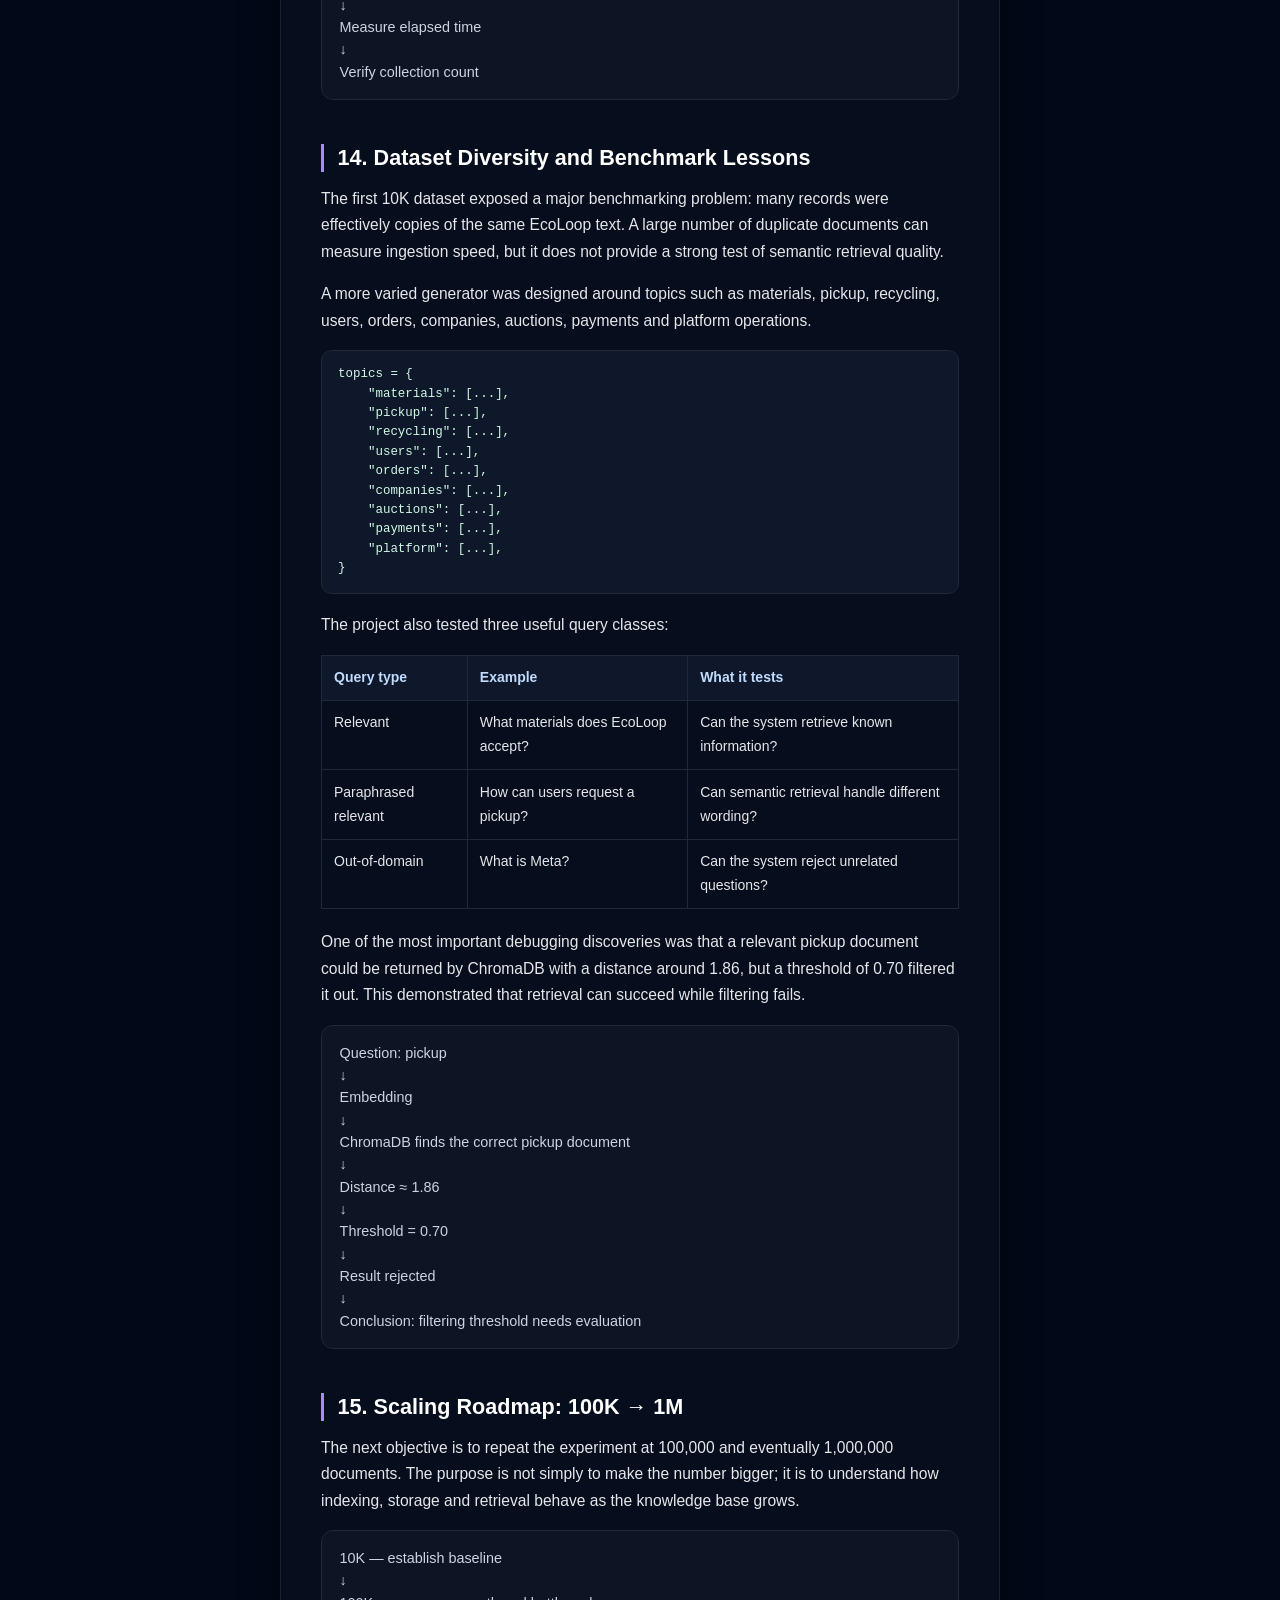
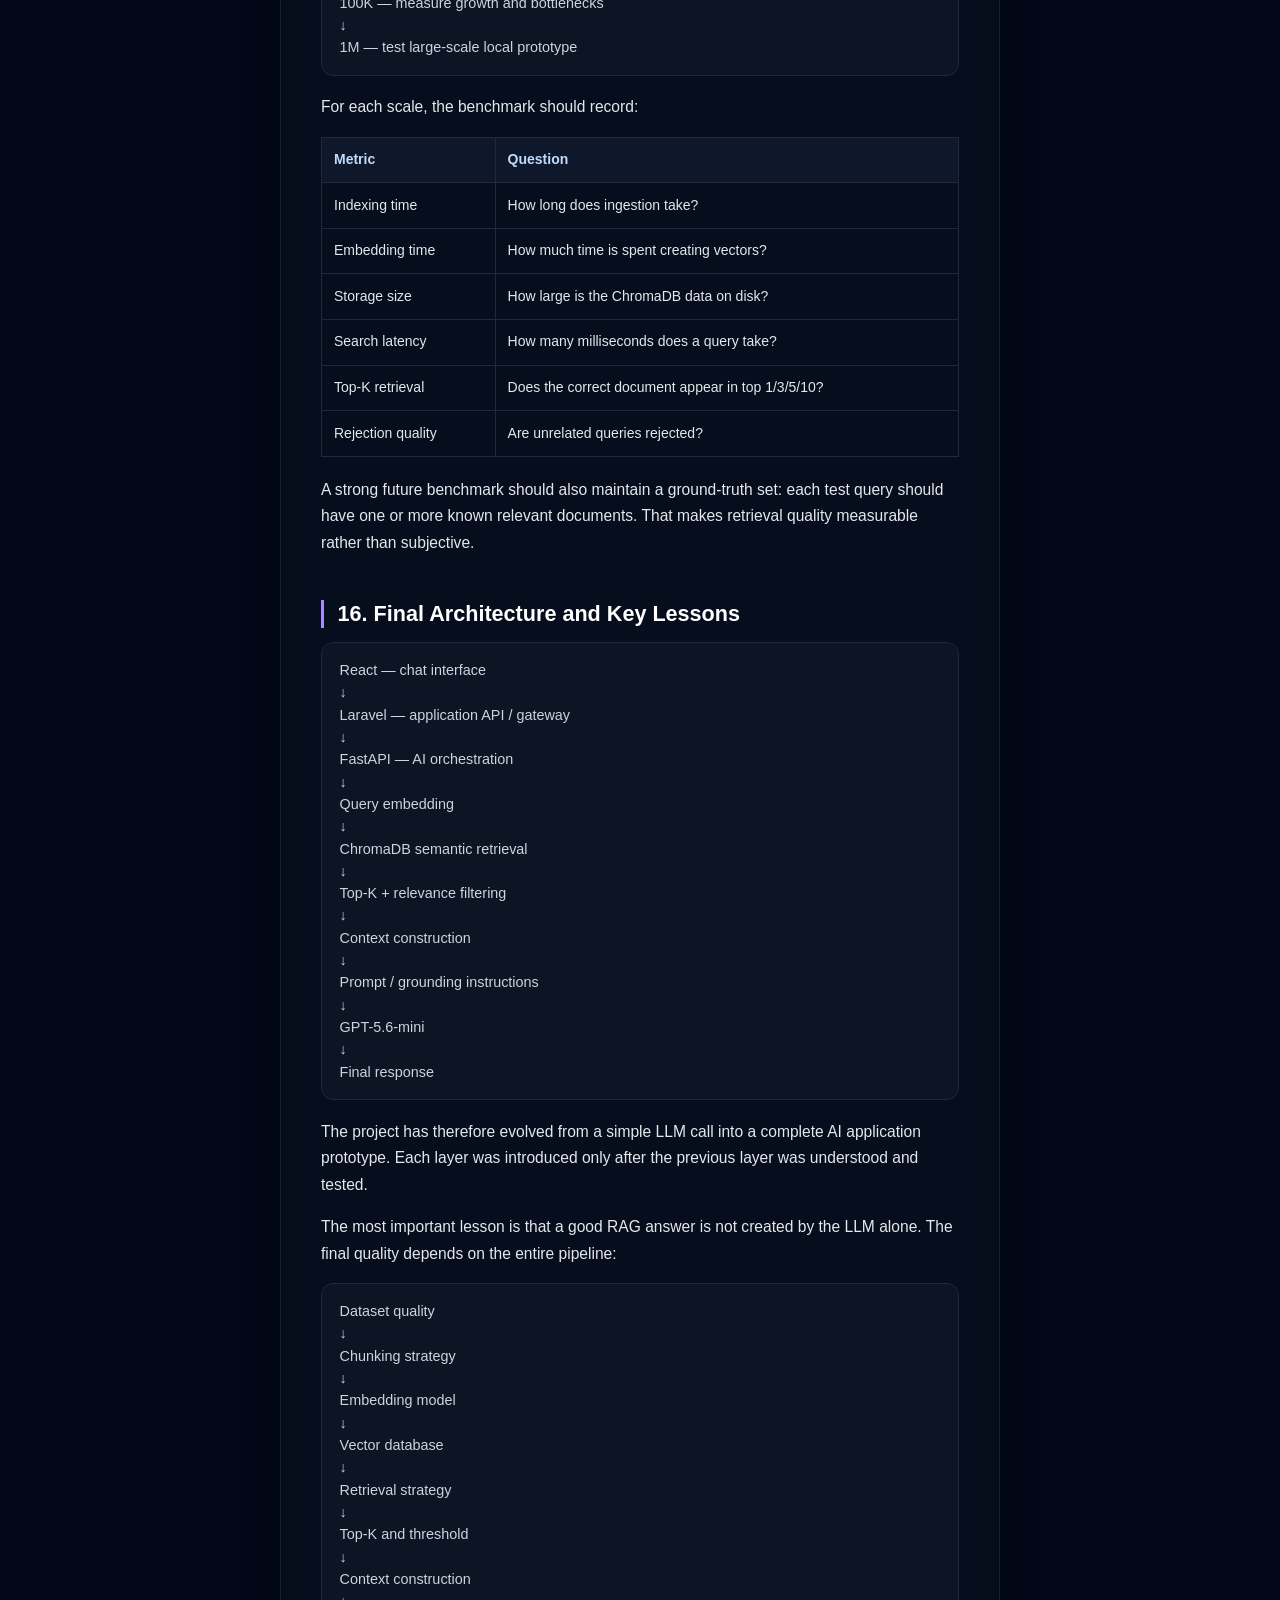
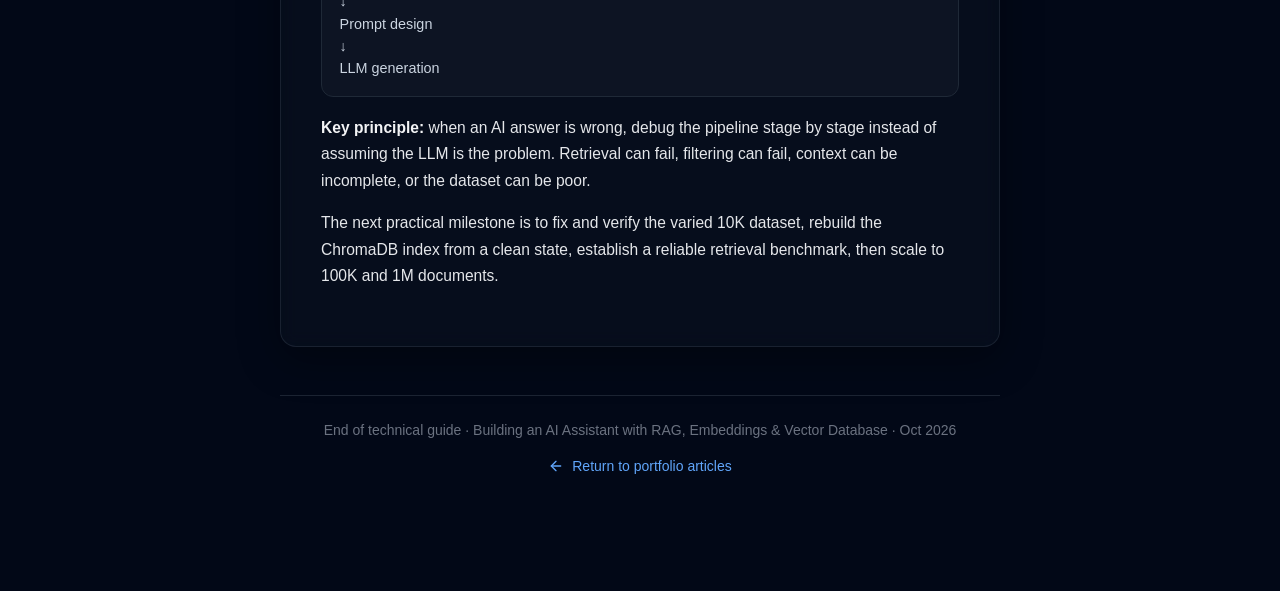
<file: articles/building-ai-assistant-rag/index.html>
<!DOCTYPE html><html lang="en"><head><meta charSet="utf-8"/><meta name="viewport" content="width=device-width, initial-scale=1"/><link rel="preload" href="/_next/static/media/83afe278b6a6bb3c-s.p.2bn3s6zvc0dyp.woff2" as="font" crossorigin="" type="font/woff2"/><link rel="stylesheet" href="/_next/static/chunks/1dchhsbz_ys59.css" data-precedence="next"/><link rel="preload" as="script" fetchPriority="low" href="/_next/static/chunks/310vm2bl3xxpt.js"/><script src="/_next/static/chunks/19mx3mg6lkumu.js" async=""></script><script src="/_next/static/chunks/1rj7ns8rte9vc.js" async=""></script><script src="/_next/static/chunks/0erpg4rnzkm4w.js" async=""></script><script src="/_next/static/chunks/turbopack-1g4yvkg6ged8k.js" async=""></script><script src="/_next/static/chunks/3fntmmi971322.js" async=""></script><script src="/_next/static/chunks/2cin3-r518p9t.js" async=""></script><title>Building an AI Assistant with RAG, Embeddings &amp; Vector Database — Amr Gamal</title><meta name="description" content="A complete technical journey from a simple LLM chatbot to a scalable RAG prototype — Laravel, FastAPI, embeddings, and ChromaDB."/><link rel="icon" href="/icon.svg?icon.3806xiahlsbj2.svg" sizes="any" type="image/svg+xml"/><meta name="next-size-adjust" content=""/><script src="/_next/static/chunks/0cz1d0mv5g_q7.js" noModule=""></script></head><body class="inter_fe8b9d92-module__LINzvG__variable antialiased"><div hidden=""><!--$--><!--/$--></div><div class="relative z-10 min-h-screen min-w-0 overflow-x-clip"><div class="mx-auto max-w-3xl px-4 pb-20 pt-8 sm:px-6 sm:pb-28 sm:pt-12"><a class="btn-lift mb-8 inline-flex min-h-10 items-center gap-2 rounded-lg border border-gray-700/50 bg-gray-900/40 px-3 py-2 text-sm text-gray-400 backdrop-blur-sm transition-colors hover:border-blue-400/50 hover:text-white" href="/#articles"><svg xmlns="http://www.w3.org/2000/svg" width="24" height="24" viewBox="0 0 24 24" fill="none" stroke="currentColor" stroke-width="2" stroke-linecap="round" stroke-linejoin="round" class="lucide lucide-arrow-left h-4 w-4" aria-hidden="true"><path d="m12 19-7-7 7-7"></path><path d="M19 12H5"></path></svg>Back to articles</a><header class="mb-10 border-b border-gray-700/50 pb-8 sm:mb-12 sm:pb-10"><p class="mb-3 text-xs font-semibold uppercase tracking-[0.12em] text-purple-300">Technical article · Oct 2026</p><h1 class="mb-4 bg-gradient-to-r from-blue-400 to-purple-400 bg-clip-text text-3xl font-bold leading-tight text-transparent sm:text-4xl md:text-[2.35rem]">Building an AI Assistant with RAG, Embeddings &amp; Vector Database</h1><p class="mb-6 max-w-2xl text-base leading-relaxed text-gray-400 sm:text-lg">A complete technical journey from a simple LLM chatbot to a scalable RAG prototype.</p><div class="flex flex-wrap gap-2"><span class="rounded-full border border-blue-400/30 bg-blue-500/10 px-3 py-1 text-sm text-blue-300">RAG</span><span class="rounded-full border border-blue-400/30 bg-blue-500/10 px-3 py-1 text-sm text-blue-300">AI</span><span class="rounded-full border border-blue-400/30 bg-blue-500/10 px-3 py-1 text-sm text-blue-300">Laravel</span><span class="rounded-full border border-blue-400/30 bg-blue-500/10 px-3 py-1 text-sm text-blue-300">FastAPI</span><span class="rounded-full border border-blue-400/30 bg-blue-500/10 px-3 py-1 text-sm text-blue-300">ChromaDB</span><span class="rounded-full border border-blue-400/30 bg-blue-500/10 px-3 py-1 text-sm text-blue-300">Embeddings</span></div></header><article class="article-prose card-surface rounded-2xl border border-gray-700/40 bg-gray-900/35 p-5 shadow-[0_12px_40px_rgba(0,0,0,0.35)] backdrop-blur-sm sm:p-8 md:p-10"><p><strong>Project:</strong> AI Assistant<br />
<strong>Core stack:</strong> React · Laravel · FastAPI · Sentence Transformers · ChromaDB · GPT-5.6-mini</p>

<h2>Contents</h2>
<ol class="toc">
  <li><a href="#s1">Project Goal and Architecture</a></li>
  <li><a href="#s2">React Frontend</a></li>
  <li><a href="#s3">Laravel Backend</a></li>
  <li><a href="#s4">FastAPI AI Service</a></li>
  <li><a href="#s5">LLM Integration</a></li>
  <li><a href="#s6">Chat History</a></li>
  <li><a href="#s7">Why RAG?</a></li>
  <li><a href="#s8">Fake Embeddings and Cosine Similarity</a></li>
  <li><a href="#s9">Real Embeddings with Sentence Transformers</a></li>
  <li><a href="#s10">ChromaDB Vector Database</a></li>
  <li><a href="#s11">Retrieval, Top-K and Threshold</a></li>
  <li><a href="#s12">Prompt Builder and Grounded Answers</a></li>
  <li><a href="#s13">10K Document Benchmark</a></li>
  <li><a href="#s14">Dataset Diversity and Benchmark Lessons</a></li>
  <li><a href="#s15">Scaling Roadmap: 100K → 1M</a></li>
  <li><a href="#s16">Final Architecture and Key Lessons</a></li>
</ol>

<h2 id="s1">1. Project Goal and Architecture</h2>
<p>The project was built from scratch to understand how modern AI applications are assembled rather than hiding the important steps behind a ready-made framework. The target was a knowledge-aware assistant that can retrieve project-specific information before asking an LLM to generate an answer.</p>

<h3>High-level request flow</h3>
<div class="flow">User
↓
React Frontend — Port 5173
↓
Laravel API — Port 8000
↓
FastAPI AI Service — Port 8001
↓
RAG Retrieval
↓
Relevant Context
↓
GPT-5.6-mini
↓
Final Answer</div>

<p>The separation gives the application clear responsibilities. Laravel remains the main application/backend layer, while Python owns AI-specific workloads such as embeddings, retrieval and LLM orchestration.</p>

<table>
  <thead><tr><th>Layer</th><th>Technology</th><th>Responsibility</th></tr></thead>
  <tbody>
    <tr><td>Frontend</td><td>React + Vite</td><td>Chat UI, user interaction, history display</td></tr>
    <tr><td>Backend</td><td>Laravel 12</td><td>API gateway / application backend</td></tr>
    <tr><td>AI Service</td><td>FastAPI + Python</td><td>RAG, embeddings, retrieval, LLM orchestration</td></tr>
    <tr><td>Embedding</td><td>Sentence Transformers</td><td>Convert text into semantic vectors</td></tr>
    <tr><td>Vector DB</td><td>ChromaDB</td><td>Store and search embeddings</td></tr>
    <tr><td>LLM</td><td>GPT-5.6-mini</td><td>Generate the final grounded answer</td></tr>
  </tbody>
</table>

<h2 id="s2">2. React Frontend</h2>
<p>The frontend was created with Vite and React. Axios was installed to communicate with the backend. The UI evolved into a simple chat interface that can keep and display conversation history.</p>
<pre><code>npm create vite@latest frontend -- --template react
cd frontend
npm install
npm install axios
npm run dev</code></pre>

<h3>Frontend responsibility</h3>
<div class="flow">User enters a message
↓
React sends HTTP request to Laravel
↓
Laravel forwards the request to the AI service
↓
Response returns to React
↓
React renders the assistant message and history</div>
<p>The frontend is intentionally thin: it does not perform embeddings, vector search or direct database operations. Those concerns belong to the backend/AI service layers.</p>

<h2 id="s3">3. Laravel Backend</h2>
<p>Laravel 12.69.2 was used as the application backend and API gateway. A <code>POST /chat</code> route validates the request and forwards it to FastAPI.</p>
<pre><code>use Illuminate\Http\Request;
use Illuminate\Support\Facades\Http;

Route::post('/chat', function (Request $request) {
    $request->validate([
        'message' => ['required', 'string'],
    ]);

    $response = Http::post('http://127.0.0.1:8001/chat', [
        'message' => $request->message,
    ]);

    return response()->json(
        $response->json(),
        $response->status()
    );
});</code></pre>
<p>This creates a clean boundary: React talks to Laravel, and Laravel talks to the AI service. Later, authentication, business rules, logging, rate limiting or persistence can be added to the Laravel layer without coupling those concerns to the Python code.</p>

<h2 id="s4">4. FastAPI AI Service</h2>
<p>The AI service was isolated in a Python virtual environment. FastAPI provides the HTTP API, while Python packages handle the AI pipeline.</p>
<pre><code>mkdir ai-service
cd ai-service
python3 -m venv .venv
source .venv/bin/activate
pip install fastapi uvicorn
pip install openai python-dotenv
pip install sentence-transformers
pip install chromadb</code></pre>
<p>The first service exposed <code>/health</code> and <code>/chat</code>. This gave a stable place to add AI capabilities incrementally instead of building the entire RAG system at once.</p>
<pre><code>class ChatRequest(BaseModel):
    message: str</code></pre>
<p>The <code>/chat</code> endpoint eventually accepted both the current message and optional history.</p>
<pre><code>class Message(BaseModel):
    role: str
    content: str

class ChatRequest(BaseModel):
    message: str
    history: list[Message] = Field(default_factory=list)</code></pre>

<h2 id="s5">5. LLM Integration</h2>
<p>The first successful AI milestone was a direct call to the OpenAI Responses API using GPT-5.6-mini.</p>
<pre><code>from openai import OpenAI

client = OpenAI()
response = client.responses.create(
    model="gpt-5.6-mini",
    input="Hello, how are you?"
)
print(response.output_text)</code></pre>

<h3>Initial chatbot</h3>
<div class="flow">User question
↓
FastAPI
↓
OpenAI Responses API
↓
GPT-5.6-mini
↓
Generated response</div>
<p>This proved the basic LLM path worked. However, a general LLM response is not the same as a knowledge-grounded application. That gap led to the RAG part of the project.</p>

<h2 id="s6">6. Chat History</h2>
<p>Conversation history was added so the model could receive previous messages along with the current question.</p>
<pre><code>messages = []
for item in request.history:
    messages.append({
        "role": item.role,
        "content": item.content
    })
messages.append({
    "role": "user",
    "content": request.message
})
response = client.responses.create(
    model="gpt-5.6-mini",
    instructions="You are a helpful AI assistant. Explain technical concepts in simple terms.",
    input=messages
)</code></pre>
<p>An important distinction emerged: chat history represents the conversation, while RAG provides external/project knowledge. They can be combined, but they solve different problems.</p>
<div class="flow">Chat History → remembers what was discussed
↓
RAG → retrieves relevant knowledge
↓
LLM → uses both to formulate a response</div>

<h2 id="s7">7. Why RAG?</h2>
<p>A normal chatbot follows the pattern Question → LLM → Answer. RAG inserts a retrieval stage before generation so the model receives relevant information from a controlled knowledge source.</p>
<div class="flow">Documents
↓
Chunks
↓
Embeddings
↓
Vector Database
↓
Similarity / Semantic Search
↓
Relevant Documents
↓
Context
↓
Prompt
↓
LLM
↓
Grounded Answer</div>
<p>The project used a small <strong>EcoLoop</strong> dataset as the initial knowledge base (a fictional recycling-platform sample knowledge base):</p>
<pre><code>documents = [
    "EcoLoop is a recycling platform in Egypt.",
    "EcoLoop allows users to sell recyclable materials.",
    "EcoLoop supports materials such as plastic, paper, metals and used cooking oil.",
    "Users can request a pickup from the platform.",
    "The collected materials are sent for recycling.",
]</code></pre>

<h2 id="s8">8. Fake Embeddings and Cosine Similarity</h2>
<p>Before using a real embedding model, a simple keyword-based vector was built to understand the mechanics. It was deliberately educational rather than production quality.</p>
<pre><code>return [
    1 if "ecoloop" in text else 0,
    1 if any(word in text for word in [
        "material", "materials", "plastic",
        "paper", "metals", "metal",
        "oil", "recycling"
    ]) else 0,
    1 if any(word in text for word in [
        "pickup", "request", "collect"
    ]) else 0,
    1 if any(word in text for word in [
        "weather", "sunny"
    ]) else 0,
]</code></pre>
<p>The next step was Cosine Similarity. The idea is to compare two vectors and estimate how close their directions are. High similarity means the representations are close; low similarity means they are less related.</p>
<div class="flow">Text
↓
Simple vector representation
↓
Cosine similarity
↓
Rank documents
↓
Return top results</div>
<p>This stage was useful for understanding the algorithm, but it exposed the limitations of handcrafted features. Real semantic retrieval requires learned embeddings.</p>

<h2 id="s9">9. Real Embeddings with Sentence Transformers</h2>
<p>The project moved from keyword vectors to a real embedding model: <code>all-MiniLM-L6-v2</code> through Sentence Transformers.</p>
<pre><code>from sentence_transformers import SentenceTransformer

model = SentenceTransformer("all-MiniLM-L6-v2")

def embed_text(text):
    vector = model.encode(text)
    return vector.tolist()

def embed_texts(texts):
    vectors = model.encode(
        texts,
        batch_size=32,
        show_progress_bar=True
    )
    return vectors.tolist()</code></pre>
<div class="flow">Human language text
↓
Sentence Transformer model
↓
Dense numerical vector
↓
Vector stored in / searched from Vector DB</div>
<p>Batch embedding was introduced because embedding thousands of texts one at a time creates unnecessary overhead. Batch processing lets the model process multiple documents together.</p>

<h2 id="s10">10. ChromaDB Vector Database</h2>
<p>Once the project moved beyond a few documents, an actual vector database was needed. ChromaDB was selected for the local prototype and installed with pip.</p>
<pre><code>pip install chromadb

import chromadb

client = chromadb.PersistentClient(path="./chroma_db")
collection = client.get_or_create_collection(
    name="ecoloop_documents"
)</code></pre>
<p>PersistentClient stores the vector database on disk rather than keeping everything only in process memory. Documents can be stored together with their embeddings and later queried semantically.</p>
<pre><code>collection.add(
    ids=[str(index)],
    documents=[document],
    embeddings=[embedding],
)</code></pre>

<h2 id="s11">11. Retrieval, Top-K and Threshold</h2>
<p>Searching ChromaDB starts by embedding the user query and asking for the nearest documents.</p>
<pre><code>def search_documents(query, top_k=2):
    query_embedding = get_embedding(query)
    results = collection.query(
        query_embeddings=[query_embedding],
        n_results=top_k,
    )
    return results</code></pre>
<p>The project then introduced filtering so that an irrelevant nearest neighbor would not automatically become context for the LLM.</p>
<pre><code>for document, distance in zip(
    results["documents"][0],
    results["distances"][0]
):
    if distance &lt;= threshold:
        documents.append(document)</code></pre>
<p>A crucial discovery was that ChromaDB returns a distance metric in this configuration. Distance behaves opposite to similarity: lower is better. Therefore a comparison such as <code>distance &lt;= threshold</code> is required.</p>
<div class="flow">Query embedding
↓
ChromaDB nearest neighbors
↓
Top-K candidates
↓
Distance check
↓
Relevant context OR reject</div>

<h2 id="s12">12. Prompt Builder and Grounded Answers</h2>
<p>Retrieved documents need to be turned into context before they are sent to the LLM. A prompt builder was created to explicitly instruct the model to stay inside the provided context.</p>
<pre><code>def build_context(results):
    return "\n\n".join(
        result["document"]
        for result in results
    )

def build_prompt(question, context):
    return f'''
Answer the question using only the provided context.
Rules:
- Do not use outside knowledge.
- Do not invent information.
- If the answer is not found in the context, say:
"I don't have enough information in the provided context."
Context:
{context}
Question:
{question}
Answer:
'''</code></pre>
<div class="flow">User Question + Retrieved Context + Instructions / Rules
↓
Augmented Prompt
↓
LLM
↓
Grounded Answer</div>
<p>This design reduces the chance that the model answers an out-of-domain question using unrelated general knowledge, although prompt instructions alone are not a guarantee of perfect grounding.</p>

<h2 id="s13">13. 10K Document Benchmark</h2>
<p>After the functional RAG prototype worked, the project shifted toward scalability testing. The first target was 10,000 documents.</p>
<pre><code>DOCUMENT_COUNT = 10000
BATCH_SIZE = 500
documents = generate_documents(DOCUMENT_COUNT)

for start in range(0, DOCUMENT_COUNT, BATCH_SIZE):
    end = min(start + BATCH_SIZE, DOCUMENT_COUNT)
    batch = documents[start:end]
    embeddings = embed_texts(batch)
    ids = [str(i) for i in range(start, end)]
    collection.upsert(
        ids=ids,
        documents=batch,
        embeddings=embeddings
    )</code></pre>
<p>Upsert was used to make repeated benchmark runs safer: an existing ID can be updated instead of producing a duplicate-ID failure.</p>
<p>Observed local indexing measurements included approximately 10.61 seconds in one run and around 20–23 seconds in later runs. These are environment-specific measurements, not universal ChromaDB performance figures.</p>
<div class="flow">Generate 10,000 documents
↓
Split into batches of 500
↓
Batch embedding
↓
Upsert into ChromaDB
↓
Measure elapsed time
↓
Verify collection count</div>

<h2 id="s14">14. Dataset Diversity and Benchmark Lessons</h2>
<p>The first 10K dataset exposed a major benchmarking problem: many records were effectively copies of the same EcoLoop text. A large number of duplicate documents can measure ingestion speed, but it does not provide a strong test of semantic retrieval quality.</p>
<p>A more varied generator was designed around topics such as materials, pickup, recycling, users, orders, companies, auctions, payments and platform operations.</p>
<pre><code>topics = {
    "materials": [...],
    "pickup": [...],
    "recycling": [...],
    "users": [...],
    "orders": [...],
    "companies": [...],
    "auctions": [...],
    "payments": [...],
    "platform": [...],
}</code></pre>
<p>The project also tested three useful query classes:</p>
<table>
  <thead><tr><th>Query type</th><th>Example</th><th>What it tests</th></tr></thead>
  <tbody>
    <tr><td>Relevant</td><td>What materials does EcoLoop accept?</td><td>Can the system retrieve known information?</td></tr>
    <tr><td>Paraphrased relevant</td><td>How can users request a pickup?</td><td>Can semantic retrieval handle different wording?</td></tr>
    <tr><td>Out-of-domain</td><td>What is Meta?</td><td>Can the system reject unrelated questions?</td></tr>
  </tbody>
</table>
<p>One of the most important debugging discoveries was that a relevant pickup document could be returned by ChromaDB with a distance around 1.86, but a threshold of 0.70 filtered it out. This demonstrated that retrieval can succeed while filtering fails.</p>
<div class="flow">Question: pickup
↓
Embedding
↓
ChromaDB finds the correct pickup document
↓
Distance ≈ 1.86
↓
Threshold = 0.70
↓
Result rejected
↓
Conclusion: filtering threshold needs evaluation</div>

<h2 id="s15">15. Scaling Roadmap: 100K → 1M</h2>
<p>The next objective is to repeat the experiment at 100,000 and eventually 1,000,000 documents. The purpose is not simply to make the number bigger; it is to understand how indexing, storage and retrieval behave as the knowledge base grows.</p>
<div class="flow">10K — establish baseline
↓
100K — measure growth and bottlenecks
↓
1M — test large-scale local prototype</div>
<p>For each scale, the benchmark should record:</p>
<table>
  <thead><tr><th>Metric</th><th>Question</th></tr></thead>
  <tbody>
    <tr><td>Indexing time</td><td>How long does ingestion take?</td></tr>
    <tr><td>Embedding time</td><td>How much time is spent creating vectors?</td></tr>
    <tr><td>Storage size</td><td>How large is the ChromaDB data on disk?</td></tr>
    <tr><td>Search latency</td><td>How many milliseconds does a query take?</td></tr>
    <tr><td>Top-K retrieval</td><td>Does the correct document appear in top 1/3/5/10?</td></tr>
    <tr><td>Rejection quality</td><td>Are unrelated queries rejected?</td></tr>
  </tbody>
</table>
<p>A strong future benchmark should also maintain a ground-truth set: each test query should have one or more known relevant documents. That makes retrieval quality measurable rather than subjective.</p>

<h2 id="s16">16. Final Architecture and Key Lessons</h2>
<div class="flow">React — chat interface
↓
Laravel — application API / gateway
↓
FastAPI — AI orchestration
↓
Query embedding
↓
ChromaDB semantic retrieval
↓
Top-K + relevance filtering
↓
Context construction
↓
Prompt / grounding instructions
↓
GPT-5.6-mini
↓
Final response</div>
<p>The project has therefore evolved from a simple LLM call into a complete AI application prototype. Each layer was introduced only after the previous layer was understood and tested.</p>
<p>The most important lesson is that a good RAG answer is not created by the LLM alone. The final quality depends on the entire pipeline:</p>
<div class="flow">Dataset quality
↓
Chunking strategy
↓
Embedding model
↓
Vector database
↓
Retrieval strategy
↓
Top-K and threshold
↓
Context construction
↓
Prompt design
↓
LLM generation</div>
<p><strong>Key principle:</strong> when an AI answer is wrong, debug the pipeline stage by stage instead of assuming the LLM is the problem. Retrieval can fail, filtering can fail, context can be incomplete, or the dataset can be poor.</p>
<p>The next practical milestone is to fix and verify the varied 10K dataset, rebuild the ChromaDB index from a clean state, establish a reliable retrieval benchmark, then scale to 100K and 1M documents.</p></article><footer class="mt-12 border-t border-gray-700/50 pt-6 text-center text-sm text-gray-500"><p class="mb-4">End of technical guide · Building an AI Assistant with RAG, Embeddings &amp; Vector Database · Oct 2026</p><a class="inline-flex items-center gap-2 text-blue-400 transition-colors hover:text-blue-300" href="/#articles"><svg xmlns="http://www.w3.org/2000/svg" width="24" height="24" viewBox="0 0 24 24" fill="none" stroke="currentColor" stroke-width="2" stroke-linecap="round" stroke-linejoin="round" class="lucide lucide-arrow-left h-4 w-4" aria-hidden="true"><path d="m12 19-7-7 7-7"></path><path d="M19 12H5"></path></svg>Return to portfolio articles</a></footer></div></div><!--$--><!--/$--><script src="/_next/static/chunks/310vm2bl3xxpt.js" id="_R_" async=""></script><script>(self.__next_f=self.__next_f||[]).push([0])</script><script>self.__next_f.push([1,"1:\"$Sreact.fragment\"\n2:I[39756,[\"/_next/static/chunks/3fntmmi971322.js\"],\"default\"]\n3:I[37457,[\"/_next/static/chunks/3fntmmi971322.js\"],\"default\"]\n4:I[22016,[\"/_next/static/chunks/3fntmmi971322.js\",\"/_next/static/chunks/2cin3-r518p9t.js\"],\"\"]\n5:I[5014,[\"/_next/static/chunks/3fntmmi971322.js\",\"/_next/static/chunks/2cin3-r518p9t.js\"],\"default\"]\nf:I[68027,[\"/_next/static/chunks/3fntmmi971322.js\"],\"default\",1]\n:HL[\"/_next/static/chunks/1dchhsbz_ys59.css\",\"style\"]\n:HL[\"/_next/static/media/83afe278b6a6bb3c-s.p.2bn3s6zvc0dyp.woff2\",\"font\",{\"crossOrigin\":\"\",\"type\":\"font/woff2\"}]\nd:X\n0:{\"P\":null,\"c\":[\"\",\"articles\",\"building-ai-assistant-rag\",\"\"],\"q\":\"\",\"i\":false,\"f\":[[[\"\",{\"children\":[\"articles\",{\"children\":[\"building-ai-assistant-rag\",{\"children\":[\"__PAGE__\",{},\"$undefined\",\"$undefined\",4608]},\"$undefined\",\"$undefined\",4608]},\"$undefined\",\"$undefined\",4608]},\"$undefined\",\"$undefined\",4624],[[\"$\",\"$1\",\"c\",{\"children\":[[[\"$\",\"link\",\"0\",{\"rel\":\"stylesheet\",\"href\":\"/_next/static/chunks/1dchhsbz_ys59.css\",\"precedence\":\"next\",\"crossOrigin\":\"$undefined\",\"nonce\":\"$undefined\"}],[\"$\",\"script\",\"script-0\",{\"src\":\"/_next/static/chunks/3fntmmi971322.js\",\"async\":true,\"nonce\":\"$undefined\"}]],[\"$\",\"html\",null,{\"lang\":\"en\",\"children\":[\"$\",\"body\",null,{\"className\":\"inter_fe8b9d92-module__LINzvG__variable antialiased\",\"children\":[\"$\",\"$L2\",null,{\"parallelRouterKey\":\"children\",\"error\":\"$undefined\",\"errorStyles\":\"$undefined\",\"errorScripts\":\"$undefined\",\"template\":[\"$\",\"$L3\",null,{}],\"templateStyles\":\"$undefined\",\"templateScripts\":\"$undefined\",\"notFound\":[[[\"$\",\"title\",null,{\"children\":\"404: This page could not be found.\"}],[\"$\",\"div\",null,{\"style\":{\"fontFamily\":\"system-ui,\\\"Segoe UI\\\",Roboto,Helvetica,Arial,sans-serif,\\\"Apple Color Emoji\\\",\\\"Segoe UI Emoji\\\"\",\"height\":\"100vh\",\"textAlign\":\"center\",\"display\":\"flex\",\"flexDirection\":\"column\",\"alignItems\":\"center\",\"justifyContent\":\"center\"},\"children\":[\"$\",\"div\",null,{\"children\":[[\"$\",\"style\",null,{\"dangerouslySetInnerHTML\":{\"__html\":\"body{color:#000;background:#fff;margin:0}.next-error-h1{border-right:1px solid rgba(0,0,0,.3)}@media (prefers-color-scheme:dark){body{color:#fff;background:#000}.next-error-h1{border-right:1px solid rgba(255,255,255,.3)}}\"}}],[\"$\",\"h1\",null,{\"className\":\"next-error-h1\",\"style\":{\"display\":\"inline-block\",\"margin\":\"0 20px 0 0\",\"padding\":\"0 23px 0 0\",\"fontSize\":24,\"fontWeight\":500,\"verticalAlign\":\"top\",\"lineHeight\":\"49px\"},\"children\":404}],[\"$\",\"div\",null,{\"style\":{\"display\":\"inline-block\"},\"children\":[\"$\",\"h2\",null,{\"style\":{\"fontSize\":14,\"fontWeight\":400,\"lineHeight\":\"49px\",\"margin\":0},\"children\":\"This page could not be found.\"}]}]]}]}]],[]],\"forbidden\":\"$undefined\",\"unauthorized\":\"$undefined\"}]}]}]]}],{\"children\":[[\"$\",\"$1\",\"c\",{\"children\":[null,[\"$\",\"$L2\",null,{\"parallelRouterKey\":\"children\",\"error\":\"$undefined\",\"errorStyles\":\"$undefined\",\"errorScripts\":\"$undefined\",\"template\":[\"$\",\"$L3\",null,{}],\"templateStyles\":\"$undefined\",\"templateScripts\":\"$undefined\",\"notFound\":\"$undefined\",\"forbidden\":\"$undefined\",\"unauthorized\":\"$undefined\"}]]}],{\"children\":[[\"$\",\"$1\",\"c\",{\"children\":[null,[\"$\",\"$L2\",null,{\"parallelRouterKey\":\"children\",\"error\":\"$undefined\",\"errorStyles\":\"$undefined\",\"errorScripts\":\"$undefined\",\"template\":[\"$\",\"$L3\",null,{}],\"templateStyles\":\"$undefined\",\"templateScripts\":\"$undefined\",\"notFound\":\"$undefined\",\"forbidden\":\"$undefined\",\"unauthorized\":\"$undefined\"}]]}],{\"children\":[[\"$\",\"$1\",\"c\",{\"children\":[[\"$\",\"div\",null,{\"className\":\"relative z-10 min-h-screen min-w-0 overflow-x-clip\",\"children\":[\"$\",\"div\",null,{\"className\":\"mx-auto max-w-3xl px-4 pb-20 pt-8 sm:px-6 sm:pb-28 sm:pt-12\",\"children\":[[\"$\",\"$L4\",null,{\"href\":\"/#articles\",\"className\":\"btn-lift mb-8 inline-flex min-h-10 items-center gap-2 rounded-lg border border-gray-700/50 bg-gray-900/40 px-3 py-2 text-sm text-gray-400 backdrop-blur-sm transition-colors hover:border-blue-400/50 hover:text-white\",\"children\":[[\"$\",\"$L5\",null,{\"ref\":\"$undefined\",\"icon\":{\"name\":\"arrow-left\",\"size\":24,\"node\":[[\"path\",{\"d\":\"m12 19-7-7 7-7\",\"key\":\"1l729n\"}],[\"path\",{\"d\":\"M19 12H5\",\"key\":\"x3x0zl\"}]]},\"className\":\"h-4 w-4\",\"strokeWidth\":2}],\"Back to articles\"]}],[\"$\",\"header\",null,{\"className\":\"mb-10 border-b border-gray-700/50 pb-8 sm:mb-12 sm:pb-10\",\"children\":[[\"$\",\"p\",null,{\"className\":\"mb-3 text-xs font-semibold uppercase tracking-[0.12em] text-purple-300\",\"children\":\"Technical article · Oct 2026\"}],[\"$\",\"h1\",null,{\"className\":\"mb-4 bg-gradient-to-r from-blue-400 to-purple-400 bg-clip-text text-3xl font-bold leading-tight text-transparent sm:text-4xl md:text-[2.35rem]\",\"children\":\"Building an AI Assistant with RAG, Embeddings \u0026 Vector Database\"}],[\"$\",\"p\",null,{\"className\":\"mb-6 max-w-2xl text-base leading-relaxed text-gray-400 sm:text-lg\",\"children\":\"A complete technical journey from a simple LLM chatbot to a scalable RAG prototype.\"}],[\"$\",\"div\",null,{\"className\":\"flex flex-wrap gap-2\",\"children\":[[\"$\",\"span\",\"RAG\",{\"className\":\"rounded-full border border-blue-400/30 bg-blue-500/10 px-3 py-1 text-sm text-blue-300\",\"children\":\"RAG\"}],[\"$\",\"span\",\"AI\",{\"className\":\"rounded-full border border-blue-400/30 bg-blue-500/10 px-3 py-1 text-sm text-blue-300\",\"children\":\"AI\"}],[\"$\",\"span\",\"Laravel\",{\"className\":\"rounded-full border border-blue-400/30 bg-blue-500/10 px-3 py-1 text-sm text-blue-300\",\"children\":\"Laravel\"}],\"$L6\",\"$L7\",\"$L8\"]}]]}],\"$L9\",\"$La\"]}]}],[\"$Lb\"],\"$Lc\"]}],{},null,false,null]},null,false,\"$d\"]},null,false,\"$d\"]},null,false,null],\"$Le\",false]],\"m\":\"$undefined\",\"G\":[\"$f\",[\"$L10\"]],\"S\":true,\"h\":null,\"r\":\"$undefined\",\"s\":\"$undefined\",\"a\":\"$undefined\",\"l\":\"$undefined\",\"p\":\"$undefined\",\"d\":\"$undefined\",\"b\":\"IIsg2SoZfEC2Is6sc2IpN\"}\n12:I[97367,[\"/_next/static/chunks/3fntmmi971322.js\"],\"OutletBoundary\"]\n13:\"$Sreact.suspense\"\n15:I[97367,[\"/_next/static/chunks/3fntmmi971322.js\"],\"ViewportBoundary\"]\n17:I[97367,[\"/_next/static/chunks/3fntmmi971322.js\"],\"MetadataBoundary\"]\n6:[\"$\",\"span\",\"FastAPI\",{\"className\":\"rounded-full border border-blue-400/30 bg-blue-500/10 px-3 py-1 text-sm text-blue-300\",\"children\":\"FastAPI\"}]\n7:[\"$\",\"span\",\"ChromaDB\",{\"className\":\"rounded-full border border-blue-400/30 bg-blue-500/10 px-3 py-1 text-sm text-blue-300\",\"children\":\"ChromaDB\"}]\n8:[\"$\",\"span\",\"Embeddings\",{\"className\":\"rounded-full border border-blue-400/30 bg-blue-500/10 px-3 py-1 text-sm text-blue-300\",\"children\":\"Embeddings\"}]\n11:T4705,\u003cp\u003e\u003cstrong\u003eProject:\u003c/strong\u003e AI Assistant\u003cbr /\u003e\n\u003cstrong\u003eCore stack:\u003c/strong\u003e React · Laravel · FastAPI · Sentence Transformers · ChromaDB · GPT-5.6-mini\u003c/p\u003e\n\n\u003ch2\u003eContents\u003c/h2\u003e\n\u003col class=\"toc\"\u003e\n  \u003cli\u003e\u003ca href=\"#s1\"\u003eProject Goal and Architecture\u003c/a\u003e\u003c/li\u003e\n  \u003cli\u003e\u003ca href=\"#s2\"\u003eReact Frontend\u003c/a\u003e\u003c/li\u003e\n  \u003cli\u003e\u003ca href=\"#s3\"\u003eLaravel Backend\u003c/a\u003e\u003c/li\u003e\n  \u003cli\u003e\u003ca href=\"#s4\"\u003eFastAPI AI Service\u003c/a\u003e\u003c/li\u003e\n  \u003cli\u003e\u003ca href=\"#s5\"\u003eLLM Integration\u003c/a\u003e\u003c/li\u003e\n  \u003cli\u003e\u003ca href=\"#s6\"\u003eChat History\u003c/a\u003e\u003c/li\u003e\n  \u003cli\u003e\u003ca href=\"#s7\"\u003eWhy RAG?\u003c/a\u003e\u003c/li\u003e\n  \u003cli\u003e\u003ca href=\"#s8\"\u003eFake Embeddings and Cosine Similarity\u003c/a\u003e\u003c/li\u003e\n  \u003cli\u003e\u003ca href=\"#s9\"\u003eReal Embeddings with Sentence Transformers\u003c/a\u003e\u003c/li\u003e\n  \u003cli\u003e\u003ca href=\"#s10\"\u003eChromaDB Vector Database\u003c/a\u003e\u003c/li\u003e\n  \u003cli\u003e\u003ca href=\"#s11\"\u003eRetrieval, Top-K and Threshold\u003c/a\u003e\u003c/li\u003e\n  \u003cli\u003e\u003ca href=\"#s12\"\u003ePrompt Builder and Grounded Answers\u003c/a\u003e\u003c/li\u003e\n  \u003cli\u003e\u003ca href=\"#s13\"\u003e10K Document Benchmark\u003c/a\u003e\u003c/li\u003e\n  \u003cli\u003e\u003ca href=\"#s14\"\u003eDataset Diversity and Benchmark Lessons\u003c/a\u003e\u003c/li\u003e\n  \u003cli\u003e\u003ca href=\"#s15\"\u003eScaling Roadmap: 100K → 1M\u003c/a\u003e\u003c/li\u003e\n  \u003cli\u003e\u003ca href=\"#s16\"\u003eFinal Architecture and Key Lessons\u003c/a\u003e\u003c/li\u003e\n\u003c/ol\u003e\n\n\u003ch2 id=\"s1\"\u003e1. Project Goal and Architecture\u003c/h2\u003e\n\u003cp\u003eThe project was built from scratch to understand how modern AI applications are assembled rather than hiding the important steps behind a ready-made framework. The target was a knowledge-aware assistant that can retrieve project-specific information before asking an LLM to generate an answer.\u003c/p\u003e\n\n\u003ch3\u003eHigh-level request flow\u003c/h3\u003e\n\u003cdiv class=\"flow\"\u003eUser\n↓\nReact Frontend — Port 5173\n↓\nLaravel API — Port 8000\n↓\nFastAPI AI Service — Port 8001\n↓\nRAG Retrieval\n↓\nRelevant Context\n↓\nGPT-5.6-mini\n↓\nFinal Answer\u003c/div\u003e\n\n\u003cp\u003eThe separation gives the application clear responsibilities. Laravel remains the main application/backend layer, while Python owns AI-specific workloads such as embeddings, retrieval and LLM orchestration.\u003c/p\u003e\n\n\u003ctable\u003e\n  \u003cthead\u003e\u003ctr\u003e\u003cth\u003eLayer\u003c/th\u003e\u003cth\u003eTechnology\u003c/th\u003e\u003cth\u003eResponsibility\u003c/th\u003e\u003c/tr\u003e\u003c/thead\u003e\n  \u003ctbody\u003e\n    \u003ctr\u003e\u003ctd\u003eFrontend\u003c/td\u003e\u003ctd\u003eReact + Vite\u003c/td\u003e\u003ctd\u003eChat UI, user interaction, history display\u003c/td\u003e\u003c/tr\u003e\n    \u003ctr\u003e\u003ctd\u003eBackend\u003c/td\u003e\u003ctd\u003eLaravel 12\u003c/td\u003e\u003ctd\u003eAPI gateway / application backend\u003c/td\u003e\u003c/tr\u003e\n    \u003ctr\u003e\u003ctd\u003eAI Service\u003c/td\u003e\u003ctd\u003eFastAPI + Python\u003c/td\u003e\u003ctd\u003eRAG, embeddings, retrieval, LLM orchestration\u003c/td\u003e\u003c/tr\u003e\n    \u003ctr\u003e\u003ctd\u003eEmbedding\u003c/td\u003e\u003ctd\u003eSentence Transformers\u003c/td\u003e\u003ctd\u003eConvert text into semantic vectors\u003c/td\u003e\u003c/tr\u003e\n    \u003ctr\u003e\u003ctd\u003eVector DB\u003c/td\u003e\u003ctd\u003eChromaDB\u003c/td\u003e\u003ctd\u003eStore and search embeddings\u003c/td\u003e\u003c/tr\u003e\n    \u003ctr\u003e\u003ctd\u003eLLM\u003c/td\u003e\u003ctd\u003eGPT-5.6-mini\u003c/td\u003e\u003ctd\u003eGenerate the final grounded answer\u003c/td\u003e\u003c/tr\u003e\n  \u003c/tbody\u003e\n\u003c/table\u003e\n\n\u003ch2 id=\"s2\"\u003e2. React Frontend\u003c/h2\u003e\n\u003cp\u003eThe frontend was created with Vite and React. Axios was installed to communicate with the backend. The UI evolved into a simple chat interface that can keep and display conversation history.\u003c/p\u003e\n\u003cpre\u003e\u003ccode\u003enpm create vite@latest frontend -- --template react\ncd frontend\nnpm install\nnpm install axios\nnpm run dev\u003c/code\u003e\u003c/pre\u003e\n\n\u003ch3\u003eFrontend responsibility\u003c/h3\u003e\n\u003cdiv class=\"flow\"\u003eUser enters a message\n↓\nReact sends HTTP request to Laravel\n↓\nLaravel forwards the request to the AI service\n↓\nResponse returns to React\n↓\nReact renders the assistant message and history\u003c/div\u003e\n\u003cp\u003eThe frontend is intentionally thin: it does not perform embeddings, vector search or direct database operations. Those concerns belong to the backend/AI service layers.\u003c/p\u003e\n\n\u003ch2 id=\"s3\"\u003e3. Laravel Backend\u003c/h2\u003e\n\u003cp\u003eLaravel 12.69.2 was used as the application backend and API gateway. A \u003ccode\u003ePOST /chat\u003c/code\u003e route validates the request and forwards it to FastAPI.\u003c/p\u003e\n\u003cpre\u003e\u003ccode\u003euse Illuminate\\Http\\Request;\nuse Illuminate\\Support\\Facades\\Http;\n\nRoute::post('/chat', function (Request $request) {\n    $request-\u003evalidate([\n        'message' =\u003e ['required', 'string'],\n    ]);\n\n    $response = Http::post('http://127.0.0.1:8001/chat', [\n        'message' =\u003e $request-\u003emessage,\n    ]);\n\n    return response()-\u003ejson(\n        $response-\u003ejson(),\n        $response-\u003estatus()\n    );\n});\u003c/code\u003e\u003c/pre\u003e\n\u003cp\u003eThis creates a clean boundary: React talks to Laravel, and Laravel talks to the AI service. Later, authentication, business rules, logging, rate limiting or persistence can be added to the Laravel layer without coupling those concerns to the Python code.\u003c/p\u003e\n\n\u003ch2 id=\"s4\"\u003e4. FastAPI AI Service\u003c/h2\u003e\n\u003cp\u003eThe AI service was isolated in a Python virtual environment. FastAPI provides the HTTP API, while Python packages handle the AI pipeline.\u003c/p\u003e\n\u003cpre\u003e\u003ccode\u003emkdir ai-service\ncd ai-service\npython3 -m venv .venv\nsource .venv/bin/activate\npip install fastapi uvicorn\npip install openai python-dotenv\npip install sentence-transformers\npip install chromadb\u003c/code\u003e\u003c/pre\u003e\n\u003cp\u003eThe first service exposed \u003ccode\u003e/health\u003c/code\u003e and \u003ccode\u003e/chat\u003c/code\u003e. This gave a stable place to add AI capabilities incrementally instead of building the entire RAG system at once.\u003c/p\u003e\n\u003cpre\u003e\u003ccode\u003eclass ChatRequest(BaseModel):\n    message: str\u003c/code\u003e\u003c/pre\u003e\n\u003cp\u003eThe \u003ccode\u003e/chat\u003c/code\u003e endpoint eventually accepted both the current message and optional history.\u003c/p\u003e\n\u003cpre\u003e\u003ccode\u003eclass Message(BaseModel):\n    role: str\n    content: str\n\nclass ChatRequest(BaseModel):\n    message: str\n    history: list[Message] = Field(default_factory=list)\u003c/code\u003e\u003c/pre\u003e\n\n\u003ch2 id=\"s5\"\u003e5. LLM Integration\u003c/h2\u003e\n\u003cp\u003eThe first successful AI milestone was a direct call to the OpenAI Responses API using GPT-5.6-mini.\u003c/p\u003e\n\u003cpre\u003e\u003ccode\u003efrom openai import OpenAI\n\nclient = OpenAI()\nresponse = client.responses.create(\n    model=\"gpt-5.6-mini\",\n    input=\"Hello, how are you?\"\n)\nprint(response.output_text)\u003c/code\u003e\u003c/pre\u003e\n\n\u003ch3\u003eInitial chatbot\u003c/h3\u003e\n\u003cdiv class=\"flow\"\u003eUser question\n↓\nFastAPI\n↓\nOpenAI Responses API\n↓\nGPT-5.6-mini\n↓\nGenerated response\u003c/div\u003e\n\u003cp\u003eThis proved the basic LLM path worked. However, a general LLM response is not the same as a knowledge-grounded application. That gap led to the RAG part of the project.\u003c/p\u003e\n\n\u003ch2 id=\"s6\"\u003e6. Chat History\u003c/h2\u003e\n\u003cp\u003eConversation history was added so the model could receive previous messages along with the current question.\u003c/p\u003e\n\u003cpre\u003e\u003ccode\u003emessages = []\nfor item in request.history:\n    messages.append({\n        \"role\": item.role,\n        \"content\": item.content\n    })\nmessages.append({\n    \"role\": \"user\",\n    \"content\": request.message\n})\nresponse = client.responses.create(\n    model=\"gpt-5.6-mini\",\n    instructions=\"You are a helpful AI assistant. Explain technical concepts in simple terms.\",\n    input=messages\n)\u003c/code\u003e\u003c/pre\u003e\n\u003cp\u003eAn important distinction emerged: chat history represents the conversation, while RAG provides external/project knowledge. They can be combined, but they solve different problems.\u003c/p\u003e\n\u003cdiv class=\"flow\"\u003eChat History → remembers what was discussed\n↓\nRAG → retrieves relevant knowledge\n↓\nLLM → uses both to formulate a response\u003c/div\u003e\n\n\u003ch2 id=\"s7\"\u003e7. Why RAG?\u003c/h2\u003e\n\u003cp\u003eA normal chatbot follows the pattern Question → LLM → Answer. RAG inserts a retrieval stage before generation so the model receives relevant information from a controlled knowledge source.\u003c/p\u003e\n\u003cdiv class=\"flow\"\u003eDocuments\n↓\nChunks\n↓\nEmbeddings\n↓\nVector Database\n↓\nSimilarity / Semantic Search\n↓\nRelevant Documents\n↓\nContext\n↓\nPrompt\n↓\nLLM\n↓\nGrounded Answer\u003c/div\u003e\n\u003cp\u003eThe project used a small \u003cstrong\u003eEcoLoop\u003c/strong\u003e dataset as the initial knowledge base (a fictional recycling-platform sample knowledge base):\u003c/p\u003e\n\u003cpre\u003e\u003ccode\u003edocuments = [\n    \"EcoLoop is a recycling platform in Egypt.\",\n    \"EcoLoop allows users to sell recyclable materials.\",\n    \"EcoLoop supports materials such as plastic, paper, metals and used cooking oil.\",\n    \"Users can request a pickup from the platform.\",\n    \"The collected materials are sent for recycling.\",\n]\u003c/code\u003e\u003c/pre\u003e\n\n\u003ch2 id=\"s8\"\u003e8. Fake Embeddings and Cosine Similarity\u003c/h2\u003e\n\u003cp\u003eBefore using a real embedding model, a simple keyword-based vector was built to understand the mechanics. It was deliberately educational rather than production quality.\u003c/p\u003e\n\u003cpre\u003e\u003ccode\u003ereturn [\n    1 if \"ecoloop\" in text else 0,\n    1 if any(word in text for word in [\n        \"material\", \"materials\", \"plastic\",\n        \"paper\", \"metals\", \"metal\",\n        \"oil\", \"recycling\"\n    ]) else 0,\n    1 if any(word in text for word in [\n        \"pickup\", \"request\", \"collect\"\n    ]) else 0,\n    1 if any(word in text for word in [\n        \"weather\", \"sunny\"\n    ]) else 0,\n]\u003c/code\u003e\u003c/pre\u003e\n\u003cp\u003eThe next step was Cosine Similarity. The idea is to compare two vectors and estimate how close their directions are. High similarity means the representations are close; low similarity means they are less related.\u003c/p\u003e\n\u003cdiv class=\"flow\"\u003eText\n↓\nSimple vector representation\n↓\nCosine similarity\n↓\nRank documents\n↓\nReturn top results\u003c/div\u003e\n\u003cp\u003eThis stage was useful for understanding the algorithm, but it exposed the limitations of handcrafted features. Real semantic retrieval requires learned embeddings.\u003c/p\u003e\n\n\u003ch2 id=\"s9\"\u003e9. Real Embeddings with Sentence Transformers\u003c/h2\u003e\n\u003cp\u003eThe project moved from keyword vectors to a real embedding model: \u003ccode\u003eall-MiniLM-L6-v2\u003c/code\u003e through Sentence Transformers.\u003c/p\u003e\n\u003cpre\u003e\u003ccode\u003efrom sentence_transformers import SentenceTransformer\n\nmodel = SentenceTransformer(\"all-MiniLM-L6-v2\")\n\ndef embed_text(text):\n    vector = model.encode(text)\n    return vector.tolist()\n\ndef embed_texts(texts):\n    vectors = model.encode(\n        texts,\n        batch_size=32,\n        show_progress_bar=True\n    )\n    return vectors.tolist()\u003c/code\u003e\u003c/pre\u003e\n\u003cdiv class=\"flow\"\u003eHuman language text\n↓\nSentence Transformer model\n↓\nDense numerical vector\n↓\nVector stored in / searched from Vector DB\u003c/div\u003e\n\u003cp\u003eBatch embedding was introduced because embedding thousands of texts one at a time creates unnecessary overhead. Batch processing lets the model process multiple documents together.\u003c/p\u003e\n\n\u003ch2 id=\"s10\"\u003e10. ChromaDB Vector Database\u003c/h2\u003e\n\u003cp\u003eOnce the project moved beyond a few documents, an actual vector database was needed. ChromaDB was selected for the local prototype and installed with pip.\u003c/p\u003e\n\u003cpre\u003e\u003ccode\u003epip install chromadb\n\nimport chromadb\n\nclient = chromadb.PersistentClient(path=\"./chroma_db\")\ncollection = client.get_or_create_collection(\n    name=\"ecoloop_documents\"\n)\u003c/code\u003e\u003c/pre\u003e\n\u003cp\u003ePersistentClient stores the vector database on disk rather than keeping everything only in process memory. Documents can be stored together with their embeddings and later queried semantically.\u003c/p\u003e\n\u003cpre\u003e\u003ccode\u003ecollection.add(\n    ids=[str(index)],\n    documents=[document],\n    embeddings=[embedding],\n)\u003c/code\u003e\u003c/pre\u003e\n\n\u003ch2 id=\"s11\"\u003e11. Retrieval, Top-K and Threshold\u003c/h2\u003e\n\u003cp\u003eSearching ChromaDB starts by embedding the user query and asking for the nearest documents.\u003c/p\u003e\n\u003cpre\u003e\u003ccode\u003edef search_documents(query, top_k=2):\n    query_embedding = get_embedding(query)\n    results = collection.query(\n        query_embeddings=[query_embedding],\n        n_results=top_k,\n    )\n    return results\u003c/code\u003e\u003c/pre\u003e\n\u003cp\u003eThe project then introduced filtering so that an irrelevant nearest neighbor would not automatically become context for the LLM.\u003c/p\u003e\n\u003cpre\u003e\u003ccode\u003efor document, distance in zip(\n    results[\"documents\"][0],\n    results[\"distances\"][0]\n):\n    if distance \u0026lt;= threshold:\n        documents.append(document)\u003c/code\u003e\u003c/pre\u003e\n\u003cp\u003eA crucial discovery was that ChromaDB returns a distance metric in this configuration. Distance behaves opposite to similarity: lower is better. Therefore a comparison such as \u003ccode\u003edistance \u0026lt;= threshold\u003c/code\u003e is required.\u003c/p\u003e\n\u003cdiv class=\"flow\"\u003eQuery embedding\n↓\nChromaDB nearest neighbors\n↓\nTop-K candidates\n↓\nDistance check\n↓\nRelevant context OR reject\u003c/div\u003e\n\n\u003ch2 id=\"s12\"\u003e12. Prompt Builder and Grounded Answers\u003c/h2\u003e\n\u003cp\u003eRetrieved documents need to be turned into context before they are sent to the LLM. A prompt builder was created to explicitly instruct the model to stay inside the provided context.\u003c/p\u003e\n\u003cpre\u003e\u003ccode\u003edef build_context(results):\n    return \"\\n\\n\".join(\n        result[\"document\"]\n        for result in results\n    )\n\ndef build_prompt(question, context):\n    return f'''\nAnswer the question using only the provided context.\nRules:\n- Do not use outside knowledge.\n- Do not invent information.\n- If the answer is not found in the context, say:\n\"I don't have enough information in the provided context.\"\nContext:\n{context}\nQuestion:\n{question}\nAnswer:\n'''\u003c/code\u003e\u003c/pre\u003e\n\u003cdiv class=\"flow\"\u003eUser Question + Retrieved Context + Instructions / Rules\n↓\nAugmented Prompt\n↓\nLLM\n↓\nGrounded Answer\u003c/div\u003e\n\u003cp\u003eThis design reduces the chance that the model answers an out-of-domain question using unrelated general knowledge, although prompt instructions alone are not a guarantee of perfect grounding.\u003c/p\u003e\n\n\u003ch2 id=\"s13\"\u003e13. 10K Document Benchmark\u003c/h2\u003e\n\u003cp\u003eAfter the functional RAG prototype worked, the project shifted toward scalability testing. The first target was 10,000 documents.\u003c/p\u003e\n\u003cpre\u003e\u003ccode\u003eDOCUMENT_COUNT = 10000\nBATCH_SIZE = 500\ndocuments = generate_documents(DOCUMENT_COUNT)\n\nfor start in range(0, DOCUMENT_COUNT, BATCH_SIZE):\n    end = min(start + BATCH_SIZE, DOCUMENT_COUNT)\n    batch = documents[start:end]\n    embeddings = embed_texts(batch)\n    ids = [str(i) for i in range(start, end)]\n    collection.upsert(\n        ids=ids,\n        documents=batch,\n        embeddings=embeddings\n    )\u003c/code\u003e\u003c/pre\u003e\n\u003cp\u003eUpsert was used to make repeated benchmark runs safer: an existing ID can be updated instead of producing a duplicate-ID failure.\u003c/p\u003e\n\u003cp\u003eObserved local indexing measurements included approximately 10.61 seconds in one run and around 20–23 seconds in later runs. These are environment-specific measurements, not universal ChromaDB performance figures.\u003c/p\u003e\n\u003cdiv class=\"flow\"\u003eGenerate 10,000 documents\n↓\nSplit into batches of 500\n↓\nBatch embedding\n↓\nUpsert into ChromaDB\n↓\nMeasure elapsed time\n↓\nVerify collection count\u003c/div\u003e\n\n\u003ch2 id=\"s14\"\u003e14. Dataset Diversity and Benchmark Lessons\u003c/h2\u003e\n\u003cp\u003eThe first 10K dataset exposed a major benchmarking problem: many records were effectively copies of the same EcoLoop text. A large number of duplicate documents can measure ingestion speed, but it does not provide a strong test of semantic retrieval quality.\u003c/p\u003e\n\u003cp\u003eA more varied generator was designed around topics such as materials, pickup, recycling, users, orders, companies, auctions, payments and platform operations.\u003c/p\u003e\n\u003cpre\u003e\u003ccode\u003etopics = {\n    \"materials\": [...],\n    \"pickup\": [...],\n    \"recycling\": [...],\n    \"users\": [...],\n    \"orders\": [...],\n    \"companies\": [...],\n    \"auctions\": [...],\n    \"payments\": [...],\n    \"platform\": [...],\n}\u003c/code\u003e\u003c/pre\u003e\n\u003cp\u003eThe project also tested three useful query classes:\u003c/p\u003e\n\u003ctable\u003e\n  \u003cthead\u003e\u003ctr\u003e\u003cth\u003eQuery type\u003c/th\u003e\u003cth\u003eExample\u003c/th\u003e\u003cth\u003eWhat it tests\u003c/th\u003e\u003c/tr\u003e\u003c/thead\u003e\n  \u003ctbody\u003e\n    \u003ctr\u003e\u003ctd\u003eRelevant\u003c/td\u003e\u003ctd\u003eWhat materials does EcoLoop accept?\u003c/td\u003e\u003ctd\u003eCan the system retrieve known information?\u003c/td\u003e\u003c/tr\u003e\n    \u003ctr\u003e\u003ctd\u003eParaphrased relevant\u003c/td\u003e\u003ctd\u003eHow can users request a pickup?\u003c/td\u003e\u003ctd\u003eCan semantic retrieval handle different wording?\u003c/td\u003e\u003c/tr\u003e\n    \u003ctr\u003e\u003ctd\u003eOut-of-domain\u003c/td\u003e\u003ctd\u003eWhat is Meta?\u003c/td\u003e\u003ctd\u003eCan the system reject unrelated questions?\u003c/td\u003e\u003c/tr\u003e\n  \u003c/tbody\u003e\n\u003c/table\u003e\n\u003cp\u003eOne of the most important debugging discoveries was that a relevant pickup document could be returned by ChromaDB with a distance around 1.86, but a threshold of 0.70 filtered it out. This demonstrated that retrieval can succeed while filtering fails.\u003c/p\u003e\n\u003cdiv class=\"flow\"\u003eQuestion: pickup\n↓\nEmbedding\n↓\nChromaDB finds the correct pickup document\n↓\nDistance ≈ 1.86\n↓\nThreshold = 0.70\n↓\nResult rejected\n↓\nConclusion: filtering threshold needs evaluation\u003c/div\u003e\n\n\u003ch2 id=\"s15\"\u003e15. Scaling Roadmap: 100K → 1M\u003c/h2\u003e\n\u003cp\u003eThe next objective is to repeat the experiment at 100,000 and eventually 1,000,000 documents. The purpose is not simply to make the number bigger; it is to understand how indexing, storage and retrieval behave as the knowledge base grows.\u003c/p\u003e\n\u003cdiv class=\"flow\"\u003e10K — establish baseline\n↓\n100K — measure growth and bottlenecks\n↓\n1M — test large-scale local prototype\u003c/div\u003e\n\u003cp\u003eFor each scale, the benchmark should record:\u003c/p\u003e\n\u003ctable\u003e\n  \u003cthead\u003e\u003ctr\u003e\u003cth\u003eMetric\u003c/th\u003e\u003cth\u003eQuestion\u003c/th\u003e\u003c/tr\u003e\u003c/thead\u003e\n  \u003ctbody\u003e\n    \u003ctr\u003e\u003ctd\u003eIndexing time\u003c/td\u003e\u003ctd\u003eHow long does ingestion take?\u003c/td\u003e\u003c/tr\u003e\n    \u003ctr\u003e\u003ctd\u003eEmbedding time\u003c/td\u003e\u003ctd\u003eHow much time is spent creating vectors?\u003c/td\u003e\u003c/tr\u003e\n    \u003ctr\u003e\u003ctd\u003eStorage size\u003c/td\u003e\u003ctd\u003eHow large is the ChromaDB data on disk?\u003c/td\u003e\u003c/tr\u003e\n    \u003ctr\u003e\u003ctd\u003eSearch latency\u003c/td\u003e\u003ctd\u003eHow many milliseconds does a query take?\u003c/td\u003e\u003c/tr\u003e\n    \u003ctr\u003e\u003ctd\u003eTop-K retrieval\u003c/td\u003e\u003ctd\u003eDoes the correct document appear in top 1/3/5/10?\u003c/td\u003e\u003c/tr\u003e\n    \u003ctr\u003e\u003ctd\u003eRejection quality\u003c/td\u003e\u003ctd\u003eAre unrelated queries rejected?\u003c/td\u003e\u003c/tr\u003e\n  \u003c/tbody\u003e\n\u003c/table\u003e\n\u003cp\u003eA strong future benchmark should also maintain a ground-truth set: each test query should have one or more known relevant documents. That makes retrieval quality measurable rather than subjective.\u003c/p\u003e\n\n\u003ch2 id=\"s16\"\u003e16. Final Architecture and Key Lessons\u003c/h2\u003e\n\u003cdiv class=\"flow\"\u003eReact — chat interface\n↓\nLaravel — application API / gateway\n↓\nFastAPI — AI orchestration\n↓\nQuery embedding\n↓\nChromaDB semantic retrieval\n↓\nTop-K + relevance filtering\n↓\nContext construction\n↓\nPrompt / grounding instructions\n↓\nGPT-5.6-mini\n↓\nFinal response\u003c/div\u003e\n\u003cp\u003eThe project has therefore evolved from a simple LLM call into a complete AI application prototype. Each layer was introduced only after the previous layer was understood and tested.\u003c/p\u003e\n\u003cp\u003eThe most important lesson is that a good RAG answer is not created by the LLM alone. The final quality depends on the entire pipeline:\u003c/p\u003e\n\u003cdiv class=\"flow\"\u003eDataset quality\n↓\nChunking strategy\n↓\nEmbedding model\n↓\nVector database\n↓\nRetrieval strategy\n↓\nTop-K and threshold\n↓\nContext construction\n↓\nPrompt design\n↓\nLLM generation\u003c/div\u003e\n\u003cp\u003e\u003cstrong\u003eKey principle:\u003c/strong\u003e when an AI answer is wrong, debug the pipeline stage by stage instead of assuming the LLM is the problem. Retrieval can fail, filtering can fail, context can be incomplete, or the dataset can be poor.\u003c/p\u003e\n\u003cp\u003eThe next practical milestone is to fix and verify the varied 10K dataset, rebuild the ChromaDB index from a clean state, establish a reliable retrieval benchmark, then scale to 100K and 1M documents.\u003c/p\u003e19:I[27201,[\"/_next/static/chunks/3fntmmi971322.js\"],\"IconMark\"]\n9:[\"$\",\"article\",null,{\"className\":\"article-prose card-surface rounded-2xl border border-gray-700/40 bg-gray-900/35 p-5 shadow-[0_12px_40px_rgba(0,0,0,0.35)] backdrop-blur-sm sm:p-8 md:p-10\",\"dangerouslySetInnerHTML\":{\"__html\":\"$11\"}}]\na:[\"$\",\"footer\",null,{\"className\":\"mt-12 border-t border-gray-700/50 pt-6 text-center text-sm text-gray-500\",\"children\":[[\"$\",\"p\",null,{\"className\":\"mb-4\",\"children\":\"End of technical guide · Building an AI Assistant with RAG, Embeddings \u0026 Vector Database · Oct 2026\"}],[\"$\",\"$L4\",null,{\"href\":\"/#articles\",\"className\":\"inline-flex items-center gap-2 text-blue-400 transition-colors hover:text-blue-300\",\"children\":[[\"$\",\"$L5\",null,{\"ref\":\"$undefined\",\"icon\":\"$0:f:0:1:1:children:1:children:1:children:0:props:children:0:props:children:props:children:0:props:children:0:props:icon\",\"className\":\"h-4 w-4\",\"strokeWidth\":2}],\"Return to portfolio articles\"]}]]}]\nb:[\"$\",\"script\",\"script-0\",{\"src\":\"/_next/static/chunks/2cin3-r518p9t.js\",\"async\":true,\"nonce\":\"$undefined\"}]\nc:[\"$\",\"$L12\",null,{\"children\":[\"$\",\"$13\",null,{\"name\":\"Next.MetadataOutlet\",\"children\":\"$@14\"}]}]\ne:[\"$\",\"$1\",\"h\",{\"children\":[null,[\"$\",\"$L15\",null,{\"children\":\"$L16\"}],[\"$\",\"div\",null,{\"hidden\":true,\"children\":[\"$\",\"$L17\",null,{\"children\":[\"$\",\"$13\",null,{\"name\":\"Next.Metadata\",\"children\":\"$L18\"}]}]}],[\"$\",\"meta\",null,{\"name\":\"next-size-adjust\",\"content\":\"\"}]]}]\n10:[\"$\",\"link\",\"0\",{\"rel\":\"stylesheet\",\"href\":\"/_next/static/chunks/1dchhsbz_ys59.css\",\"precedence\":\"next\",\"crossOrigin\":\"$undefined\",\"nonce\":\"$undefined\"}]\nd:C\n16:[[\"$\",\"meta\",\"0\",{\"charSet\":\"utf-8\"}],[\"$\",\"meta\",\"1\",{\"name\":\"viewport\",\"content\":\"width=device-width, initial-scale=1\"}]]\n14:null\n18:[[\"$\",\"title\",\"0\",{\"children\":\"Building an AI Assistant with RAG, Embeddings \u0026 Vector Database — Amr Gamal\"}],[\"$\",\"meta\",\"1\",{\"name\":\"description\",\"content\":\"A complete technical journey from a simple LLM chatbot to a scalable RAG prototype — Laravel, FastAPI, embeddings, and ChromaDB.\"}],[\"$\",\"link\",\"2\",{\"rel\":\"icon\",\"href\":\"/icon.svg?icon.3806xiahlsbj2.svg\",\"sizes\":\"any\",\"type\":\"image/svg+xml\"}],[\"$\",\"$L19\",\"3\",{}]]\n"])</script></body></html>
</file>
<file: _next/static/chunks/335hvyjcm54qd.css>
@font-face{font-family:Inter;font-style:normal;font-weight:100 900;font-display:swap;src:url(../media/2c55a0e60120577a-s.0-dom-5bn10r2.woff2)format("woff2");unicode-range:U+460-52F,U+1C80-1C8A,U+20B4,U+2DE0-2DFF,U+A640-A69F,U+FE2E-FE2F}@font-face{font-family:Inter;font-style:normal;font-weight:100 900;font-display:swap;src:url(../media/9c72aa0f40e4eef8-s.1y4-pdgsjb-pw.woff2)format("woff2");unicode-range:U+301,U+400-45F,U+490-491,U+4B0-4B1,U+2116}@font-face{font-family:Inter;font-style:normal;font-weight:100 900;font-display:swap;src:url(../media/ad66f9afd8947f86-s.3lvt2whj97whp.woff2)format("woff2");unicode-range:U+1F??}@font-face{font-family:Inter;font-style:normal;font-weight:100 900;font-display:swap;src:url(../media/5476f68d60460930-s.2uwcyprjm3xu3.woff2)format("woff2");unicode-range:U+370-377,U+37A-37F,U+384-38A,U+38C,U+38E-3A1,U+3A3-3FF}@font-face{font-family:Inter;font-style:normal;font-weight:100 900;font-display:swap;src:url(../media/2bbe8d2671613f1f-s.0k62hbripvv8p.woff2)format("woff2");unicode-range:U+102-103,U+110-111,U+128-129,U+168-169,U+1A0-1A1,U+1AF-1B0,U+300-301,U+303-304,U+308-309,U+323,U+329,U+1EA0-1EF9,U+20AB}@font-face{font-family:Inter;font-style:normal;font-weight:100 900;font-display:swap;src:url(../media/1bffadaabf893a1e-s.3-6t-g6q0vh0a.woff2)format("woff2");unicode-range:U+100-2BA,U+2BD-2C5,U+2C7-2CC,U+2CE-2D7,U+2DD-2FF,U+304,U+308,U+329,U+1D00-1DBF,U+1E00-1E9F,U+1EF2-1EFF,U+2020,U+20A0-20AB,U+20AD-20C0,U+2113,U+2C60-2C7F,U+A720-A7FF}@font-face{font-family:Inter;font-style:normal;font-weight:100 900;font-display:swap;src:url(../media/83afe278b6a6bb3c-s.p.2bn3s6zvc0dyp.woff2)format("woff2");unicode-range:U+??,U+131,U+152-153,U+2BB-2BC,U+2C6,U+2DA,U+2DC,U+304,U+308,U+329,U+2000-206F,U+20AC,U+2122,U+2191,U+2193,U+2212,U+2215,U+FEFF,U+FFFD}@font-face{font-family:Inter Fallback;src:local(Arial);ascent-override:90.44%;descent-override:22.52%;line-gap-override:0.0%;size-adjust:107.12%}.inter_fe8b9d92-module__LINzvG__className{font-family:Inter,Inter Fallback;font-style:normal}.inter_fe8b9d92-module__LINzvG__variable{--font-inter:"Inter", "Inter Fallback"}
@layer properties{@supports (((-webkit-hyphens:none)) and (not (margin-trim:inline))) or ((-moz-orient:inline) and (not (color:rgb(from red r g b)))){*,:before,:after,::backdrop{--tw-rotate-x:initial;--tw-rotate-y:initial;--tw-rotate-z:initial;--tw-skew-x:initial;--tw-skew-y:initial;--tw-space-y-reverse:0;--tw-border-style:solid;--tw-gradient-position:initial;--tw-gradient-from:#0000;--tw-gradient-via:#0000;--tw-gradient-to:#0000;--tw-gradient-stops:initial;--tw-gradient-via-stops:initial;--tw-gradient-from-position:0%;--tw-gradient-via-position:50%;--tw-gradient-to-position:100%;--tw-leading:initial;--tw-font-weight:initial;--tw-tracking:initial;--tw-shadow:0 0 #0000;--tw-shadow-color:initial;--tw-shadow-alpha:100%;--tw-inset-shadow:0 0 #0000;--tw-inset-shadow-color:initial;--tw-inset-shadow-alpha:100%;--tw-ring-color:initial;--tw-ring-shadow:0 0 #0000;--tw-inset-ring-color:initial;--tw-inset-ring-shadow:0 0 #0000;--tw-ring-inset:initial;--tw-ring-offset-width:0px;--tw-ring-offset-color:#fff;--tw-ring-offset-shadow:0 0 #0000;--tw-blur:initial;--tw-brightness:initial;--tw-contrast:initial;--tw-grayscale:initial;--tw-hue-rotate:initial;--tw-invert:initial;--tw-opacity:initial;--tw-saturate:initial;--tw-sepia:initial;--tw-drop-shadow:initial;--tw-drop-shadow-color:initial;--tw-drop-shadow-alpha:100%;--tw-drop-shadow-size:initial;--tw-backdrop-blur:initial;--tw-backdrop-brightness:initial;--tw-backdrop-contrast:initial;--tw-backdrop-grayscale:initial;--tw-backdrop-hue-rotate:initial;--tw-backdrop-invert:initial;--tw-backdrop-opacity:initial;--tw-backdrop-saturate:initial;--tw-backdrop-sepia:initial;--tw-duration:initial;--tw-ease:initial;--tw-translate-x:0;--tw-translate-y:0;--tw-translate-z:0}}}@layer theme{:root,:host{--font-sans:var(--font-inter);--font-mono:ui-monospace, SFMono-Regular, Menlo, Monaco, Consolas, "Liberation Mono", "Courier New", monospace;--color-orange-400:#ff8b1a;--color-amber-400:#fcbb00;--color-amber-500:#f99c00;--color-emerald-400:#00d294;--color-emerald-500:#00bb7f;--color-cyan-400:#00d2ef;--color-sky-400:#00bcfe;--color-sky-500:#00a5ef;--color-blue-300:#90c5ff;--color-indigo-500:#625fff;--color-violet-400:#a685ff;--color-violet-500:#8d54ff;--color-purple-300:#d9b3ff;--color-fuchsia-400:#ec6cff;--color-pink-500:#f6339a;--color-rose-400:#ff667f;--color-rose-500:#ff2357;--color-gray-200:#e5e7eb;--color-gray-800:#1e2939;--color-white:#fff;--spacing:.25rem;--container-sm:24rem;--container-md:28rem;--container-2xl:42rem;--container-3xl:48rem;--container-5xl:64rem;--container-6xl:72rem;--text-xs:.75rem;--text-xs--line-height:calc(1 / .75);--text-sm:.875rem;--text-sm--line-height:calc(1.25 / .875);--text-base:1rem;--text-base--line-height:calc(1.5 / 1);--text-lg:1.125rem;--text-lg--line-height:calc(1.75 / 1.125);--text-xl:1.25rem;--text-xl--line-height:calc(1.75 / 1.25);--text-2xl:1.5rem;--text-2xl--line-height:calc(2 / 1.5);--text-3xl:1.875rem;--text-3xl--line-height:calc(2.25 / 1.875);--text-4xl:2.25rem;--text-4xl--line-height:calc(2.5 / 2.25);--text-5xl:3rem;--text-5xl--line-height:1;--text-6xl:3.75rem;--text-6xl--line-height:1;--text-7xl:4.5rem;--text-7xl--line-height:1;--font-weight-medium:500;--font-weight-semibold:600;--font-weight-bold:700;--font-weight-extrabold:800;--tracking-tight:-.025em;--tracking-wider:.05em;--tracking-widest:.1em;--leading-tight:1.25;--leading-relaxed:1.625;--radius-lg:.5rem;--radius-xl:.75rem;--radius-2xl:1rem;--ease-out:cubic-bezier(0, 0, .2, 1);--animate-bounce:bounce 1s infinite;--blur-sm:8px;--blur-2xl:40px;--default-transition-duration:.15s;--default-transition-timing-function:cubic-bezier(.4, 0, .2, 1);--default-font-family:var(--font-inter);--default-mono-font-family:var(--font-mono)}@supports (color:lab(0% 0 0)){:root,:host{--color-orange-400:lab(70.0429% 42.5156 75.8207);--color-amber-400:lab(80.1641% 16.6016 99.2089);--color-amber-500:lab(72.7183% 31.8672 97.9407);--color-emerald-400:lab(75.0771% -60.7313 19.4147);--color-emerald-500:lab(66.9756% -58.27 19.5419);--color-cyan-400:lab(76.6045% -40.9406 -29.6231);--color-sky-400:lab(70.687% -23.6078 -45.9483);--color-sky-500:lab(63.3038% -18.433 -51.0407);--color-blue-300:lab(77.5052% -6.4629 -36.42);--color-indigo-500:lab(48.295% 38.3129 -81.9673);--color-violet-400:lab(62.8239% 34.9159 -60.0512);--color-violet-500:lab(49.9355% 55.1776 -81.8963);--color-purple-300:lab(78.3298% 26.2195 -34.9499);--color-fuchsia-400:lab(66.1178% 66.0652 -52.4733);--color-pink-500:lab(56.9303% 76.8162 -8.07021);--color-rose-400:lab(64.4125% 63.0291 19.2068);--color-rose-500:lab(56.101% 79.4328 31.4532);--color-gray-200:lab(91.6229% -.159115 -2.26791);--color-gray-800:lab(16.1051% -1.18239 -11.7533)}}}@layer base{*,:after,:before,::backdrop{box-sizing:border-box;border:0 solid;margin:0;padding:0}::file-selector-button{box-sizing:border-box;border:0 solid;margin:0;padding:0}html,:host{-webkit-text-size-adjust:100%;tab-size:4;line-height:1.5;font-family:var(--default-font-family,-apple-system, BlinkMacSystemFont, "Segoe UI", Roboto, "Helvetica Neue", "Noto Sans", Arial, sans-serif, "Apple Color Emoji", "Segoe UI Emoji", "Segoe UI Symbol", "Noto Color Emoji");font-feature-settings:var(--default-font-feature-settings,normal);font-variation-settings:var(--default-font-variation-settings,normal);-webkit-tap-highlight-color:transparent}hr{height:0;color:inherit;border-top-width:1px}abbr:where([title]){-webkit-text-decoration:underline dotted;text-decoration:underline dotted}h1,h2,h3,h4,h5,h6{font-size:inherit;font-weight:inherit}a{color:inherit;-webkit-text-decoration:inherit;-webkit-text-decoration:inherit;-webkit-text-decoration:inherit;-webkit-text-decoration:inherit;text-decoration:inherit}b,strong{font-weight:bolder}code,kbd,samp,pre{font-family:var(--default-mono-font-family,ui-monospace, SFMono-Regular, Menlo, Monaco, Consolas, "Liberation Mono", "Courier New", monospace);font-feature-settings:var(--default-mono-font-feature-settings,normal);font-variation-settings:var(--default-mono-font-variation-settings,normal);font-size:1em}small{font-size:80%}sub,sup{vertical-align:baseline;font-size:75%;line-height:0;position:relative}sub{bottom:-.25em}sup{top:-.5em}table{text-indent:0;border-color:inherit;border-collapse:collapse}:-moz-focusring:where(:not(iframe)){outline:auto}progress{vertical-align:baseline}summary{display:list-item}ol,ul,menu{list-style:none}img,svg,video,canvas,audio,iframe,embed,object{vertical-align:middle;display:block}img,video{max-width:100%;height:auto}button,input,select,optgroup,textarea{font:inherit;font-feature-settings:inherit;font-variation-settings:inherit;letter-spacing:inherit;color:inherit;opacity:1;background-color:#0000;border-radius:0}::file-selector-button{font:inherit;font-feature-settings:inherit;font-variation-settings:inherit;letter-spacing:inherit;color:inherit;opacity:1;background-color:#0000;border-radius:0}:where(select:is([multiple],[size])) optgroup{font-weight:bolder}:where(select:is([multiple],[size])) optgroup option{padding-inline-start:20px}::file-selector-button{margin-inline-end:4px}::placeholder{opacity:1}@supports (not ((-webkit-appearance:-apple-pay-button))) or (contain-intrinsic-size:1px){::placeholder{color:currentColor}@supports (color:color-mix(in lab, red, red)){::placeholder{color:color-mix(in oklab, currentcolor 50%, transparent)}}}textarea{resize:vertical}::-webkit-search-decoration{-webkit-appearance:none}::-webkit-date-and-time-value{min-height:1lh;text-align:inherit}::-webkit-datetime-edit{display:inline-flex}::-webkit-datetime-edit-fields-wrapper{padding:0}::-webkit-datetime-edit{padding-block:0}::-webkit-datetime-edit-year-field{padding-block:0}::-webkit-datetime-edit-month-field{padding-block:0}::-webkit-datetime-edit-day-field{padding-block:0}::-webkit-datetime-edit-hour-field{padding-block:0}::-webkit-datetime-edit-minute-field{padding-block:0}::-webkit-datetime-edit-second-field{padding-block:0}::-webkit-datetime-edit-millisecond-field{padding-block:0}::-webkit-datetime-edit-meridiem-field{padding-block:0}::-webkit-calendar-picker-indicator{line-height:1}:-moz-ui-invalid{box-shadow:none}button,input:where([type=button],[type=reset],[type=submit]){appearance:button}::file-selector-button{appearance:button}::-webkit-inner-spin-button{height:auto}::-webkit-outer-spin-button{height:auto}[hidden]:where(:not([hidden=until-found])){display:none!important}}@layer components;@layer utilities{.pointer-events-none{pointer-events:none}.visible{visibility:visible}.absolute{position:absolute}.fixed{position:fixed}.relative{position:relative}.-inset-2{inset:calc(var(--spacing) * -2)}.-inset-4{inset:calc(var(--spacing) * -4)}.inset-0{inset:0}.top-0{top:0}.bottom-0{bottom:0}.left-2{left:calc(var(--spacing) * 2)}.-z-10{z-index:calc(10 * -1)}.z-10{z-index:10}.z-20{z-index:20}.mx-auto{margin-inline:auto}.mt-8{margin-top:calc(var(--spacing) * 8)}.mt-10{margin-top:calc(var(--spacing) * 10)}.mt-12{margin-top:calc(var(--spacing) * 12)}.mt-auto{margin-top:auto}.mb-1{margin-bottom:var(--spacing)}.mb-2{margin-bottom:calc(var(--spacing) * 2)}.mb-3{margin-bottom:calc(var(--spacing) * 3)}.mb-4{margin-bottom:calc(var(--spacing) * 4)}.mb-5{margin-bottom:calc(var(--spacing) * 5)}.mb-6{margin-bottom:calc(var(--spacing) * 6)}.mb-8{margin-bottom:calc(var(--spacing) * 8)}.mb-10{margin-bottom:calc(var(--spacing) * 10)}.ml-7{margin-left:calc(var(--spacing) * 7)}.block{display:block}.flex{display:flex}.grid{display:grid}.inline-flex{display:inline-flex}.h-2{height:calc(var(--spacing) * 2)}.h-3\.5{height:calc(var(--spacing) * 3.5)}.h-4{height:calc(var(--spacing) * 4)}.h-5{height:calc(var(--spacing) * 5)}.h-8{height:calc(var(--spacing) * 8)}.h-11{height:calc(var(--spacing) * 11)}.h-16{height:calc(var(--spacing) * 16)}.h-28{height:calc(var(--spacing) * 28)}.h-56{height:calc(var(--spacing) * 56)}.h-full{height:100%}.min-h-10{min-height:calc(var(--spacing) * 10)}.min-h-11{min-height:calc(var(--spacing) * 11)}.min-h-12{min-height:calc(var(--spacing) * 12)}.min-h-\[100svh\]{min-height:100svh}.min-h-screen{min-height:100vh}.w-1{width:var(--spacing)}.w-3\.5{width:calc(var(--spacing) * 3.5)}.w-4{width:calc(var(--spacing) * 4)}.w-5{width:calc(var(--spacing) * 5)}.w-8{width:calc(var(--spacing) * 8)}.w-11{width:calc(var(--spacing) * 11)}.w-16{width:calc(var(--spacing) * 16)}.w-28{width:calc(var(--spacing) * 28)}.w-56{width:calc(var(--spacing) * 56)}.w-full{width:100%}.max-w-2xl{max-width:var(--container-2xl)}.max-w-3xl{max-width:var(--container-3xl)}.max-w-5xl{max-width:var(--container-5xl)}.max-w-6xl{max-width:var(--container-6xl)}.max-w-\[100vw\]{max-width:100vw}.max-w-full{max-width:100%}.max-w-md{max-width:var(--container-md)}.max-w-sm{max-width:var(--container-sm)}.min-w-0{min-width:0}.flex-1{flex:1}.shrink-0{flex-shrink:0}.transform{transform:var(--tw-rotate-x,) var(--tw-rotate-y,) var(--tw-rotate-z,) var(--tw-skew-x,) var(--tw-skew-y,)}.transform-gpu{transform:translateZ(0) var(--tw-rotate-x,) var(--tw-rotate-y,) var(--tw-rotate-z,) var(--tw-skew-x,) var(--tw-skew-y,)}.animate-bounce{animation:var(--animate-bounce)}.cursor-default{cursor:default}.resize{resize:both}.grid-cols-1{grid-template-columns:repeat(1,minmax(0,1fr))}.flex-col{flex-direction:column}.flex-wrap{flex-wrap:wrap}.place-items-center{place-items:center}.items-center{align-items:center}.items-end{align-items:flex-end}.items-start{align-items:flex-start}.items-stretch{align-items:stretch}.justify-between{justify-content:space-between}.justify-center{justify-content:center}.gap-1{gap:var(--spacing)}.gap-2{gap:calc(var(--spacing) * 2)}.gap-2\.5{gap:calc(var(--spacing) * 2.5)}.gap-3{gap:calc(var(--spacing) * 3)}.gap-4{gap:calc(var(--spacing) * 4)}.gap-5{gap:calc(var(--spacing) * 5)}.gap-6{gap:calc(var(--spacing) * 6)}.gap-8{gap:calc(var(--spacing) * 8)}:where(.space-y-3>:not(:last-child)){--tw-space-y-reverse:0;margin-block-start:calc(calc(var(--spacing) * 3) * var(--tw-space-y-reverse));margin-block-end:calc(calc(var(--spacing) * 3) * calc(1 - var(--tw-space-y-reverse)))}:where(.space-y-4>:not(:last-child)){--tw-space-y-reverse:0;margin-block-start:calc(calc(var(--spacing) * 4) * var(--tw-space-y-reverse));margin-block-end:calc(calc(var(--spacing) * 4) * calc(1 - var(--tw-space-y-reverse)))}:where(.space-y-8>:not(:last-child)){--tw-space-y-reverse:0;margin-block-start:calc(calc(var(--spacing) * 8) * var(--tw-space-y-reverse));margin-block-end:calc(calc(var(--spacing) * 8) * calc(1 - var(--tw-space-y-reverse)))}.gap-x-\[0\.08em\]{column-gap:.08em}.self-start{align-self:flex-start}.justify-self-center{justify-self:center}.truncate{text-overflow:ellipsis;white-space:nowrap;overflow:hidden}.overflow-hidden{overflow:hidden}.overflow-x-clip{overflow-x:clip}.rounded-2xl{border-radius:var(--radius-2xl)}.rounded-\[inherit\]{border-radius:inherit}.rounded-full{border-radius:3.40282e38px}.rounded-lg{border-radius:var(--radius-lg)}.rounded-xl{border-radius:var(--radius-xl)}.border{border-style:var(--tw-border-style);border-width:1px}.border-2{border-style:var(--tw-border-style);border-width:2px}.border-4{border-style:var(--tw-border-style);border-width:4px}.border-t{border-top-style:var(--tw-border-style);border-top-width:1px}.border-b{border-bottom-style:var(--tw-border-style);border-bottom-width:1px}.border-dashed{--tw-border-style:dashed;border-style:dashed}.border-dotted{--tw-border-style:dotted;border-style:dotted}.border-blue-300\/40{border-color:#90c5ff66}@supports (color:color-mix(in lab, red, red)){.border-blue-300\/40{border-color:color-mix(in oklab, var(--color-blue-300) 40%, transparent)}}.border-blue-400\/30{border-color:#60a5fa4d;border-color:lab(66.0368% -2.92 -49.749/.3)}.border-blue-400\/40{border-color:#60a5fa66;border-color:lab(66.0368% -2.92 -49.749/.4)}.border-blue-400\/50{border-color:#60a5fa80;border-color:lab(66.0368% -2.92 -49.749/.5)}.border-gray-700\/40{border-color:#37415166;border-color:lab(27.1253% -.951275 -11.1274/.4)}.border-gray-700\/50{border-color:#37415180;border-color:lab(27.1253% -.951275 -11.1274/.5)}.border-gray-700\/60{border-color:#37415199;border-color:lab(27.1253% -.951275 -11.1274/.6)}.border-pink-400\/40{border-color:#f472b666;border-color:lab(65.7695% 56.1392 -11.1264/.4)}.border-purple-400\/30{border-color:#c084fc4d;border-color:lab(65.0976% 40.5542 -51.7263/.3)}.border-purple-400\/40{border-color:#c084fc66;border-color:lab(65.0976% 40.5542 -51.7263/.4)}.bg-blue-500\/10{background-color:#3b82f61a;background-color:lab(54.6189% 8.76287 -65.7908/.1)}.bg-gray-700\/50{background-color:#37415180;background-color:lab(27.1253% -.951275 -11.1274/.5)}.bg-gray-800\/60{background-color:#1e293999}@supports (color:color-mix(in lab, red, red)){.bg-gray-800\/60{background-color:color-mix(in oklab, var(--color-gray-800) 60%, transparent)}}.bg-gray-900\/35{background-color:#11182759;background-color:lab(8.15136% .643045 -11.4721/.35)}.bg-gray-900\/40{background-color:#11182766;background-color:lab(8.15136% .643045 -11.4721/.4)}.bg-gray-900\/50{background-color:#11182780;background-color:lab(8.15136% .643045 -11.4721/.5)}.bg-gray-900\/85{background-color:#111827d9;background-color:lab(8.15136% .643045 -11.4721/.85)}.bg-pink-500\/10{background-color:#f6339a1a}@supports (color:color-mix(in lab, red, red)){.bg-pink-500\/10{background-color:color-mix(in oklab, var(--color-pink-500) 10%, transparent)}}.bg-purple-500\/10{background-color:#a855f71a;background-color:lab(52.7991% 56.2743 -68.752/.1)}.bg-gradient-to-b{--tw-gradient-position:to bottom in oklab;background-image:linear-gradient(var(--tw-gradient-stops))}.bg-gradient-to-br{--tw-gradient-position:to bottom right in oklab;background-image:linear-gradient(var(--tw-gradient-stops))}.bg-gradient-to-r{--tw-gradient-position:to right in oklab;background-image:linear-gradient(var(--tw-gradient-stops))}.from-amber-500\/30{--tw-gradient-from:#f99c004d}@supports (color:color-mix(in lab, red, red)){.from-amber-500\/30{--tw-gradient-from:color-mix(in oklab, var(--color-amber-500) 30%, transparent)}}.from-amber-500\/30{--tw-gradient-stops:var(--tw-gradient-via-stops,var(--tw-gradient-position), var(--tw-gradient-from) var(--tw-gradient-from-position), var(--tw-gradient-to) var(--tw-gradient-to-position))}.from-blue-400{--tw-gradient-from:#60a5fa;--tw-gradient-stops:var(--tw-gradient-via-stops,var(--tw-gradient-position), var(--tw-gradient-from) var(--tw-gradient-from-position), var(--tw-gradient-to) var(--tw-gradient-to-position))}.from-blue-500{--tw-gradient-from:#3b82f6;--tw-gradient-stops:var(--tw-gradient-via-stops,var(--tw-gradient-position), var(--tw-gradient-from) var(--tw-gradient-from-position), var(--tw-gradient-to) var(--tw-gradient-to-position))}.from-blue-500\/0{--tw-gradient-from:#0000;--tw-gradient-stops:var(--tw-gradient-via-stops,var(--tw-gradient-position), var(--tw-gradient-from) var(--tw-gradient-from-position), var(--tw-gradient-to) var(--tw-gradient-to-position))}@supports (color:lab(0% 0 0)){.from-blue-500\/0{--tw-gradient-from:lab(0% 0 0/0)}}.from-blue-500\/20{--tw-gradient-from:#3b82f633;--tw-gradient-stops:var(--tw-gradient-via-stops,var(--tw-gradient-position), var(--tw-gradient-from) var(--tw-gradient-from-position), var(--tw-gradient-to) var(--tw-gradient-to-position))}@supports (color:lab(0% 0 0)){.from-blue-500\/20{--tw-gradient-from:lab(54.6189% 8.76287 -65.7908/.2)}}.from-blue-500\/25{--tw-gradient-from:#3b82f640;--tw-gradient-stops:var(--tw-gradient-via-stops,var(--tw-gradient-position), var(--tw-gradient-from) var(--tw-gradient-from-position), var(--tw-gradient-to) var(--tw-gradient-to-position))}@supports (color:lab(0% 0 0)){.from-blue-500\/25{--tw-gradient-from:lab(54.6189% 8.76287 -65.7908/.25)}}.from-blue-500\/30{--tw-gradient-from:#3b82f64d;--tw-gradient-stops:var(--tw-gradient-via-stops,var(--tw-gradient-position), var(--tw-gradient-from) var(--tw-gradient-from-position), var(--tw-gradient-to) var(--tw-gradient-to-position))}@supports (color:lab(0% 0 0)){.from-blue-500\/30{--tw-gradient-from:lab(54.6189% 8.76287 -65.7908/.3)}}.from-emerald-500\/30{--tw-gradient-from:#00bb7f4d}@supports (color:color-mix(in lab, red, red)){.from-emerald-500\/30{--tw-gradient-from:color-mix(in oklab, var(--color-emerald-500) 30%, transparent)}}.from-emerald-500\/30{--tw-gradient-stops:var(--tw-gradient-via-stops,var(--tw-gradient-position), var(--tw-gradient-from) var(--tw-gradient-from-position), var(--tw-gradient-to) var(--tw-gradient-to-position))}.from-purple-400{--tw-gradient-from:#c084fc;--tw-gradient-stops:var(--tw-gradient-via-stops,var(--tw-gradient-position), var(--tw-gradient-from) var(--tw-gradient-from-position), var(--tw-gradient-to) var(--tw-gradient-to-position))}.from-purple-500{--tw-gradient-from:#a855f7;--tw-gradient-stops:var(--tw-gradient-via-stops,var(--tw-gradient-position), var(--tw-gradient-from) var(--tw-gradient-from-position), var(--tw-gradient-to) var(--tw-gradient-to-position))}.from-rose-500\/30{--tw-gradient-from:#ff23574d}@supports (color:color-mix(in lab, red, red)){.from-rose-500\/30{--tw-gradient-from:color-mix(in oklab, var(--color-rose-500) 30%, transparent)}}.from-rose-500\/30{--tw-gradient-stops:var(--tw-gradient-via-stops,var(--tw-gradient-position), var(--tw-gradient-from) var(--tw-gradient-from-position), var(--tw-gradient-to) var(--tw-gradient-to-position))}.from-sky-500\/30{--tw-gradient-from:#00a5ef4d}@supports (color:color-mix(in lab, red, red)){.from-sky-500\/30{--tw-gradient-from:color-mix(in oklab, var(--color-sky-500) 30%, transparent)}}.from-sky-500\/30{--tw-gradient-stops:var(--tw-gradient-via-stops,var(--tw-gradient-position), var(--tw-gradient-from) var(--tw-gradient-from-position), var(--tw-gradient-to) var(--tw-gradient-to-position))}.from-violet-500\/30{--tw-gradient-from:#8d54ff4d}@supports (color:color-mix(in lab, red, red)){.from-violet-500\/30{--tw-gradient-from:color-mix(in oklab, var(--color-violet-500) 30%, transparent)}}.from-violet-500\/30{--tw-gradient-stops:var(--tw-gradient-via-stops,var(--tw-gradient-position), var(--tw-gradient-from) var(--tw-gradient-from-position), var(--tw-gradient-to) var(--tw-gradient-to-position))}.via-indigo-500\/25{--tw-gradient-via:#625fff40}@supports (color:color-mix(in lab, red, red)){.via-indigo-500\/25{--tw-gradient-via:color-mix(in oklab, var(--color-indigo-500) 25%, transparent)}}.via-indigo-500\/25{--tw-gradient-via-stops:var(--tw-gradient-position), var(--tw-gradient-from) var(--tw-gradient-from-position), var(--tw-gradient-via) var(--tw-gradient-via-position), var(--tw-gradient-to) var(--tw-gradient-to-position);--tw-gradient-stops:var(--tw-gradient-via-stops)}.via-purple-400{--tw-gradient-via:#c084fc;--tw-gradient-via-stops:var(--tw-gradient-position), var(--tw-gradient-from) var(--tw-gradient-from-position), var(--tw-gradient-via) var(--tw-gradient-via-position), var(--tw-gradient-to) var(--tw-gradient-to-position);--tw-gradient-stops:var(--tw-gradient-via-stops)}.via-purple-500\/0{--tw-gradient-via:#0000;--tw-gradient-via-stops:var(--tw-gradient-position), var(--tw-gradient-from) var(--tw-gradient-from-position), var(--tw-gradient-via) var(--tw-gradient-via-position), var(--tw-gradient-to) var(--tw-gradient-to-position);--tw-gradient-stops:var(--tw-gradient-via-stops)}@supports (color:lab(0% 0 0)){.via-purple-500\/0{--tw-gradient-via:lab(0% 0 0/0)}}.via-purple-500\/20{--tw-gradient-via:#a855f733;--tw-gradient-via-stops:var(--tw-gradient-position), var(--tw-gradient-from) var(--tw-gradient-from-position), var(--tw-gradient-via) var(--tw-gradient-via-position), var(--tw-gradient-to) var(--tw-gradient-to-position);--tw-gradient-stops:var(--tw-gradient-via-stops)}@supports (color:lab(0% 0 0)){.via-purple-500\/20{--tw-gradient-via:lab(52.7991% 56.2743 -68.752/.2)}}.to-blue-400\/10{--tw-gradient-to:#60a5fa1a;--tw-gradient-stops:var(--tw-gradient-via-stops,var(--tw-gradient-position), var(--tw-gradient-from) var(--tw-gradient-from-position), var(--tw-gradient-to) var(--tw-gradient-to-position))}@supports (color:lab(0% 0 0)){.to-blue-400\/10{--tw-gradient-to:lab(66.0368% -2.92 -49.749/.1)}}.to-cyan-400\/10{--tw-gradient-to:#00d2ef1a}@supports (color:color-mix(in lab, red, red)){.to-cyan-400\/10{--tw-gradient-to:color-mix(in oklab, var(--color-cyan-400) 10%, transparent)}}.to-cyan-400\/10{--tw-gradient-stops:var(--tw-gradient-via-stops,var(--tw-gradient-position), var(--tw-gradient-from) var(--tw-gradient-from-position), var(--tw-gradient-to) var(--tw-gradient-to-position))}.to-fuchsia-400\/10{--tw-gradient-to:#ec6cff1a}@supports (color:color-mix(in lab, red, red)){.to-fuchsia-400\/10{--tw-gradient-to:color-mix(in oklab, var(--color-fuchsia-400) 10%, transparent)}}.to-fuchsia-400\/10{--tw-gradient-stops:var(--tw-gradient-via-stops,var(--tw-gradient-position), var(--tw-gradient-from) var(--tw-gradient-from-position), var(--tw-gradient-to) var(--tw-gradient-to-position))}.to-green-400{--tw-gradient-to:#4ade80;--tw-gradient-stops:var(--tw-gradient-via-stops,var(--tw-gradient-position), var(--tw-gradient-from) var(--tw-gradient-from-position), var(--tw-gradient-to) var(--tw-gradient-to-position))}.to-orange-400\/10{--tw-gradient-to:#ff8b1a1a}@supports (color:color-mix(in lab, red, red)){.to-orange-400\/10{--tw-gradient-to:color-mix(in oklab, var(--color-orange-400) 10%, transparent)}}.to-orange-400\/10{--tw-gradient-stops:var(--tw-gradient-via-stops,var(--tw-gradient-position), var(--tw-gradient-from) var(--tw-gradient-from-position), var(--tw-gradient-to) var(--tw-gradient-to-position))}.to-pink-400{--tw-gradient-to:#f472b6;--tw-gradient-stops:var(--tw-gradient-via-stops,var(--tw-gradient-position), var(--tw-gradient-from) var(--tw-gradient-from-position), var(--tw-gradient-to) var(--tw-gradient-to-position))}.to-pink-400\/0{--tw-gradient-to:#0000;--tw-gradient-stops:var(--tw-gradient-via-stops,var(--tw-gradient-position), var(--tw-gradient-from) var(--tw-gradient-from-position), var(--tw-gradient-to) var(--tw-gradient-to-position))}@supports (color:lab(0% 0 0)){.to-pink-400\/0{--tw-gradient-to:lab(0% 0 0/0)}}.to-pink-400\/10{--tw-gradient-to:#f472b61a;--tw-gradient-stops:var(--tw-gradient-via-stops,var(--tw-gradient-position), var(--tw-gradient-from) var(--tw-gradient-from-position), var(--tw-gradient-to) var(--tw-gradient-to-position))}@supports (color:lab(0% 0 0)){.to-pink-400\/10{--tw-gradient-to:lab(65.7695% 56.1392 -11.1264/.1)}}.to-pink-500\/25{--tw-gradient-to:#f6339a40}@supports (color:color-mix(in lab, red, red)){.to-pink-500\/25{--tw-gradient-to:color-mix(in oklab, var(--color-pink-500) 25%, transparent)}}.to-pink-500\/25{--tw-gradient-stops:var(--tw-gradient-via-stops,var(--tw-gradient-position), var(--tw-gradient-from) var(--tw-gradient-from-position), var(--tw-gradient-to) var(--tw-gradient-to-position))}.to-purple-400{--tw-gradient-to:#c084fc;--tw-gradient-stops:var(--tw-gradient-via-stops,var(--tw-gradient-position), var(--tw-gradient-from) var(--tw-gradient-from-position), var(--tw-gradient-to) var(--tw-gradient-to-position))}.to-purple-500{--tw-gradient-to:#a855f7;--tw-gradient-stops:var(--tw-gradient-via-stops,var(--tw-gradient-position), var(--tw-gradient-from) var(--tw-gradient-from-position), var(--tw-gradient-to) var(--tw-gradient-to-position))}.to-purple-500\/10{--tw-gradient-to:#a855f71a;--tw-gradient-stops:var(--tw-gradient-via-stops,var(--tw-gradient-position), var(--tw-gradient-from) var(--tw-gradient-from-position), var(--tw-gradient-to) var(--tw-gradient-to-position))}@supports (color:lab(0% 0 0)){.to-purple-500\/10{--tw-gradient-to:lab(52.7991% 56.2743 -68.752/.1)}}.to-purple-500\/20{--tw-gradient-to:#a855f733;--tw-gradient-stops:var(--tw-gradient-via-stops,var(--tw-gradient-position), var(--tw-gradient-from) var(--tw-gradient-from-position), var(--tw-gradient-to) var(--tw-gradient-to-position))}@supports (color:lab(0% 0 0)){.to-purple-500\/20{--tw-gradient-to:lab(52.7991% 56.2743 -68.752/.2)}}.to-purple-500\/25{--tw-gradient-to:#a855f740;--tw-gradient-stops:var(--tw-gradient-via-stops,var(--tw-gradient-position), var(--tw-gradient-from) var(--tw-gradient-from-position), var(--tw-gradient-to) var(--tw-gradient-to-position))}@supports (color:lab(0% 0 0)){.to-purple-500\/25{--tw-gradient-to:lab(52.7991% 56.2743 -68.752/.25)}}.to-purple-500\/35{--tw-gradient-to:#a855f759;--tw-gradient-stops:var(--tw-gradient-via-stops,var(--tw-gradient-position), var(--tw-gradient-from) var(--tw-gradient-from-position), var(--tw-gradient-to) var(--tw-gradient-to-position))}@supports (color:lab(0% 0 0)){.to-purple-500\/35{--tw-gradient-to:lab(52.7991% 56.2743 -68.752/.35)}}.bg-clip-text{-webkit-background-clip:text;background-clip:text}.p-1\.5{padding:calc(var(--spacing) * 1.5)}.p-4{padding:calc(var(--spacing) * 4)}.p-5{padding:calc(var(--spacing) * 5)}.px-1{padding-inline:var(--spacing)}.px-2{padding-inline:calc(var(--spacing) * 2)}.px-2\.5{padding-inline:calc(var(--spacing) * 2.5)}.px-3{padding-inline:calc(var(--spacing) * 3)}.px-3\.5{padding-inline:calc(var(--spacing) * 3.5)}.px-4{padding-inline:calc(var(--spacing) * 4)}.px-6{padding-inline:calc(var(--spacing) * 6)}.py-1{padding-block:var(--spacing)}.py-1\.5{padding-block:calc(var(--spacing) * 1.5)}.py-2{padding-block:calc(var(--spacing) * 2)}.py-2\.5{padding-block:calc(var(--spacing) * 2.5)}.py-3{padding-block:calc(var(--spacing) * 3)}.py-8{padding-block:calc(var(--spacing) * 8)}.py-14{padding-block:calc(var(--spacing) * 14)}.py-16{padding-block:calc(var(--spacing) * 16)}.pt-6{padding-top:calc(var(--spacing) * 6)}.pt-8{padding-top:calc(var(--spacing) * 8)}.pb-8{padding-bottom:calc(var(--spacing) * 8)}.pb-20{padding-bottom:calc(var(--spacing) * 20)}.text-center{text-align:center}.text-3xl{font-size:var(--text-3xl);line-height:var(--tw-leading,var(--text-3xl--line-height))}.text-5xl{font-size:var(--text-5xl);line-height:var(--tw-leading,var(--text-5xl--line-height))}.text-base{font-size:var(--text-base);line-height:var(--tw-leading,var(--text-base--line-height))}.text-lg{font-size:var(--text-lg);line-height:var(--tw-leading,var(--text-lg--line-height))}.text-sm{font-size:var(--text-sm);line-height:var(--tw-leading,var(--text-sm--line-height))}.text-xl{font-size:var(--text-xl);line-height:var(--tw-leading,var(--text-xl--line-height))}.text-xs{font-size:var(--text-xs);line-height:var(--tw-leading,var(--text-xs--line-height))}.text-\[2\.35rem\]{font-size:2.35rem}.text-\[15px\]{font-size:15px}.leading-none{--tw-leading:1;line-height:1}.leading-relaxed{--tw-leading:var(--leading-relaxed);line-height:var(--leading-relaxed)}.leading-tight{--tw-leading:var(--leading-tight);line-height:var(--leading-tight)}.font-bold{--tw-font-weight:var(--font-weight-bold);font-weight:var(--font-weight-bold)}.font-extrabold{--tw-font-weight:var(--font-weight-extrabold);font-weight:var(--font-weight-extrabold)}.font-medium{--tw-font-weight:var(--font-weight-medium);font-weight:var(--font-weight-medium)}.font-semibold{--tw-font-weight:var(--font-weight-semibold);font-weight:var(--font-weight-semibold)}.tracking-\[0\.12em\]{--tw-tracking:.12em;letter-spacing:.12em}.tracking-\[0\.18em\]{--tw-tracking:.18em;letter-spacing:.18em}.tracking-tight{--tw-tracking:var(--tracking-tight);letter-spacing:var(--tracking-tight)}.tracking-wider{--tw-tracking:var(--tracking-wider);letter-spacing:var(--tracking-wider)}.tracking-widest{--tw-tracking:var(--tracking-widest);letter-spacing:var(--tracking-widest)}.text-amber-400{color:var(--color-amber-400)}.text-blue-300{color:var(--color-blue-300)}.text-blue-400{color:#60a5fa}.text-emerald-400{color:var(--color-emerald-400)}.text-gray-200{color:var(--color-gray-200)}.text-gray-300{color:#d1d5db}.text-gray-400{color:#9ca3af}.text-gray-500{color:#6b7280}.text-pink-400{color:#f472b6}.text-purple-300{color:var(--color-purple-300)}.text-purple-400{color:#c084fc}.text-rose-400{color:var(--color-rose-400)}.text-sky-400{color:var(--color-sky-400)}.text-transparent{color:#0000}.text-violet-400{color:var(--color-violet-400)}.text-white{color:var(--color-white)}.uppercase{text-transform:uppercase}.italic{font-style:italic}.antialiased{-webkit-font-smoothing:antialiased;-moz-osx-font-smoothing:grayscale}.opacity-0{opacity:0}.opacity-50{opacity:.5}.opacity-80{opacity:.8}.mix-blend-soft-light{mix-blend-mode:soft-light}.shadow-\[0_0_20px_rgba\(96\,165\,250\,0\.35\)\]{--tw-shadow:0 0 20px var(--tw-shadow-color,#60a5fa59);box-shadow:var(--tw-inset-shadow), var(--tw-inset-ring-shadow), var(--tw-ring-offset-shadow), var(--tw-ring-shadow), var(--tw-shadow)}.shadow-\[0_8px_20px_rgba\(59\,130\,246\,0\.2\)\]{--tw-shadow:0 8px 20px var(--tw-shadow-color,#3b82f633);box-shadow:var(--tw-inset-shadow), var(--tw-inset-ring-shadow), var(--tw-ring-offset-shadow), var(--tw-ring-shadow), var(--tw-shadow)}.shadow-\[0_8px_24px_rgba\(0\,0\,0\,0\.25\)\]{--tw-shadow:0 8px 24px var(--tw-shadow-color,#00000040);box-shadow:var(--tw-inset-shadow), var(--tw-inset-ring-shadow), var(--tw-ring-offset-shadow), var(--tw-ring-shadow), var(--tw-shadow)}.shadow-\[0_8px_24px_rgba\(59\,130\,246\,0\.15\)\]{--tw-shadow:0 8px 24px var(--tw-shadow-color,#3b82f626);box-shadow:var(--tw-inset-shadow), var(--tw-inset-ring-shadow), var(--tw-ring-offset-shadow), var(--tw-ring-shadow), var(--tw-shadow)}.shadow-\[0_8px_30px_rgba\(0\,0\,0\,0\.35\)\]{--tw-shadow:0 8px 30px var(--tw-shadow-color,#00000059);box-shadow:var(--tw-inset-shadow), var(--tw-inset-ring-shadow), var(--tw-ring-offset-shadow), var(--tw-ring-shadow), var(--tw-shadow)}.shadow-\[0_10px_26px_rgba\(0\,0\,0\,0\.25\)\]{--tw-shadow:0 10px 26px var(--tw-shadow-color,#00000040);box-shadow:var(--tw-inset-shadow), var(--tw-inset-ring-shadow), var(--tw-ring-offset-shadow), var(--tw-ring-shadow), var(--tw-shadow)}.shadow-\[0_10px_28px_rgba\(59\,130\,246\,0\.28\)\]{--tw-shadow:0 10px 28px var(--tw-shadow-color,#3b82f647);box-shadow:var(--tw-inset-shadow), var(--tw-inset-ring-shadow), var(--tw-ring-offset-shadow), var(--tw-ring-shadow), var(--tw-shadow)}.shadow-\[0_10px_35px_rgba\(0\,0\,0\,0\.3\)\]{--tw-shadow:0 10px 35px var(--tw-shadow-color,#0000004d);box-shadow:var(--tw-inset-shadow), var(--tw-inset-ring-shadow), var(--tw-ring-offset-shadow), var(--tw-ring-shadow), var(--tw-shadow)}.shadow-\[0_10px_35px_rgba\(0\,0\,0\,0\.35\)\]{--tw-shadow:0 10px 35px var(--tw-shadow-color,#00000059);box-shadow:var(--tw-inset-shadow), var(--tw-inset-ring-shadow), var(--tw-ring-offset-shadow), var(--tw-ring-shadow), var(--tw-shadow)}.shadow-\[0_12px_32px_rgba\(59\,130\,246\,0\.35\)\]{--tw-shadow:0 12px 32px var(--tw-shadow-color,#3b82f659);box-shadow:var(--tw-inset-shadow), var(--tw-inset-ring-shadow), var(--tw-ring-offset-shadow), var(--tw-ring-shadow), var(--tw-shadow)}.shadow-\[0_12px_36px_rgba\(59\,130\,246\,0\.2\)\]{--tw-shadow:0 12px 36px var(--tw-shadow-color,#3b82f633);box-shadow:var(--tw-inset-shadow), var(--tw-inset-ring-shadow), var(--tw-ring-offset-shadow), var(--tw-ring-shadow), var(--tw-shadow)}.shadow-\[0_12px_40px_rgba\(0\,0\,0\,0\.35\)\]{--tw-shadow:0 12px 40px var(--tw-shadow-color,#00000059);box-shadow:var(--tw-inset-shadow), var(--tw-inset-ring-shadow), var(--tw-ring-offset-shadow), var(--tw-ring-shadow), var(--tw-shadow)}.shadow-\[0_12px_40px_rgba\(96\,165\,250\,0\.2\)\]{--tw-shadow:0 12px 40px var(--tw-shadow-color,#60a5fa33);box-shadow:var(--tw-inset-shadow), var(--tw-inset-ring-shadow), var(--tw-ring-offset-shadow), var(--tw-ring-shadow), var(--tw-shadow)}.shadow-\[0_16px_40px_rgba\(0\,0\,0\,0\.4\)\]{--tw-shadow:0 16px 40px var(--tw-shadow-color,#0006);box-shadow:var(--tw-inset-shadow), var(--tw-inset-ring-shadow), var(--tw-ring-offset-shadow), var(--tw-ring-shadow), var(--tw-shadow)}.shadow-\[0_24px_70px_rgba\(59\,130\,246\,0\.45\)\]{--tw-shadow:0 24px 70px var(--tw-shadow-color,#3b82f673);box-shadow:var(--tw-inset-shadow), var(--tw-inset-ring-shadow), var(--tw-ring-offset-shadow), var(--tw-ring-shadow), var(--tw-shadow)}.shadow-inner{--tw-shadow:inset 0 2px 4px 0 var(--tw-shadow-color,#0000000d);box-shadow:var(--tw-inset-shadow), var(--tw-inset-ring-shadow), var(--tw-ring-offset-shadow), var(--tw-ring-shadow), var(--tw-shadow)}.ring{--tw-ring-shadow:var(--tw-ring-inset,) 0 0 0 calc(1px + var(--tw-ring-offset-width)) var(--tw-ring-color,currentcolor);box-shadow:var(--tw-inset-shadow), var(--tw-inset-ring-shadow), var(--tw-ring-offset-shadow), var(--tw-ring-shadow), var(--tw-shadow)}.blur{--tw-blur:blur(8px);filter:var(--tw-blur,) var(--tw-brightness,) var(--tw-contrast,) var(--tw-grayscale,) var(--tw-hue-rotate,) var(--tw-invert,) var(--tw-saturate,) var(--tw-sepia,) var(--tw-drop-shadow,)}.blur-2xl{--tw-blur:blur(var(--blur-2xl));filter:var(--tw-blur,) var(--tw-brightness,) var(--tw-contrast,) var(--tw-grayscale,) var(--tw-hue-rotate,) var(--tw-invert,) var(--tw-saturate,) var(--tw-sepia,) var(--tw-drop-shadow,)}.filter{filter:var(--tw-blur,) var(--tw-brightness,) var(--tw-contrast,) var(--tw-grayscale,) var(--tw-hue-rotate,) var(--tw-invert,) var(--tw-saturate,) var(--tw-sepia,) var(--tw-drop-shadow,)}.backdrop-blur-sm{--tw-backdrop-blur:blur(var(--blur-sm));-webkit-backdrop-filter:var(--tw-backdrop-blur,) var(--tw-backdrop-brightness,) var(--tw-backdrop-contrast,) var(--tw-backdrop-grayscale,) var(--tw-backdrop-hue-rotate,) var(--tw-backdrop-invert,) var(--tw-backdrop-opacity,) var(--tw-backdrop-saturate,) var(--tw-backdrop-sepia,);backdrop-filter:var(--tw-backdrop-blur,) var(--tw-backdrop-brightness,) var(--tw-backdrop-contrast,) var(--tw-backdrop-grayscale,) var(--tw-backdrop-hue-rotate,) var(--tw-backdrop-invert,) var(--tw-backdrop-opacity,) var(--tw-backdrop-saturate,) var(--tw-backdrop-sepia,)}.transition{transition-property:color,background-color,border-color,outline-color,text-decoration-color,fill,stroke,--tw-gradient-from,--tw-gradient-via,--tw-gradient-to,opacity,box-shadow,transform,translate,scale,rotate,filter,-webkit-backdrop-filter,backdrop-filter,display,content-visibility,overlay,pointer-events;transition-timing-function:var(--tw-ease,var(--default-transition-timing-function));transition-duration:var(--tw-duration,var(--default-transition-duration))}.transition-\[border-color\,box-shadow\]{transition-property:border-color,box-shadow;transition-timing-function:var(--tw-ease,var(--default-transition-timing-function));transition-duration:var(--tw-duration,var(--default-transition-duration))}.transition-colors{transition-property:color,background-color,border-color,outline-color,text-decoration-color,fill,stroke,--tw-gradient-from,--tw-gradient-via,--tw-gradient-to;transition-timing-function:var(--tw-ease,var(--default-transition-timing-function));transition-duration:var(--tw-duration,var(--default-transition-duration))}.transition-opacity{transition-property:opacity;transition-timing-function:var(--tw-ease,var(--default-transition-timing-function));transition-duration:var(--tw-duration,var(--default-transition-duration))}.transition-shadow{transition-property:box-shadow;transition-timing-function:var(--tw-ease,var(--default-transition-timing-function));transition-duration:var(--tw-duration,var(--default-transition-duration))}.duration-300{--tw-duration:.3s;transition-duration:.3s}.ease-out{--tw-ease:var(--ease-out);transition-timing-function:var(--ease-out)}.will-change-transform{will-change:transform}@media (hover:hover){.group-hover\:from-blue-500\/10:is(:where(.group):hover *){--tw-gradient-from:#3b82f61a;--tw-gradient-stops:var(--tw-gradient-via-stops,var(--tw-gradient-position), var(--tw-gradient-from) var(--tw-gradient-from-position), var(--tw-gradient-to) var(--tw-gradient-to-position))}@supports (color:lab(0% 0 0)){.group-hover\:from-blue-500\/10:is(:where(.group):hover *){--tw-gradient-from:lab(54.6189% 8.76287 -65.7908/.1)}}.group-hover\:via-purple-500\/5:is(:where(.group):hover *){--tw-gradient-via:#a855f70d;--tw-gradient-via-stops:var(--tw-gradient-position), var(--tw-gradient-from) var(--tw-gradient-from-position), var(--tw-gradient-via) var(--tw-gradient-via-position), var(--tw-gradient-to) var(--tw-gradient-to-position);--tw-gradient-stops:var(--tw-gradient-via-stops)}@supports (color:lab(0% 0 0)){.group-hover\:via-purple-500\/5:is(:where(.group):hover *){--tw-gradient-via:lab(52.7991% 56.2743 -68.752/.05)}}.group-hover\:to-pink-400\/10:is(:where(.group):hover *){--tw-gradient-to:#f472b61a;--tw-gradient-stops:var(--tw-gradient-via-stops,var(--tw-gradient-position), var(--tw-gradient-from) var(--tw-gradient-from-position), var(--tw-gradient-to) var(--tw-gradient-to-position))}@supports (color:lab(0% 0 0)){.group-hover\:to-pink-400\/10:is(:where(.group):hover *){--tw-gradient-to:lab(65.7695% 56.1392 -11.1264/.1)}}.group-hover\:text-blue-400:is(:where(.group):hover *){color:#60a5fa}.group-hover\:opacity-100:is(:where(.group):hover *){opacity:1}.hover\:border-blue-400:hover{border-color:#60a5fa}.hover\:border-blue-400\/40:hover{border-color:#60a5fa66;border-color:lab(66.0368% -2.92 -49.749/.4)}.hover\:border-blue-400\/50:hover{border-color:#60a5fa80;border-color:lab(66.0368% -2.92 -49.749/.5)}.hover\:border-blue-400\/60:hover{border-color:#60a5fa99;border-color:lab(66.0368% -2.92 -49.749/.6)}.hover\:border-purple-400\/50:hover{border-color:#c084fc80;border-color:lab(65.0976% 40.5542 -51.7263/.5)}.hover\:text-blue-300:hover{color:var(--color-blue-300)}.hover\:text-blue-400:hover{color:#60a5fa}.hover\:text-white:hover{color:var(--color-white)}.hover\:shadow-\[0_18px_40px_rgba\(96\,165\,250\,0\.12\)\]:hover{--tw-shadow:0 18px 40px var(--tw-shadow-color,#60a5fa1f);box-shadow:var(--tw-inset-shadow), var(--tw-inset-ring-shadow), var(--tw-ring-offset-shadow), var(--tw-ring-shadow), var(--tw-shadow)}.hover\:shadow-\[0_18px_45px_rgba\(168\,85\,247\,0\.15\)\]:hover{--tw-shadow:0 18px 45px var(--tw-shadow-color,#a855f726);box-shadow:var(--tw-inset-shadow), var(--tw-inset-ring-shadow), var(--tw-ring-offset-shadow), var(--tw-ring-shadow), var(--tw-shadow)}.hover\:shadow-\[0_20px_48px_rgba\(96\,165\,250\,0\.4\)\]:hover{--tw-shadow:0 20px 48px var(--tw-shadow-color,#60a5fa66);box-shadow:var(--tw-inset-shadow), var(--tw-inset-ring-shadow), var(--tw-ring-offset-shadow), var(--tw-ring-shadow), var(--tw-shadow)}.hover\:shadow-\[0_20px_50px_rgba\(59\,130\,246\,0\.18\)\]:hover{--tw-shadow:0 20px 50px var(--tw-shadow-color,#3b82f62e);box-shadow:var(--tw-inset-shadow), var(--tw-inset-ring-shadow), var(--tw-ring-offset-shadow), var(--tw-ring-shadow), var(--tw-shadow)}.hover\:shadow-\[0_20px_50px_rgba\(168\,85\,247\,0\.16\)\]:hover{--tw-shadow:0 20px 50px var(--tw-shadow-color,#a855f729);box-shadow:var(--tw-inset-shadow), var(--tw-inset-ring-shadow), var(--tw-ring-offset-shadow), var(--tw-ring-shadow), var(--tw-shadow)}}@media (prefers-reduced-motion:reduce){.motion-reduce\:animate-none{animation:none}}@media (min-width:40rem){.sm\:-inset-3{inset:calc(var(--spacing) * -3)}.sm\:-inset-6{inset:calc(var(--spacing) * -6)}.sm\:mt-14{margin-top:calc(var(--spacing) * 14)}.sm\:mb-2{margin-bottom:calc(var(--spacing) * 2)}.sm\:mb-3{margin-bottom:calc(var(--spacing) * 3)}.sm\:mb-4{margin-bottom:calc(var(--spacing) * 4)}.sm\:mb-6{margin-bottom:calc(var(--spacing) * 6)}.sm\:mb-8{margin-bottom:calc(var(--spacing) * 8)}.sm\:mb-10{margin-bottom:calc(var(--spacing) * 10)}.sm\:mb-12{margin-bottom:calc(var(--spacing) * 12)}.sm\:mb-16{margin-bottom:calc(var(--spacing) * 16)}.sm\:ml-8{margin-left:calc(var(--spacing) * 8)}.sm\:h-6{height:calc(var(--spacing) * 6)}.sm\:h-10{height:calc(var(--spacing) * 10)}.sm\:h-12{height:calc(var(--spacing) * 12)}.sm\:h-20{height:calc(var(--spacing) * 20)}.sm\:h-40{height:calc(var(--spacing) * 40)}.sm\:h-72{height:calc(var(--spacing) * 72)}.sm\:w-6{width:calc(var(--spacing) * 6)}.sm\:w-10{width:calc(var(--spacing) * 10)}.sm\:w-12{width:calc(var(--spacing) * 12)}.sm\:w-20{width:calc(var(--spacing) * 20)}.sm\:w-40{width:calc(var(--spacing) * 40)}.sm\:w-72{width:calc(var(--spacing) * 72)}.sm\:max-w-none{max-width:none}.sm\:grid-cols-2{grid-template-columns:repeat(2,minmax(0,1fr))}.sm\:flex-row{flex-direction:row}.sm\:flex-wrap{flex-wrap:wrap}.sm\:items-center{align-items:center}.sm\:gap-4{gap:calc(var(--spacing) * 4)}.sm\:gap-6{gap:calc(var(--spacing) * 6)}.sm\:gap-8{gap:calc(var(--spacing) * 8)}.sm\:gap-12{gap:calc(var(--spacing) * 12)}:where(.sm\:space-y-10>:not(:last-child)){--tw-space-y-reverse:0;margin-block-start:calc(calc(var(--spacing) * 10) * var(--tw-space-y-reverse));margin-block-end:calc(calc(var(--spacing) * 10) * calc(1 - var(--tw-space-y-reverse)))}.sm\:p-2{padding:calc(var(--spacing) * 2)}.sm\:p-5{padding:calc(var(--spacing) * 5)}.sm\:p-6{padding:calc(var(--spacing) * 6)}.sm\:p-8{padding:calc(var(--spacing) * 8)}.sm\:px-0{padding-inline:0}.sm\:px-4{padding-inline:calc(var(--spacing) * 4)}.sm\:px-6{padding-inline:calc(var(--spacing) * 6)}.sm\:py-20{padding-block:calc(var(--spacing) * 20)}.sm\:pt-12{padding-top:calc(var(--spacing) * 12)}.sm\:pb-10{padding-bottom:calc(var(--spacing) * 10)}.sm\:pb-28{padding-bottom:calc(var(--spacing) * 28)}.sm\:text-2xl{font-size:var(--text-2xl);line-height:var(--tw-leading,var(--text-2xl--line-height))}.sm\:text-4xl{font-size:var(--text-4xl);line-height:var(--tw-leading,var(--text-4xl--line-height))}.sm\:text-6xl{font-size:var(--text-6xl);line-height:var(--tw-leading,var(--text-6xl--line-height))}.sm\:text-base{font-size:var(--text-base);line-height:var(--tw-leading,var(--text-base--line-height))}.sm\:text-lg{font-size:var(--text-lg);line-height:var(--tw-leading,var(--text-lg--line-height))}.sm\:text-sm{font-size:var(--text-sm);line-height:var(--tw-leading,var(--text-sm--line-height))}}@media (min-width:48rem){.md\:left-1\/2{left:50%}.md\:mr-auto{margin-right:auto}.md\:ml-0{margin-left:0}.md\:ml-auto{margin-left:auto}.md\:h-80{height:calc(var(--spacing) * 80)}.md\:min-h-\[4\.5rem\]{min-height:4.5rem}.md\:w-80{width:calc(var(--spacing) * 80)}.md\:w-\[calc\(50\%-1\.5rem\)\]{width:calc(50% - 1.5rem)}.md\:-translate-x-1\/2{--tw-translate-x:calc(calc(1 / 2 * 100%) * -1);translate:var(--tw-translate-x) var(--tw-translate-y)}.md\:grid-cols-2{grid-template-columns:repeat(2,minmax(0,1fr))}.md\:grid-cols-\[minmax\(0\,280px\)_1fr\]{grid-template-columns:minmax(0,280px) 1fr}.md\:p-10{padding:calc(var(--spacing) * 10)}.md\:text-3xl{font-size:var(--text-3xl);line-height:var(--tw-leading,var(--text-3xl--line-height))}.md\:text-5xl{font-size:var(--text-5xl);line-height:var(--tw-leading,var(--text-5xl--line-height))}.md\:text-7xl{font-size:var(--text-7xl);line-height:var(--tw-leading,var(--text-7xl--line-height))}.md\:text-\[2\.35rem\]{font-size:2.35rem}}@media (min-width:64rem){.lg\:grid-cols-3{grid-template-columns:repeat(3,minmax(0,1fr))}.lg\:grid-cols-\[320px_1fr\]{grid-template-columns:320px 1fr}}}html{scroll-behavior:smooth;overflow-x:hidden}body{color:#fff;font-family:var(--font-sans), ui-sans-serif, system-ui, sans-serif;-webkit-text-size-adjust:100%;background-color:#020817;background-image:radial-gradient(90% 55% at 15% -5%,#3b82f647,#0000 55%),radial-gradient(70% 45% at 90% 8%,#a855f738,#0000 52%),radial-gradient(55% 40% at 70% 85%,#ec48991a,#0000 55%),radial-gradient(45% 35% at 5% 70%,#38bdf81a,#0000 50%),radial-gradient(40% 30% at 50% 45%,#6366f10f,#0000 60%),linear-gradient(165deg,#020817 0%,#07111f 35%,#0b1528 65%,#0f172a 100%);background-attachment:fixed;min-height:100svh;position:relative;overflow-x:hidden}body:before{content:"";pointer-events:none;z-index:0;opacity:.85;background-image:radial-gradient(circle at 1px 1px,#94a3b80b 1px,#0000 0);background-size:28px 28px;position:fixed;inset:0;-webkit-mask-image:radial-gradient(75% 70% at 50% 40%,#000 20%,#0000 75%);mask-image:radial-gradient(75% 70% at 50% 40%,#000 20%,#0000 75%)}body:after{content:"";pointer-events:none;z-index:0;background:radial-gradient(100% 80% at 50% 120%,#020817bf,#0000 55%),radial-gradient(80% 50% at 50% -10%,#02081759,#0000 50%);position:fixed;inset:0}::selection{background:#60a5fa59}img,svg,video,canvas{max-width:100%}.reveal-3d{opacity:0;filter:blur(8px);transform-style:preserve-3d;will-change:transform, opacity, filter;transition:opacity .85s cubic-bezier(.22,1,.36,1),transform .85s cubic-bezier(.22,1,.36,1),filter .85s cubic-bezier(.22,1,.36,1);transform:perspective(900px)translateY(36px)translateZ(-80px)rotateX(12deg)scale(.94)}.reveal-tilt-left{transform:perspective(900px)translateY(28px)translate(-24px)translateZ(-60px)rotateY(14deg)scale(.95)}.reveal-tilt-right{filter:blur(12px);transform:perspective(1100px)translateY(48px)translate(56px)translateZ(-100px)rotateY(-22deg)rotateX(8deg)scale(.9)}.reveal-zoom{filter:blur(10px);transform:perspective(900px)translateZ(-120px)scale(.88)}.reveal-flip{opacity:0;filter:blur(14px);transition:opacity 1s cubic-bezier(.16,1,.3,1),transform 1s cubic-bezier(.16,1,.3,1),filter 1s cubic-bezier(.16,1,.3,1);transform:perspective(1200px)translateY(64px)translateZ(-180px)rotateX(38deg)rotateY(-18deg)scale(.82)}.reveal-pop{opacity:0;filter:blur(10px);transition:opacity .75s cubic-bezier(.34,1.56,.64,1),transform .75s cubic-bezier(.34,1.56,.64,1),filter .75s cubic-bezier(.34,1.56,.64,1);transform:perspective(1000px)translateY(40px)translateZ(-140px)scale(.55)rotate(-6deg)}.reveal-3d.reveal-in{opacity:1;filter:blur();transform:perspective(900px)translateY(0)translate(0)translateZ(0)rotateX(0)rotateY(0)rotate(0)scale(1)}.reveal-no-blur,.reveal-no-blur.reveal-in{filter:none!important}@media (max-width:767px){.reveal-tilt-left,.reveal-tilt-right{filter:blur(6px);transform:perspective(900px)translateY(24px)translateZ(-40px)scale(.96)}.reveal-flip{filter:blur(8px);transform:perspective(900px)translateY(36px)translateZ(-60px)rotateX(18deg)scale(.92)}.reveal-pop{filter:blur(6px);transform:perspective(900px)translateY(24px)translateZ(-60px)scale(.85)}.scene-3d{perspective:none}}.about-avatar-float{animation:3.2s ease-in-out infinite about-float}.about-avatar-glow{animation:2.8s ease-in-out infinite about-glow-pulse}.about-avatar-ring{animation:12s linear infinite about-spin}.about-avatar-ring-reverse{animation:18s linear infinite about-spin-reverse}.about-pill{transition:transform .35s cubic-bezier(.34,1.56,.64,1),box-shadow .3s}.about-pill:hover{transform:translateY(-4px)scale(1.05);box-shadow:0 14px 32px #60a5fa47}.about-quote{animation:4s ease-in-out infinite about-quote-breathe}@keyframes about-float{0%,to{transform:translateZ(40px)translateY(0)rotate(0)}50%{transform:translateZ(40px)translateY(-14px)rotate(1.5deg)}}@keyframes about-glow-pulse{0%,to{opacity:.55;transform:scale(.95)}50%{opacity:1;transform:scale(1.12)}}@keyframes about-spin{0%{transform:rotate(0)}to{transform:rotate(360deg)}}@keyframes about-spin-reverse{0%{transform:rotate(360deg)}to{transform:rotate(0)}}@keyframes about-quote-breathe{0%,to{box-shadow:0 16px 40px #0006}50%{box-shadow:0 20px 48px #60a5fa38}}.btn-lift{transition:transform .28s cubic-bezier(.22,1,.36,1),box-shadow .28s,opacity .2s,border-color .2s,color .2s,background-color .2s}.btn-lift:hover{transform:translateY(-3px)translateZ(0);box-shadow:0 12px 28px #3b82f647}.btn-lift:active{transform:translateY(-1px)scale(.98)}.nav-link{transition:color .2s,transform .25s cubic-bezier(.22,1,.36,1);position:relative}.nav-link:hover{transform:translateY(-1px)}.card-surface{transform-style:preserve-3d;backface-visibility:hidden}.skill-fill{transform-origin:0;transition:width 1.15s cubic-bezier(.22,1,.36,1);box-shadow:0 0 12px #a855f759}.hero-letter{cursor:default;transform-origin:bottom;color:#93c5fd;-webkit-text-fill-color:transparent;opacity:1;filter:none;will-change:transform;background-image:linear-gradient(90deg,#60a5fa 0%,#c084fc 45%,#f472b6 100%);background-repeat:no-repeat;background-size:220% 100%;-webkit-background-clip:text;background-clip:text;flex:none;padding-inline:.02em;transition:transform .35s cubic-bezier(.34,1.56,.64,1),color .35s,filter .35s,background-position .35s;display:inline-block}.hero-letter:hover{filter:brightness(1.25)saturate(1.2)drop-shadow(0 0 10px #60a5fad9);transform:translateY(-10px)scale(1.12)}.hero-letter-space{color:#0000;-webkit-text-fill-color:transparent;background:0 0;width:.7em;min-width:.7em;display:inline-block}.hero-title:hover .hero-letter:not(:hover){filter:brightness(.92);transition:filter .35s,transform .35s}.icon-float{animation:4.5s ease-in-out infinite float-y}.hero-title,.hero-depth p{transform-style:preserve-3d;will-change:transform;transition:transform 50ms linear}@keyframes float-y{0%,to{translate:0}50%{translate:0 -8px}}.scene-3d{perspective:1200px;transform-style:preserve-3d}@media (scripting:none){.reveal-3d{opacity:1;filter:none;transition:none;transform:none}}@media (prefers-reduced-motion:reduce){html{scroll-behavior:auto}.reveal-3d{opacity:1;filter:none;transition:none;transform:none}.icon-float,.about-avatar-float,.about-avatar-glow,.about-avatar-ring,.about-avatar-ring-reverse,.about-quote{animation:none}.about-pill:hover,.btn-lift:hover,.btn-lift:active,.nav-link:hover{box-shadow:none;transform:none}.skill-fill{transition:none}.hero-title,.hero-depth p{transition:none;transform:none!important}.hero-letter,.hero-letter:hover,.hero-title:hover .hero-letter:not(:hover){filter:none!important;text-shadow:none!important;transition:none!important;transform:none!important}.animate-bounce{animation:none!important}}@media (pointer:coarse){.btn-lift:hover{box-shadow:none;transform:none}.about-pill:hover{transform:none}.hero-letter:hover{filter:none;text-shadow:none;transform:none}.about-avatar-float{animation:4s ease-in-out infinite about-float-soft}}@keyframes about-float-soft{0%,to{transform:translateZ(20px)translateY(0)}50%{transform:translateZ(20px)translateY(-8px)}}.section-dots{z-index:40;position:fixed;top:50%;right:1.25rem;transform:translateY(-50%)}.section-dots ol{flex-direction:column;align-items:flex-end;gap:.7rem;margin:0;padding:0;list-style:none;display:flex}.section-dot{color:#9ca3afad;justify-content:flex-end;align-items:center;min-width:2rem;min-height:2rem;padding:.45rem 0;text-decoration:none;display:inline-flex}.section-dot>span:first-child{background:#0f172ad1;border:1px solid #93c5fdb3;border-radius:9999px;width:.48rem;height:.48rem;transition:transform .18s,background-color .18s,border-color .18s,box-shadow .18s;display:block;box-shadow:0 0 #60a5fa00}.section-dot:hover>span:first-child,.section-dot:focus-visible>span:first-child,.section-dot.is-active>span:first-child{background:#60a5fa;border-color:#c084fc;transform:scale(1.55);box-shadow:0 0 0 .2rem #60a5fa29,0 0 .8rem #a855f7a6}.section-dot:focus-visible{outline-offset:4px;border-radius:9999px;outline:2px solid #93c5fde6}.section-dot-label{color:#dbeafe;opacity:0;pointer-events:none;background:#020817eb;border:1px solid #0000;border-radius:9999px;width:max-content;max-width:0;padding:0;font-size:.7rem;transition:max-width .18s,opacity .18s,transform .18s,padding .18s;position:absolute;right:1.5rem;overflow:hidden;transform:translate(.4rem)}.section-dot:hover .section-dot-label,.section-dot:focus-visible .section-dot-label{opacity:1;border-color:#60a5fa40;max-width:9rem;padding:.3rem .55rem;transform:translate(0)}@media (max-width:767px){.section-dots{right:.55rem}.section-dots ol{gap:.2rem}.section-dot{min-width:1.5rem;min-height:1.5rem;padding:.25rem 0}.section-dot-label{display:none}}@media (max-width:359px){.section-dots{display:none}}.hero-logo-mark{transition:transform .3s cubic-bezier(.22,1,.36,1),box-shadow .3s;position:relative;overflow:hidden}.hero-logo-mark:before{content:"";pointer-events:none;border:1px solid #dbeafe38;border-radius:.78rem;position:absolute;inset:2px}.hero-logo-mark:after{content:"";pointer-events:none;background:#ffffff21;width:70%;height:150%;position:absolute;top:-35%;left:-28%;transform:rotate(28deg)}.hero-logo-mark:hover{transform:translateY(-3px)rotate(-2deg);box-shadow:0 14px 34px #60a5fa61}@media (prefers-reduced-motion:reduce){.hero-logo-mark:hover{transform:none}}.article-prose{color:#e5e7eb;font-size:.975rem;line-height:1.7}.article-prose>p{margin:0 0 1rem}.article-prose>p strong{color:#f3f4f6;font-weight:600}.article-prose h2{color:#fff;border-left:3px solid #a78bfa;margin:2.75rem 0 .85rem;padding-left:.85rem;scroll-margin-top:1.5rem;font-size:1.35rem;font-weight:700;line-height:1.3}.article-prose h3{color:#dbeafe;margin:1.6rem 0 .55rem;font-size:1.05rem;font-weight:600}.article-prose ul,.article-prose ol{margin:0 0 1.1rem;padding-left:1.25rem;list-style-position:outside}.article-prose ul{list-style-type:disc}.article-prose ol{list-style-type:decimal}.article-prose li{margin-bottom:.4rem}.article-prose a{color:#93c5fd;text-decoration:none}.article-prose a:hover{color:#bfdbfe;text-decoration:underline}.article-prose .toc{columns:2;column-gap:1.5rem;margin-bottom:.5rem;list-style-type:decimal}.article-prose .toc li{break-inside:avoid}.article-prose code{color:#93c5fd;font-family:ui-monospace,Cascadia Code,Liberation Mono,Menlo,monospace;font-size:.82em}.article-prose pre{color:#d1fae5;background:#0f172a;border:1px solid #1f2937;border-radius:.65rem;margin:0 0 1.15rem;padding:.9rem 1rem;font-family:ui-monospace,Cascadia Code,Liberation Mono,Menlo,monospace;font-size:.78rem;line-height:1.55;overflow-x:auto}.article-prose pre code{color:inherit;font-size:inherit}.article-prose table{border-collapse:collapse;width:100%;margin:0 0 1.25rem;font-size:.875rem}.article-prose th,.article-prose td{text-align:left;vertical-align:top;border:1px solid #1f2937;padding:.65rem .75rem}.article-prose th{color:#bfdbfe;background:#0f172a;font-weight:600}.article-prose .flow{color:#cbd5e1;white-space:pre-line;background:#111827b8;border:1px solid #1f2937;border-radius:.75rem;margin:0 0 1.15rem;padding:1rem 1.1rem;font-size:.9rem;line-height:1.55}@media (max-width:639px){.article-prose .toc{columns:1}.article-prose{font-size:.95rem}.article-prose h2{font-size:1.2rem}}@property --tw-rotate-x{syntax:"*";inherits:false}@property --tw-rotate-y{syntax:"*";inherits:false}@property --tw-rotate-z{syntax:"*";inherits:false}@property --tw-skew-x{syntax:"*";inherits:false}@property --tw-skew-y{syntax:"*";inherits:false}@property --tw-space-y-reverse{syntax:"*";inherits:false;initial-value:0}@property --tw-border-style{syntax:"*";inherits:false;initial-value:solid}@property --tw-gradient-position{syntax:"*";inherits:false}@property --tw-gradient-from{syntax:"<color>";inherits:false;initial-value:#0000}@property --tw-gradient-via{syntax:"<color>";inherits:false;initial-value:#0000}@property --tw-gradient-to{syntax:"<color>";inherits:false;initial-value:#0000}@property --tw-gradient-stops{syntax:"*";inherits:false}@property --tw-gradient-via-stops{syntax:"*";inherits:false}@property --tw-gradient-from-position{syntax:"<length-percentage>";inherits:false;initial-value:0%}@property --tw-gradient-via-position{syntax:"<length-percentage>";inherits:false;initial-value:50%}@property --tw-gradient-to-position{syntax:"<length-percentage>";inherits:false;initial-value:100%}@property --tw-leading{syntax:"*";inherits:false}@property --tw-font-weight{syntax:"*";inherits:false}@property --tw-tracking{syntax:"*";inherits:false}@property --tw-shadow{syntax:"*";inherits:false;initial-value:0 0 #0000}@property --tw-shadow-color{syntax:"*";inherits:false}@property --tw-shadow-alpha{syntax:"<percentage>";inherits:false;initial-value:100%}@property --tw-inset-shadow{syntax:"*";inherits:false;initial-value:0 0 #0000}@property --tw-inset-shadow-color{syntax:"*";inherits:false}@property --tw-inset-shadow-alpha{syntax:"<percentage>";inherits:false;initial-value:100%}@property --tw-ring-color{syntax:"*";inherits:false}@property --tw-ring-shadow{syntax:"*";inherits:false;initial-value:0 0 #0000}@property --tw-inset-ring-color{syntax:"*";inherits:false}@property --tw-inset-ring-shadow{syntax:"*";inherits:false;initial-value:0 0 #0000}@property --tw-ring-inset{syntax:"*";inherits:false}@property --tw-ring-offset-width{syntax:"<length>";inherits:false;initial-value:0}@property --tw-ring-offset-color{syntax:"*";inherits:false;initial-value:#fff}@property --tw-ring-offset-shadow{syntax:"*";inherits:false;initial-value:0 0 #0000}@property --tw-blur{syntax:"*";inherits:false}@property --tw-brightness{syntax:"*";inherits:false}@property --tw-contrast{syntax:"*";inherits:false}@property --tw-grayscale{syntax:"*";inherits:false}@property --tw-hue-rotate{syntax:"*";inherits:false}@property --tw-invert{syntax:"*";inherits:false}@property --tw-opacity{syntax:"*";inherits:false}@property --tw-saturate{syntax:"*";inherits:false}@property --tw-sepia{syntax:"*";inherits:false}@property --tw-drop-shadow{syntax:"*";inherits:false}@property --tw-drop-shadow-color{syntax:"*";inherits:false}@property --tw-drop-shadow-alpha{syntax:"<percentage>";inherits:false;initial-value:100%}@property --tw-drop-shadow-size{syntax:"*";inherits:false}@property --tw-backdrop-blur{syntax:"*";inherits:false}@property --tw-backdrop-brightness{syntax:"*";inherits:false}@property --tw-backdrop-contrast{syntax:"*";inherits:false}@property --tw-backdrop-grayscale{syntax:"*";inherits:false}@property --tw-backdrop-hue-rotate{syntax:"*";inherits:false}@property --tw-backdrop-invert{syntax:"*";inherits:false}@property --tw-backdrop-opacity{syntax:"*";inherits:false}@property --tw-backdrop-saturate{syntax:"*";inherits:false}@property --tw-backdrop-sepia{syntax:"*";inherits:false}@property --tw-duration{syntax:"*";inherits:false}@property --tw-ease{syntax:"*";inherits:false}@property --tw-translate-x{syntax:"*";inherits:false;initial-value:0}@property --tw-translate-y{syntax:"*";inherits:false;initial-value:0}@property --tw-translate-z{syntax:"*";inherits:false;initial-value:0}@keyframes bounce{0%,to{animation-timing-function:cubic-bezier(.8,0,1,1);transform:translateY(-25%)}50%{animation-timing-function:cubic-bezier(0,0,.2,1);transform:none}}
</file>
<file: _next/static/chunks/1dchhsbz_ys59.css>
@font-face{font-family:Inter;font-style:normal;font-weight:100 900;font-display:swap;src:url(../media/2c55a0e60120577a-s.0-dom-5bn10r2.woff2)format("woff2");unicode-range:U+460-52F,U+1C80-1C8A,U+20B4,U+2DE0-2DFF,U+A640-A69F,U+FE2E-FE2F}@font-face{font-family:Inter;font-style:normal;font-weight:100 900;font-display:swap;src:url(../media/9c72aa0f40e4eef8-s.1y4-pdgsjb-pw.woff2)format("woff2");unicode-range:U+301,U+400-45F,U+490-491,U+4B0-4B1,U+2116}@font-face{font-family:Inter;font-style:normal;font-weight:100 900;font-display:swap;src:url(../media/ad66f9afd8947f86-s.3lvt2whj97whp.woff2)format("woff2");unicode-range:U+1F??}@font-face{font-family:Inter;font-style:normal;font-weight:100 900;font-display:swap;src:url(../media/5476f68d60460930-s.2uwcyprjm3xu3.woff2)format("woff2");unicode-range:U+370-377,U+37A-37F,U+384-38A,U+38C,U+38E-3A1,U+3A3-3FF}@font-face{font-family:Inter;font-style:normal;font-weight:100 900;font-display:swap;src:url(../media/2bbe8d2671613f1f-s.0k62hbripvv8p.woff2)format("woff2");unicode-range:U+102-103,U+110-111,U+128-129,U+168-169,U+1A0-1A1,U+1AF-1B0,U+300-301,U+303-304,U+308-309,U+323,U+329,U+1EA0-1EF9,U+20AB}@font-face{font-family:Inter;font-style:normal;font-weight:100 900;font-display:swap;src:url(../media/1bffadaabf893a1e-s.3-6t-g6q0vh0a.woff2)format("woff2");unicode-range:U+100-2BA,U+2BD-2C5,U+2C7-2CC,U+2CE-2D7,U+2DD-2FF,U+304,U+308,U+329,U+1D00-1DBF,U+1E00-1E9F,U+1EF2-1EFF,U+2020,U+20A0-20AB,U+20AD-20C0,U+2113,U+2C60-2C7F,U+A720-A7FF}@font-face{font-family:Inter;font-style:normal;font-weight:100 900;font-display:swap;src:url(../media/83afe278b6a6bb3c-s.p.2bn3s6zvc0dyp.woff2)format("woff2");unicode-range:U+??,U+131,U+152-153,U+2BB-2BC,U+2C6,U+2DA,U+2DC,U+304,U+308,U+329,U+2000-206F,U+20AC,U+2122,U+2191,U+2193,U+2212,U+2215,U+FEFF,U+FFFD}@font-face{font-family:Inter Fallback;src:local(Arial);ascent-override:90.44%;descent-override:22.52%;line-gap-override:0.0%;size-adjust:107.12%}.inter_fe8b9d92-module__LINzvG__className{font-family:Inter,Inter Fallback;font-style:normal}.inter_fe8b9d92-module__LINzvG__variable{--font-inter:"Inter", "Inter Fallback"}
@layer properties{@supports (((-webkit-hyphens:none)) and (not (margin-trim:inline))) or ((-moz-orient:inline) and (not (color:rgb(from red r g b)))){*,:before,:after,::backdrop{--tw-rotate-x:initial;--tw-rotate-y:initial;--tw-rotate-z:initial;--tw-skew-x:initial;--tw-skew-y:initial;--tw-space-y-reverse:0;--tw-border-style:solid;--tw-gradient-position:initial;--tw-gradient-from:#0000;--tw-gradient-via:#0000;--tw-gradient-to:#0000;--tw-gradient-stops:initial;--tw-gradient-via-stops:initial;--tw-gradient-from-position:0%;--tw-gradient-via-position:50%;--tw-gradient-to-position:100%;--tw-leading:initial;--tw-font-weight:initial;--tw-tracking:initial;--tw-shadow:0 0 #0000;--tw-shadow-color:initial;--tw-shadow-alpha:100%;--tw-inset-shadow:0 0 #0000;--tw-inset-shadow-color:initial;--tw-inset-shadow-alpha:100%;--tw-ring-color:initial;--tw-ring-shadow:0 0 #0000;--tw-inset-ring-color:initial;--tw-inset-ring-shadow:0 0 #0000;--tw-ring-inset:initial;--tw-ring-offset-width:0px;--tw-ring-offset-color:#fff;--tw-ring-offset-shadow:0 0 #0000;--tw-blur:initial;--tw-brightness:initial;--tw-contrast:initial;--tw-grayscale:initial;--tw-hue-rotate:initial;--tw-invert:initial;--tw-opacity:initial;--tw-saturate:initial;--tw-sepia:initial;--tw-drop-shadow:initial;--tw-drop-shadow-color:initial;--tw-drop-shadow-alpha:100%;--tw-drop-shadow-size:initial;--tw-backdrop-blur:initial;--tw-backdrop-brightness:initial;--tw-backdrop-contrast:initial;--tw-backdrop-grayscale:initial;--tw-backdrop-hue-rotate:initial;--tw-backdrop-invert:initial;--tw-backdrop-opacity:initial;--tw-backdrop-saturate:initial;--tw-backdrop-sepia:initial;--tw-duration:initial;--tw-ease:initial;--tw-translate-x:0;--tw-translate-y:0;--tw-translate-z:0}}}@layer theme{:root,:host{--font-sans:var(--font-inter);--font-mono:ui-monospace, SFMono-Regular, Menlo, Monaco, Consolas, "Liberation Mono", "Courier New", monospace;--color-orange-400:#ff8b1a;--color-amber-400:#fcbb00;--color-amber-500:#f99c00;--color-emerald-400:#00d294;--color-emerald-500:#00bb7f;--color-cyan-400:#00d2ef;--color-sky-400:#00bcfe;--color-sky-500:#00a5ef;--color-blue-300:#90c5ff;--color-indigo-500:#625fff;--color-violet-400:#a685ff;--color-violet-500:#8d54ff;--color-purple-300:#d9b3ff;--color-fuchsia-400:#ec6cff;--color-pink-500:#f6339a;--color-rose-400:#ff667f;--color-rose-500:#ff2357;--color-gray-200:#e5e7eb;--color-gray-800:#1e2939;--color-white:#fff;--spacing:.25rem;--container-sm:24rem;--container-md:28rem;--container-2xl:42rem;--container-3xl:48rem;--container-5xl:64rem;--container-6xl:72rem;--text-xs:.75rem;--text-xs--line-height:calc(1 / .75);--text-sm:.875rem;--text-sm--line-height:calc(1.25 / .875);--text-base:1rem;--text-base--line-height:calc(1.5 / 1);--text-lg:1.125rem;--text-lg--line-height:calc(1.75 / 1.125);--text-xl:1.25rem;--text-xl--line-height:calc(1.75 / 1.25);--text-2xl:1.5rem;--text-2xl--line-height:calc(2 / 1.5);--text-3xl:1.875rem;--text-3xl--line-height:calc(2.25 / 1.875);--text-4xl:2.25rem;--text-4xl--line-height:calc(2.5 / 2.25);--text-5xl:3rem;--text-5xl--line-height:1;--text-6xl:3.75rem;--text-6xl--line-height:1;--text-7xl:4.5rem;--text-7xl--line-height:1;--font-weight-medium:500;--font-weight-semibold:600;--font-weight-bold:700;--font-weight-extrabold:800;--tracking-tight:-.025em;--tracking-wider:.05em;--tracking-widest:.1em;--leading-tight:1.25;--leading-relaxed:1.625;--radius-lg:.5rem;--radius-xl:.75rem;--radius-2xl:1rem;--ease-out:cubic-bezier(0, 0, .2, 1);--animate-bounce:bounce 1s infinite;--blur-sm:8px;--blur-2xl:40px;--default-transition-duration:.15s;--default-transition-timing-function:cubic-bezier(.4, 0, .2, 1);--default-font-family:var(--font-inter);--default-mono-font-family:var(--font-mono)}@supports (color:lab(0% 0 0)){:root,:host{--color-orange-400:lab(70.0429% 42.5156 75.8207);--color-amber-400:lab(80.1641% 16.6016 99.2089);--color-amber-500:lab(72.7183% 31.8672 97.9407);--color-emerald-400:lab(75.0771% -60.7313 19.4147);--color-emerald-500:lab(66.9756% -58.27 19.5419);--color-cyan-400:lab(76.6045% -40.9406 -29.6231);--color-sky-400:lab(70.687% -23.6078 -45.9483);--color-sky-500:lab(63.3038% -18.433 -51.0407);--color-blue-300:lab(77.5052% -6.4629 -36.42);--color-indigo-500:lab(48.295% 38.3129 -81.9673);--color-violet-400:lab(62.8239% 34.9159 -60.0512);--color-violet-500:lab(49.9355% 55.1776 -81.8963);--color-purple-300:lab(78.3298% 26.2195 -34.9499);--color-fuchsia-400:lab(66.1178% 66.0652 -52.4733);--color-pink-500:lab(56.9303% 76.8162 -8.07021);--color-rose-400:lab(64.4125% 63.0291 19.2068);--color-rose-500:lab(56.101% 79.4328 31.4532);--color-gray-200:lab(91.6229% -.159115 -2.26791);--color-gray-800:lab(16.1051% -1.18239 -11.7533)}}}@layer base{*,:after,:before,::backdrop{box-sizing:border-box;border:0 solid;margin:0;padding:0}::file-selector-button{box-sizing:border-box;border:0 solid;margin:0;padding:0}html,:host{-webkit-text-size-adjust:100%;tab-size:4;line-height:1.5;font-family:var(--default-font-family,-apple-system, BlinkMacSystemFont, "Segoe UI", Roboto, "Helvetica Neue", "Noto Sans", Arial, sans-serif, "Apple Color Emoji", "Segoe UI Emoji", "Segoe UI Symbol", "Noto Color Emoji");font-feature-settings:var(--default-font-feature-settings,normal);font-variation-settings:var(--default-font-variation-settings,normal);-webkit-tap-highlight-color:transparent}hr{height:0;color:inherit;border-top-width:1px}abbr:where([title]){-webkit-text-decoration:underline dotted;text-decoration:underline dotted}h1,h2,h3,h4,h5,h6{font-size:inherit;font-weight:inherit}a{color:inherit;-webkit-text-decoration:inherit;-webkit-text-decoration:inherit;-webkit-text-decoration:inherit;-webkit-text-decoration:inherit;text-decoration:inherit}b,strong{font-weight:bolder}code,kbd,samp,pre{font-family:var(--default-mono-font-family,ui-monospace, SFMono-Regular, Menlo, Monaco, Consolas, "Liberation Mono", "Courier New", monospace);font-feature-settings:var(--default-mono-font-feature-settings,normal);font-variation-settings:var(--default-mono-font-variation-settings,normal);font-size:1em}small{font-size:80%}sub,sup{vertical-align:baseline;font-size:75%;line-height:0;position:relative}sub{bottom:-.25em}sup{top:-.5em}table{text-indent:0;border-color:inherit;border-collapse:collapse}:-moz-focusring:where(:not(iframe)){outline:auto}progress{vertical-align:baseline}summary{display:list-item}ol,ul,menu{list-style:none}img,svg,video,canvas,audio,iframe,embed,object{vertical-align:middle;display:block}img,video{max-width:100%;height:auto}button,input,select,optgroup,textarea{font:inherit;font-feature-settings:inherit;font-variation-settings:inherit;letter-spacing:inherit;color:inherit;opacity:1;background-color:#0000;border-radius:0}::file-selector-button{font:inherit;font-feature-settings:inherit;font-variation-settings:inherit;letter-spacing:inherit;color:inherit;opacity:1;background-color:#0000;border-radius:0}:where(select:is([multiple],[size])) optgroup{font-weight:bolder}:where(select:is([multiple],[size])) optgroup option{padding-inline-start:20px}::file-selector-button{margin-inline-end:4px}::placeholder{opacity:1}@supports (not ((-webkit-appearance:-apple-pay-button))) or (contain-intrinsic-size:1px){::placeholder{color:currentColor}@supports (color:color-mix(in lab, red, red)){::placeholder{color:color-mix(in oklab, currentcolor 50%, transparent)}}}textarea{resize:vertical}::-webkit-search-decoration{-webkit-appearance:none}::-webkit-date-and-time-value{min-height:1lh;text-align:inherit}::-webkit-datetime-edit{display:inline-flex}::-webkit-datetime-edit-fields-wrapper{padding:0}::-webkit-datetime-edit{padding-block:0}::-webkit-datetime-edit-year-field{padding-block:0}::-webkit-datetime-edit-month-field{padding-block:0}::-webkit-datetime-edit-day-field{padding-block:0}::-webkit-datetime-edit-hour-field{padding-block:0}::-webkit-datetime-edit-minute-field{padding-block:0}::-webkit-datetime-edit-second-field{padding-block:0}::-webkit-datetime-edit-millisecond-field{padding-block:0}::-webkit-datetime-edit-meridiem-field{padding-block:0}::-webkit-calendar-picker-indicator{line-height:1}:-moz-ui-invalid{box-shadow:none}button,input:where([type=button],[type=reset],[type=submit]){appearance:button}::file-selector-button{appearance:button}::-webkit-inner-spin-button{height:auto}::-webkit-outer-spin-button{height:auto}[hidden]:where(:not([hidden=until-found])){display:none!important}}@layer components;@layer utilities{.pointer-events-none{pointer-events:none}.visible{visibility:visible}.absolute{position:absolute}.fixed{position:fixed}.relative{position:relative}.-inset-2{inset:calc(var(--spacing) * -2)}.-inset-4{inset:calc(var(--spacing) * -4)}.inset-0{inset:0}.top-0{top:0}.bottom-0{bottom:0}.left-2{left:calc(var(--spacing) * 2)}.-z-10{z-index:calc(10 * -1)}.z-10{z-index:10}.z-20{z-index:20}.mx-auto{margin-inline:auto}.mt-8{margin-top:calc(var(--spacing) * 8)}.mt-10{margin-top:calc(var(--spacing) * 10)}.mt-12{margin-top:calc(var(--spacing) * 12)}.mt-auto{margin-top:auto}.mb-1{margin-bottom:var(--spacing)}.mb-2{margin-bottom:calc(var(--spacing) * 2)}.mb-3{margin-bottom:calc(var(--spacing) * 3)}.mb-4{margin-bottom:calc(var(--spacing) * 4)}.mb-5{margin-bottom:calc(var(--spacing) * 5)}.mb-6{margin-bottom:calc(var(--spacing) * 6)}.mb-8{margin-bottom:calc(var(--spacing) * 8)}.mb-10{margin-bottom:calc(var(--spacing) * 10)}.ml-7{margin-left:calc(var(--spacing) * 7)}.block{display:block}.flex{display:flex}.grid{display:grid}.hidden{display:none}.inline-flex{display:inline-flex}.table{display:table}.h-2{height:calc(var(--spacing) * 2)}.h-3\.5{height:calc(var(--spacing) * 3.5)}.h-4{height:calc(var(--spacing) * 4)}.h-5{height:calc(var(--spacing) * 5)}.h-8{height:calc(var(--spacing) * 8)}.h-11{height:calc(var(--spacing) * 11)}.h-16{height:calc(var(--spacing) * 16)}.h-28{height:calc(var(--spacing) * 28)}.h-56{height:calc(var(--spacing) * 56)}.h-full{height:100%}.min-h-10{min-height:calc(var(--spacing) * 10)}.min-h-11{min-height:calc(var(--spacing) * 11)}.min-h-12{min-height:calc(var(--spacing) * 12)}.min-h-\[100svh\]{min-height:100svh}.min-h-screen{min-height:100vh}.w-1{width:var(--spacing)}.w-3\.5{width:calc(var(--spacing) * 3.5)}.w-4{width:calc(var(--spacing) * 4)}.w-5{width:calc(var(--spacing) * 5)}.w-8{width:calc(var(--spacing) * 8)}.w-11{width:calc(var(--spacing) * 11)}.w-16{width:calc(var(--spacing) * 16)}.w-28{width:calc(var(--spacing) * 28)}.w-56{width:calc(var(--spacing) * 56)}.w-full{width:100%}.max-w-2xl{max-width:var(--container-2xl)}.max-w-3xl{max-width:var(--container-3xl)}.max-w-5xl{max-width:var(--container-5xl)}.max-w-6xl{max-width:var(--container-6xl)}.max-w-\[100vw\]{max-width:100vw}.max-w-full{max-width:100%}.max-w-md{max-width:var(--container-md)}.max-w-sm{max-width:var(--container-sm)}.min-w-0{min-width:0}.flex-1{flex:1}.shrink-0{flex-shrink:0}.border-collapse{border-collapse:collapse}.transform{transform:var(--tw-rotate-x,) var(--tw-rotate-y,) var(--tw-rotate-z,) var(--tw-skew-x,) var(--tw-skew-y,)}.transform-gpu{transform:translateZ(0) var(--tw-rotate-x,) var(--tw-rotate-y,) var(--tw-rotate-z,) var(--tw-skew-x,) var(--tw-skew-y,)}.animate-bounce{animation:var(--animate-bounce)}.cursor-default{cursor:default}.resize{resize:both}.grid-cols-1{grid-template-columns:repeat(1,minmax(0,1fr))}.flex-col{flex-direction:column}.flex-wrap{flex-wrap:wrap}.place-items-center{place-items:center}.items-center{align-items:center}.items-end{align-items:flex-end}.items-start{align-items:flex-start}.items-stretch{align-items:stretch}.justify-between{justify-content:space-between}.justify-center{justify-content:center}.gap-1{gap:var(--spacing)}.gap-2{gap:calc(var(--spacing) * 2)}.gap-2\.5{gap:calc(var(--spacing) * 2.5)}.gap-3{gap:calc(var(--spacing) * 3)}.gap-4{gap:calc(var(--spacing) * 4)}.gap-5{gap:calc(var(--spacing) * 5)}.gap-6{gap:calc(var(--spacing) * 6)}.gap-8{gap:calc(var(--spacing) * 8)}:where(.space-y-3>:not(:last-child)){--tw-space-y-reverse:0;margin-block-start:calc(calc(var(--spacing) * 3) * var(--tw-space-y-reverse));margin-block-end:calc(calc(var(--spacing) * 3) * calc(1 - var(--tw-space-y-reverse)))}:where(.space-y-4>:not(:last-child)){--tw-space-y-reverse:0;margin-block-start:calc(calc(var(--spacing) * 4) * var(--tw-space-y-reverse));margin-block-end:calc(calc(var(--spacing) * 4) * calc(1 - var(--tw-space-y-reverse)))}:where(.space-y-8>:not(:last-child)){--tw-space-y-reverse:0;margin-block-start:calc(calc(var(--spacing) * 8) * var(--tw-space-y-reverse));margin-block-end:calc(calc(var(--spacing) * 8) * calc(1 - var(--tw-space-y-reverse)))}.gap-x-\[0\.08em\]{column-gap:.08em}.self-start{align-self:flex-start}.justify-self-center{justify-self:center}.truncate{text-overflow:ellipsis;white-space:nowrap;overflow:hidden}.overflow-hidden{overflow:hidden}.overflow-x-clip{overflow-x:clip}.rounded-2xl{border-radius:var(--radius-2xl)}.rounded-\[inherit\]{border-radius:inherit}.rounded-full{border-radius:3.40282e38px}.rounded-lg{border-radius:var(--radius-lg)}.rounded-xl{border-radius:var(--radius-xl)}.border{border-style:var(--tw-border-style);border-width:1px}.border-2{border-style:var(--tw-border-style);border-width:2px}.border-4{border-style:var(--tw-border-style);border-width:4px}.border-t{border-top-style:var(--tw-border-style);border-top-width:1px}.border-b{border-bottom-style:var(--tw-border-style);border-bottom-width:1px}.border-dashed{--tw-border-style:dashed;border-style:dashed}.border-dotted{--tw-border-style:dotted;border-style:dotted}.border-blue-300\/40{border-color:#90c5ff66}@supports (color:color-mix(in lab, red, red)){.border-blue-300\/40{border-color:color-mix(in oklab, var(--color-blue-300) 40%, transparent)}}.border-blue-400\/30{border-color:#60a5fa4d;border-color:lab(66.0368% -2.92 -49.749/.3)}.border-blue-400\/40{border-color:#60a5fa66;border-color:lab(66.0368% -2.92 -49.749/.4)}.border-blue-400\/50{border-color:#60a5fa80;border-color:lab(66.0368% -2.92 -49.749/.5)}.border-gray-700\/40{border-color:#37415166;border-color:lab(27.1253% -.951275 -11.1274/.4)}.border-gray-700\/50{border-color:#37415180;border-color:lab(27.1253% -.951275 -11.1274/.5)}.border-gray-700\/60{border-color:#37415199;border-color:lab(27.1253% -.951275 -11.1274/.6)}.border-pink-400\/40{border-color:#f472b666;border-color:lab(65.7695% 56.1392 -11.1264/.4)}.border-purple-400\/30{border-color:#c084fc4d;border-color:lab(65.0976% 40.5542 -51.7263/.3)}.border-purple-400\/40{border-color:#c084fc66;border-color:lab(65.0976% 40.5542 -51.7263/.4)}.bg-blue-500\/10{background-color:#3b82f61a;background-color:lab(54.6189% 8.76287 -65.7908/.1)}.bg-gray-700\/50{background-color:#37415180;background-color:lab(27.1253% -.951275 -11.1274/.5)}.bg-gray-800\/60{background-color:#1e293999}@supports (color:color-mix(in lab, red, red)){.bg-gray-800\/60{background-color:color-mix(in oklab, var(--color-gray-800) 60%, transparent)}}.bg-gray-900\/35{background-color:#11182759;background-color:lab(8.15136% .643045 -11.4721/.35)}.bg-gray-900\/40{background-color:#11182766;background-color:lab(8.15136% .643045 -11.4721/.4)}.bg-gray-900\/50{background-color:#11182780;background-color:lab(8.15136% .643045 -11.4721/.5)}.bg-gray-900\/85{background-color:#111827d9;background-color:lab(8.15136% .643045 -11.4721/.85)}.bg-pink-500\/10{background-color:#f6339a1a}@supports (color:color-mix(in lab, red, red)){.bg-pink-500\/10{background-color:color-mix(in oklab, var(--color-pink-500) 10%, transparent)}}.bg-purple-500\/10{background-color:#a855f71a;background-color:lab(52.7991% 56.2743 -68.752/.1)}.bg-gradient-to-b{--tw-gradient-position:to bottom in oklab;background-image:linear-gradient(var(--tw-gradient-stops))}.bg-gradient-to-br{--tw-gradient-position:to bottom right in oklab;background-image:linear-gradient(var(--tw-gradient-stops))}.bg-gradient-to-r{--tw-gradient-position:to right in oklab;background-image:linear-gradient(var(--tw-gradient-stops))}.from-amber-500\/30{--tw-gradient-from:#f99c004d}@supports (color:color-mix(in lab, red, red)){.from-amber-500\/30{--tw-gradient-from:color-mix(in oklab, var(--color-amber-500) 30%, transparent)}}.from-amber-500\/30{--tw-gradient-stops:var(--tw-gradient-via-stops,var(--tw-gradient-position), var(--tw-gradient-from) var(--tw-gradient-from-position), var(--tw-gradient-to) var(--tw-gradient-to-position))}.from-blue-400{--tw-gradient-from:#60a5fa;--tw-gradient-stops:var(--tw-gradient-via-stops,var(--tw-gradient-position), var(--tw-gradient-from) var(--tw-gradient-from-position), var(--tw-gradient-to) var(--tw-gradient-to-position))}.from-blue-500{--tw-gradient-from:#3b82f6;--tw-gradient-stops:var(--tw-gradient-via-stops,var(--tw-gradient-position), var(--tw-gradient-from) var(--tw-gradient-from-position), var(--tw-gradient-to) var(--tw-gradient-to-position))}.from-blue-500\/0{--tw-gradient-from:#0000;--tw-gradient-stops:var(--tw-gradient-via-stops,var(--tw-gradient-position), var(--tw-gradient-from) var(--tw-gradient-from-position), var(--tw-gradient-to) var(--tw-gradient-to-position))}@supports (color:lab(0% 0 0)){.from-blue-500\/0{--tw-gradient-from:lab(0% 0 0/0)}}.from-blue-500\/20{--tw-gradient-from:#3b82f633;--tw-gradient-stops:var(--tw-gradient-via-stops,var(--tw-gradient-position), var(--tw-gradient-from) var(--tw-gradient-from-position), var(--tw-gradient-to) var(--tw-gradient-to-position))}@supports (color:lab(0% 0 0)){.from-blue-500\/20{--tw-gradient-from:lab(54.6189% 8.76287 -65.7908/.2)}}.from-blue-500\/25{--tw-gradient-from:#3b82f640;--tw-gradient-stops:var(--tw-gradient-via-stops,var(--tw-gradient-position), var(--tw-gradient-from) var(--tw-gradient-from-position), var(--tw-gradient-to) var(--tw-gradient-to-position))}@supports (color:lab(0% 0 0)){.from-blue-500\/25{--tw-gradient-from:lab(54.6189% 8.76287 -65.7908/.25)}}.from-blue-500\/30{--tw-gradient-from:#3b82f64d;--tw-gradient-stops:var(--tw-gradient-via-stops,var(--tw-gradient-position), var(--tw-gradient-from) var(--tw-gradient-from-position), var(--tw-gradient-to) var(--tw-gradient-to-position))}@supports (color:lab(0% 0 0)){.from-blue-500\/30{--tw-gradient-from:lab(54.6189% 8.76287 -65.7908/.3)}}.from-emerald-500\/30{--tw-gradient-from:#00bb7f4d}@supports (color:color-mix(in lab, red, red)){.from-emerald-500\/30{--tw-gradient-from:color-mix(in oklab, var(--color-emerald-500) 30%, transparent)}}.from-emerald-500\/30{--tw-gradient-stops:var(--tw-gradient-via-stops,var(--tw-gradient-position), var(--tw-gradient-from) var(--tw-gradient-from-position), var(--tw-gradient-to) var(--tw-gradient-to-position))}.from-purple-400{--tw-gradient-from:#c084fc;--tw-gradient-stops:var(--tw-gradient-via-stops,var(--tw-gradient-position), var(--tw-gradient-from) var(--tw-gradient-from-position), var(--tw-gradient-to) var(--tw-gradient-to-position))}.from-purple-500{--tw-gradient-from:#a855f7;--tw-gradient-stops:var(--tw-gradient-via-stops,var(--tw-gradient-position), var(--tw-gradient-from) var(--tw-gradient-from-position), var(--tw-gradient-to) var(--tw-gradient-to-position))}.from-rose-500\/30{--tw-gradient-from:#ff23574d}@supports (color:color-mix(in lab, red, red)){.from-rose-500\/30{--tw-gradient-from:color-mix(in oklab, var(--color-rose-500) 30%, transparent)}}.from-rose-500\/30{--tw-gradient-stops:var(--tw-gradient-via-stops,var(--tw-gradient-position), var(--tw-gradient-from) var(--tw-gradient-from-position), var(--tw-gradient-to) var(--tw-gradient-to-position))}.from-sky-500\/30{--tw-gradient-from:#00a5ef4d}@supports (color:color-mix(in lab, red, red)){.from-sky-500\/30{--tw-gradient-from:color-mix(in oklab, var(--color-sky-500) 30%, transparent)}}.from-sky-500\/30{--tw-gradient-stops:var(--tw-gradient-via-stops,var(--tw-gradient-position), var(--tw-gradient-from) var(--tw-gradient-from-position), var(--tw-gradient-to) var(--tw-gradient-to-position))}.from-violet-500\/30{--tw-gradient-from:#8d54ff4d}@supports (color:color-mix(in lab, red, red)){.from-violet-500\/30{--tw-gradient-from:color-mix(in oklab, var(--color-violet-500) 30%, transparent)}}.from-violet-500\/30{--tw-gradient-stops:var(--tw-gradient-via-stops,var(--tw-gradient-position), var(--tw-gradient-from) var(--tw-gradient-from-position), var(--tw-gradient-to) var(--tw-gradient-to-position))}.via-indigo-500\/25{--tw-gradient-via:#625fff40}@supports (color:color-mix(in lab, red, red)){.via-indigo-500\/25{--tw-gradient-via:color-mix(in oklab, var(--color-indigo-500) 25%, transparent)}}.via-indigo-500\/25{--tw-gradient-via-stops:var(--tw-gradient-position), var(--tw-gradient-from) var(--tw-gradient-from-position), var(--tw-gradient-via) var(--tw-gradient-via-position), var(--tw-gradient-to) var(--tw-gradient-to-position);--tw-gradient-stops:var(--tw-gradient-via-stops)}.via-purple-400{--tw-gradient-via:#c084fc;--tw-gradient-via-stops:var(--tw-gradient-position), var(--tw-gradient-from) var(--tw-gradient-from-position), var(--tw-gradient-via) var(--tw-gradient-via-position), var(--tw-gradient-to) var(--tw-gradient-to-position);--tw-gradient-stops:var(--tw-gradient-via-stops)}.via-purple-500\/0{--tw-gradient-via:#0000;--tw-gradient-via-stops:var(--tw-gradient-position), var(--tw-gradient-from) var(--tw-gradient-from-position), var(--tw-gradient-via) var(--tw-gradient-via-position), var(--tw-gradient-to) var(--tw-gradient-to-position);--tw-gradient-stops:var(--tw-gradient-via-stops)}@supports (color:lab(0% 0 0)){.via-purple-500\/0{--tw-gradient-via:lab(0% 0 0/0)}}.via-purple-500\/20{--tw-gradient-via:#a855f733;--tw-gradient-via-stops:var(--tw-gradient-position), var(--tw-gradient-from) var(--tw-gradient-from-position), var(--tw-gradient-via) var(--tw-gradient-via-position), var(--tw-gradient-to) var(--tw-gradient-to-position);--tw-gradient-stops:var(--tw-gradient-via-stops)}@supports (color:lab(0% 0 0)){.via-purple-500\/20{--tw-gradient-via:lab(52.7991% 56.2743 -68.752/.2)}}.to-blue-400\/10{--tw-gradient-to:#60a5fa1a;--tw-gradient-stops:var(--tw-gradient-via-stops,var(--tw-gradient-position), var(--tw-gradient-from) var(--tw-gradient-from-position), var(--tw-gradient-to) var(--tw-gradient-to-position))}@supports (color:lab(0% 0 0)){.to-blue-400\/10{--tw-gradient-to:lab(66.0368% -2.92 -49.749/.1)}}.to-cyan-400\/10{--tw-gradient-to:#00d2ef1a}@supports (color:color-mix(in lab, red, red)){.to-cyan-400\/10{--tw-gradient-to:color-mix(in oklab, var(--color-cyan-400) 10%, transparent)}}.to-cyan-400\/10{--tw-gradient-stops:var(--tw-gradient-via-stops,var(--tw-gradient-position), var(--tw-gradient-from) var(--tw-gradient-from-position), var(--tw-gradient-to) var(--tw-gradient-to-position))}.to-fuchsia-400\/10{--tw-gradient-to:#ec6cff1a}@supports (color:color-mix(in lab, red, red)){.to-fuchsia-400\/10{--tw-gradient-to:color-mix(in oklab, var(--color-fuchsia-400) 10%, transparent)}}.to-fuchsia-400\/10{--tw-gradient-stops:var(--tw-gradient-via-stops,var(--tw-gradient-position), var(--tw-gradient-from) var(--tw-gradient-from-position), var(--tw-gradient-to) var(--tw-gradient-to-position))}.to-green-400{--tw-gradient-to:#4ade80;--tw-gradient-stops:var(--tw-gradient-via-stops,var(--tw-gradient-position), var(--tw-gradient-from) var(--tw-gradient-from-position), var(--tw-gradient-to) var(--tw-gradient-to-position))}.to-orange-400\/10{--tw-gradient-to:#ff8b1a1a}@supports (color:color-mix(in lab, red, red)){.to-orange-400\/10{--tw-gradient-to:color-mix(in oklab, var(--color-orange-400) 10%, transparent)}}.to-orange-400\/10{--tw-gradient-stops:var(--tw-gradient-via-stops,var(--tw-gradient-position), var(--tw-gradient-from) var(--tw-gradient-from-position), var(--tw-gradient-to) var(--tw-gradient-to-position))}.to-pink-400{--tw-gradient-to:#f472b6;--tw-gradient-stops:var(--tw-gradient-via-stops,var(--tw-gradient-position), var(--tw-gradient-from) var(--tw-gradient-from-position), var(--tw-gradient-to) var(--tw-gradient-to-position))}.to-pink-400\/0{--tw-gradient-to:#0000;--tw-gradient-stops:var(--tw-gradient-via-stops,var(--tw-gradient-position), var(--tw-gradient-from) var(--tw-gradient-from-position), var(--tw-gradient-to) var(--tw-gradient-to-position))}@supports (color:lab(0% 0 0)){.to-pink-400\/0{--tw-gradient-to:lab(0% 0 0/0)}}.to-pink-400\/10{--tw-gradient-to:#f472b61a;--tw-gradient-stops:var(--tw-gradient-via-stops,var(--tw-gradient-position), var(--tw-gradient-from) var(--tw-gradient-from-position), var(--tw-gradient-to) var(--tw-gradient-to-position))}@supports (color:lab(0% 0 0)){.to-pink-400\/10{--tw-gradient-to:lab(65.7695% 56.1392 -11.1264/.1)}}.to-pink-500\/25{--tw-gradient-to:#f6339a40}@supports (color:color-mix(in lab, red, red)){.to-pink-500\/25{--tw-gradient-to:color-mix(in oklab, var(--color-pink-500) 25%, transparent)}}.to-pink-500\/25{--tw-gradient-stops:var(--tw-gradient-via-stops,var(--tw-gradient-position), var(--tw-gradient-from) var(--tw-gradient-from-position), var(--tw-gradient-to) var(--tw-gradient-to-position))}.to-purple-400{--tw-gradient-to:#c084fc;--tw-gradient-stops:var(--tw-gradient-via-stops,var(--tw-gradient-position), var(--tw-gradient-from) var(--tw-gradient-from-position), var(--tw-gradient-to) var(--tw-gradient-to-position))}.to-purple-500{--tw-gradient-to:#a855f7;--tw-gradient-stops:var(--tw-gradient-via-stops,var(--tw-gradient-position), var(--tw-gradient-from) var(--tw-gradient-from-position), var(--tw-gradient-to) var(--tw-gradient-to-position))}.to-purple-500\/10{--tw-gradient-to:#a855f71a;--tw-gradient-stops:var(--tw-gradient-via-stops,var(--tw-gradient-position), var(--tw-gradient-from) var(--tw-gradient-from-position), var(--tw-gradient-to) var(--tw-gradient-to-position))}@supports (color:lab(0% 0 0)){.to-purple-500\/10{--tw-gradient-to:lab(52.7991% 56.2743 -68.752/.1)}}.to-purple-500\/20{--tw-gradient-to:#a855f733;--tw-gradient-stops:var(--tw-gradient-via-stops,var(--tw-gradient-position), var(--tw-gradient-from) var(--tw-gradient-from-position), var(--tw-gradient-to) var(--tw-gradient-to-position))}@supports (color:lab(0% 0 0)){.to-purple-500\/20{--tw-gradient-to:lab(52.7991% 56.2743 -68.752/.2)}}.to-purple-500\/25{--tw-gradient-to:#a855f740;--tw-gradient-stops:var(--tw-gradient-via-stops,var(--tw-gradient-position), var(--tw-gradient-from) var(--tw-gradient-from-position), var(--tw-gradient-to) var(--tw-gradient-to-position))}@supports (color:lab(0% 0 0)){.to-purple-500\/25{--tw-gradient-to:lab(52.7991% 56.2743 -68.752/.25)}}.to-purple-500\/35{--tw-gradient-to:#a855f759;--tw-gradient-stops:var(--tw-gradient-via-stops,var(--tw-gradient-position), var(--tw-gradient-from) var(--tw-gradient-from-position), var(--tw-gradient-to) var(--tw-gradient-to-position))}@supports (color:lab(0% 0 0)){.to-purple-500\/35{--tw-gradient-to:lab(52.7991% 56.2743 -68.752/.35)}}.bg-clip-text{-webkit-background-clip:text;background-clip:text}.p-1\.5{padding:calc(var(--spacing) * 1.5)}.p-4{padding:calc(var(--spacing) * 4)}.p-5{padding:calc(var(--spacing) * 5)}.px-1{padding-inline:var(--spacing)}.px-2{padding-inline:calc(var(--spacing) * 2)}.px-2\.5{padding-inline:calc(var(--spacing) * 2.5)}.px-3{padding-inline:calc(var(--spacing) * 3)}.px-3\.5{padding-inline:calc(var(--spacing) * 3.5)}.px-4{padding-inline:calc(var(--spacing) * 4)}.px-6{padding-inline:calc(var(--spacing) * 6)}.py-1{padding-block:var(--spacing)}.py-1\.5{padding-block:calc(var(--spacing) * 1.5)}.py-2{padding-block:calc(var(--spacing) * 2)}.py-2\.5{padding-block:calc(var(--spacing) * 2.5)}.py-3{padding-block:calc(var(--spacing) * 3)}.py-8{padding-block:calc(var(--spacing) * 8)}.py-14{padding-block:calc(var(--spacing) * 14)}.py-16{padding-block:calc(var(--spacing) * 16)}.pt-6{padding-top:calc(var(--spacing) * 6)}.pt-8{padding-top:calc(var(--spacing) * 8)}.pb-8{padding-bottom:calc(var(--spacing) * 8)}.pb-20{padding-bottom:calc(var(--spacing) * 20)}.text-center{text-align:center}.text-3xl{font-size:var(--text-3xl);line-height:var(--tw-leading,var(--text-3xl--line-height))}.text-5xl{font-size:var(--text-5xl);line-height:var(--tw-leading,var(--text-5xl--line-height))}.text-base{font-size:var(--text-base);line-height:var(--tw-leading,var(--text-base--line-height))}.text-lg{font-size:var(--text-lg);line-height:var(--tw-leading,var(--text-lg--line-height))}.text-sm{font-size:var(--text-sm);line-height:var(--tw-leading,var(--text-sm--line-height))}.text-xl{font-size:var(--text-xl);line-height:var(--tw-leading,var(--text-xl--line-height))}.text-xs{font-size:var(--text-xs);line-height:var(--tw-leading,var(--text-xs--line-height))}.text-\[2\.35rem\]{font-size:2.35rem}.text-\[15px\]{font-size:15px}.leading-none{--tw-leading:1;line-height:1}.leading-relaxed{--tw-leading:var(--leading-relaxed);line-height:var(--leading-relaxed)}.leading-tight{--tw-leading:var(--leading-tight);line-height:var(--leading-tight)}.font-bold{--tw-font-weight:var(--font-weight-bold);font-weight:var(--font-weight-bold)}.font-extrabold{--tw-font-weight:var(--font-weight-extrabold);font-weight:var(--font-weight-extrabold)}.font-medium{--tw-font-weight:var(--font-weight-medium);font-weight:var(--font-weight-medium)}.font-semibold{--tw-font-weight:var(--font-weight-semibold);font-weight:var(--font-weight-semibold)}.tracking-\[0\.12em\]{--tw-tracking:.12em;letter-spacing:.12em}.tracking-\[0\.18em\]{--tw-tracking:.18em;letter-spacing:.18em}.tracking-tight{--tw-tracking:var(--tracking-tight);letter-spacing:var(--tracking-tight)}.tracking-wider{--tw-tracking:var(--tracking-wider);letter-spacing:var(--tracking-wider)}.tracking-widest{--tw-tracking:var(--tracking-widest);letter-spacing:var(--tracking-widest)}.text-amber-400{color:var(--color-amber-400)}.text-blue-300{color:var(--color-blue-300)}.text-blue-400{color:#60a5fa}.text-emerald-400{color:var(--color-emerald-400)}.text-gray-200{color:var(--color-gray-200)}.text-gray-300{color:#d1d5db}.text-gray-400{color:#9ca3af}.text-gray-500{color:#6b7280}.text-pink-400{color:#f472b6}.text-purple-300{color:var(--color-purple-300)}.text-purple-400{color:#c084fc}.text-rose-400{color:var(--color-rose-400)}.text-sky-400{color:var(--color-sky-400)}.text-transparent{color:#0000}.text-violet-400{color:var(--color-violet-400)}.text-white{color:var(--color-white)}.uppercase{text-transform:uppercase}.italic{font-style:italic}.antialiased{-webkit-font-smoothing:antialiased;-moz-osx-font-smoothing:grayscale}.opacity-0{opacity:0}.opacity-50{opacity:.5}.opacity-80{opacity:.8}.mix-blend-soft-light{mix-blend-mode:soft-light}.shadow-\[0_0_20px_rgba\(96\,165\,250\,0\.35\)\]{--tw-shadow:0 0 20px var(--tw-shadow-color,#60a5fa59);box-shadow:var(--tw-inset-shadow), var(--tw-inset-ring-shadow), var(--tw-ring-offset-shadow), var(--tw-ring-shadow), var(--tw-shadow)}.shadow-\[0_8px_20px_rgba\(59\,130\,246\,0\.2\)\]{--tw-shadow:0 8px 20px var(--tw-shadow-color,#3b82f633);box-shadow:var(--tw-inset-shadow), var(--tw-inset-ring-shadow), var(--tw-ring-offset-shadow), var(--tw-ring-shadow), var(--tw-shadow)}.shadow-\[0_8px_24px_rgba\(0\,0\,0\,0\.25\)\]{--tw-shadow:0 8px 24px var(--tw-shadow-color,#00000040);box-shadow:var(--tw-inset-shadow), var(--tw-inset-ring-shadow), var(--tw-ring-offset-shadow), var(--tw-ring-shadow), var(--tw-shadow)}.shadow-\[0_8px_24px_rgba\(59\,130\,246\,0\.15\)\]{--tw-shadow:0 8px 24px var(--tw-shadow-color,#3b82f626);box-shadow:var(--tw-inset-shadow), var(--tw-inset-ring-shadow), var(--tw-ring-offset-shadow), var(--tw-ring-shadow), var(--tw-shadow)}.shadow-\[0_8px_30px_rgba\(0\,0\,0\,0\.35\)\]{--tw-shadow:0 8px 30px var(--tw-shadow-color,#00000059);box-shadow:var(--tw-inset-shadow), var(--tw-inset-ring-shadow), var(--tw-ring-offset-shadow), var(--tw-ring-shadow), var(--tw-shadow)}.shadow-\[0_10px_26px_rgba\(0\,0\,0\,0\.25\)\]{--tw-shadow:0 10px 26px var(--tw-shadow-color,#00000040);box-shadow:var(--tw-inset-shadow), var(--tw-inset-ring-shadow), var(--tw-ring-offset-shadow), var(--tw-ring-shadow), var(--tw-shadow)}.shadow-\[0_10px_28px_rgba\(59\,130\,246\,0\.28\)\]{--tw-shadow:0 10px 28px var(--tw-shadow-color,#3b82f647);box-shadow:var(--tw-inset-shadow), var(--tw-inset-ring-shadow), var(--tw-ring-offset-shadow), var(--tw-ring-shadow), var(--tw-shadow)}.shadow-\[0_10px_35px_rgba\(0\,0\,0\,0\.3\)\]{--tw-shadow:0 10px 35px var(--tw-shadow-color,#0000004d);box-shadow:var(--tw-inset-shadow), var(--tw-inset-ring-shadow), var(--tw-ring-offset-shadow), var(--tw-ring-shadow), var(--tw-shadow)}.shadow-\[0_10px_35px_rgba\(0\,0\,0\,0\.35\)\]{--tw-shadow:0 10px 35px var(--tw-shadow-color,#00000059);box-shadow:var(--tw-inset-shadow), var(--tw-inset-ring-shadow), var(--tw-ring-offset-shadow), var(--tw-ring-shadow), var(--tw-shadow)}.shadow-\[0_12px_32px_rgba\(59\,130\,246\,0\.35\)\]{--tw-shadow:0 12px 32px var(--tw-shadow-color,#3b82f659);box-shadow:var(--tw-inset-shadow), var(--tw-inset-ring-shadow), var(--tw-ring-offset-shadow), var(--tw-ring-shadow), var(--tw-shadow)}.shadow-\[0_12px_36px_rgba\(59\,130\,246\,0\.2\)\]{--tw-shadow:0 12px 36px var(--tw-shadow-color,#3b82f633);box-shadow:var(--tw-inset-shadow), var(--tw-inset-ring-shadow), var(--tw-ring-offset-shadow), var(--tw-ring-shadow), var(--tw-shadow)}.shadow-\[0_12px_40px_rgba\(0\,0\,0\,0\.35\)\]{--tw-shadow:0 12px 40px var(--tw-shadow-color,#00000059);box-shadow:var(--tw-inset-shadow), var(--tw-inset-ring-shadow), var(--tw-ring-offset-shadow), var(--tw-ring-shadow), var(--tw-shadow)}.shadow-\[0_12px_40px_rgba\(96\,165\,250\,0\.2\)\]{--tw-shadow:0 12px 40px var(--tw-shadow-color,#60a5fa33);box-shadow:var(--tw-inset-shadow), var(--tw-inset-ring-shadow), var(--tw-ring-offset-shadow), var(--tw-ring-shadow), var(--tw-shadow)}.shadow-\[0_16px_40px_rgba\(0\,0\,0\,0\.4\)\]{--tw-shadow:0 16px 40px var(--tw-shadow-color,#0006);box-shadow:var(--tw-inset-shadow), var(--tw-inset-ring-shadow), var(--tw-ring-offset-shadow), var(--tw-ring-shadow), var(--tw-shadow)}.shadow-\[0_24px_70px_rgba\(59\,130\,246\,0\.45\)\]{--tw-shadow:0 24px 70px var(--tw-shadow-color,#3b82f673);box-shadow:var(--tw-inset-shadow), var(--tw-inset-ring-shadow), var(--tw-ring-offset-shadow), var(--tw-ring-shadow), var(--tw-shadow)}.shadow-inner{--tw-shadow:inset 0 2px 4px 0 var(--tw-shadow-color,#0000000d);box-shadow:var(--tw-inset-shadow), var(--tw-inset-ring-shadow), var(--tw-ring-offset-shadow), var(--tw-ring-shadow), var(--tw-shadow)}.ring{--tw-ring-shadow:var(--tw-ring-inset,) 0 0 0 calc(1px + var(--tw-ring-offset-width)) var(--tw-ring-color,currentcolor);box-shadow:var(--tw-inset-shadow), var(--tw-inset-ring-shadow), var(--tw-ring-offset-shadow), var(--tw-ring-shadow), var(--tw-shadow)}.blur{--tw-blur:blur(8px);filter:var(--tw-blur,) var(--tw-brightness,) var(--tw-contrast,) var(--tw-grayscale,) var(--tw-hue-rotate,) var(--tw-invert,) var(--tw-saturate,) var(--tw-sepia,) var(--tw-drop-shadow,)}.blur-2xl{--tw-blur:blur(var(--blur-2xl));filter:var(--tw-blur,) var(--tw-brightness,) var(--tw-contrast,) var(--tw-grayscale,) var(--tw-hue-rotate,) var(--tw-invert,) var(--tw-saturate,) var(--tw-sepia,) var(--tw-drop-shadow,)}.filter{filter:var(--tw-blur,) var(--tw-brightness,) var(--tw-contrast,) var(--tw-grayscale,) var(--tw-hue-rotate,) var(--tw-invert,) var(--tw-saturate,) var(--tw-sepia,) var(--tw-drop-shadow,)}.backdrop-blur-sm{--tw-backdrop-blur:blur(var(--blur-sm));-webkit-backdrop-filter:var(--tw-backdrop-blur,) var(--tw-backdrop-brightness,) var(--tw-backdrop-contrast,) var(--tw-backdrop-grayscale,) var(--tw-backdrop-hue-rotate,) var(--tw-backdrop-invert,) var(--tw-backdrop-opacity,) var(--tw-backdrop-saturate,) var(--tw-backdrop-sepia,);backdrop-filter:var(--tw-backdrop-blur,) var(--tw-backdrop-brightness,) var(--tw-backdrop-contrast,) var(--tw-backdrop-grayscale,) var(--tw-backdrop-hue-rotate,) var(--tw-backdrop-invert,) var(--tw-backdrop-opacity,) var(--tw-backdrop-saturate,) var(--tw-backdrop-sepia,)}.transition{transition-property:color,background-color,border-color,outline-color,text-decoration-color,fill,stroke,--tw-gradient-from,--tw-gradient-via,--tw-gradient-to,opacity,box-shadow,transform,translate,scale,rotate,filter,-webkit-backdrop-filter,backdrop-filter,display,content-visibility,overlay,pointer-events;transition-timing-function:var(--tw-ease,var(--default-transition-timing-function));transition-duration:var(--tw-duration,var(--default-transition-duration))}.transition-\[border-color\,box-shadow\]{transition-property:border-color,box-shadow;transition-timing-function:var(--tw-ease,var(--default-transition-timing-function));transition-duration:var(--tw-duration,var(--default-transition-duration))}.transition-colors{transition-property:color,background-color,border-color,outline-color,text-decoration-color,fill,stroke,--tw-gradient-from,--tw-gradient-via,--tw-gradient-to;transition-timing-function:var(--tw-ease,var(--default-transition-timing-function));transition-duration:var(--tw-duration,var(--default-transition-duration))}.transition-opacity{transition-property:opacity;transition-timing-function:var(--tw-ease,var(--default-transition-timing-function));transition-duration:var(--tw-duration,var(--default-transition-duration))}.transition-shadow{transition-property:box-shadow;transition-timing-function:var(--tw-ease,var(--default-transition-timing-function));transition-duration:var(--tw-duration,var(--default-transition-duration))}.duration-300{--tw-duration:.3s;transition-duration:.3s}.ease-out{--tw-ease:var(--ease-out);transition-timing-function:var(--ease-out)}.will-change-transform{will-change:transform}@media (hover:hover){.group-hover\:from-blue-500\/10:is(:where(.group):hover *){--tw-gradient-from:#3b82f61a;--tw-gradient-stops:var(--tw-gradient-via-stops,var(--tw-gradient-position), var(--tw-gradient-from) var(--tw-gradient-from-position), var(--tw-gradient-to) var(--tw-gradient-to-position))}@supports (color:lab(0% 0 0)){.group-hover\:from-blue-500\/10:is(:where(.group):hover *){--tw-gradient-from:lab(54.6189% 8.76287 -65.7908/.1)}}.group-hover\:via-purple-500\/5:is(:where(.group):hover *){--tw-gradient-via:#a855f70d;--tw-gradient-via-stops:var(--tw-gradient-position), var(--tw-gradient-from) var(--tw-gradient-from-position), var(--tw-gradient-via) var(--tw-gradient-via-position), var(--tw-gradient-to) var(--tw-gradient-to-position);--tw-gradient-stops:var(--tw-gradient-via-stops)}@supports (color:lab(0% 0 0)){.group-hover\:via-purple-500\/5:is(:where(.group):hover *){--tw-gradient-via:lab(52.7991% 56.2743 -68.752/.05)}}.group-hover\:to-pink-400\/10:is(:where(.group):hover *){--tw-gradient-to:#f472b61a;--tw-gradient-stops:var(--tw-gradient-via-stops,var(--tw-gradient-position), var(--tw-gradient-from) var(--tw-gradient-from-position), var(--tw-gradient-to) var(--tw-gradient-to-position))}@supports (color:lab(0% 0 0)){.group-hover\:to-pink-400\/10:is(:where(.group):hover *){--tw-gradient-to:lab(65.7695% 56.1392 -11.1264/.1)}}.group-hover\:text-blue-400:is(:where(.group):hover *){color:#60a5fa}.group-hover\:opacity-100:is(:where(.group):hover *){opacity:1}.hover\:border-blue-400:hover{border-color:#60a5fa}.hover\:border-blue-400\/40:hover{border-color:#60a5fa66;border-color:lab(66.0368% -2.92 -49.749/.4)}.hover\:border-blue-400\/50:hover{border-color:#60a5fa80;border-color:lab(66.0368% -2.92 -49.749/.5)}.hover\:border-blue-400\/60:hover{border-color:#60a5fa99;border-color:lab(66.0368% -2.92 -49.749/.6)}.hover\:border-purple-400\/50:hover{border-color:#c084fc80;border-color:lab(65.0976% 40.5542 -51.7263/.5)}.hover\:text-blue-300:hover{color:var(--color-blue-300)}.hover\:text-blue-400:hover{color:#60a5fa}.hover\:text-white:hover{color:var(--color-white)}.hover\:shadow-\[0_18px_40px_rgba\(96\,165\,250\,0\.12\)\]:hover{--tw-shadow:0 18px 40px var(--tw-shadow-color,#60a5fa1f);box-shadow:var(--tw-inset-shadow), var(--tw-inset-ring-shadow), var(--tw-ring-offset-shadow), var(--tw-ring-shadow), var(--tw-shadow)}.hover\:shadow-\[0_18px_45px_rgba\(168\,85\,247\,0\.15\)\]:hover{--tw-shadow:0 18px 45px var(--tw-shadow-color,#a855f726);box-shadow:var(--tw-inset-shadow), var(--tw-inset-ring-shadow), var(--tw-ring-offset-shadow), var(--tw-ring-shadow), var(--tw-shadow)}.hover\:shadow-\[0_20px_48px_rgba\(96\,165\,250\,0\.4\)\]:hover{--tw-shadow:0 20px 48px var(--tw-shadow-color,#60a5fa66);box-shadow:var(--tw-inset-shadow), var(--tw-inset-ring-shadow), var(--tw-ring-offset-shadow), var(--tw-ring-shadow), var(--tw-shadow)}.hover\:shadow-\[0_20px_50px_rgba\(59\,130\,246\,0\.18\)\]:hover{--tw-shadow:0 20px 50px var(--tw-shadow-color,#3b82f62e);box-shadow:var(--tw-inset-shadow), var(--tw-inset-ring-shadow), var(--tw-ring-offset-shadow), var(--tw-ring-shadow), var(--tw-shadow)}.hover\:shadow-\[0_20px_50px_rgba\(168\,85\,247\,0\.16\)\]:hover{--tw-shadow:0 20px 50px var(--tw-shadow-color,#a855f729);box-shadow:var(--tw-inset-shadow), var(--tw-inset-ring-shadow), var(--tw-ring-offset-shadow), var(--tw-ring-shadow), var(--tw-shadow)}}@media (prefers-reduced-motion:reduce){.motion-reduce\:animate-none{animation:none}}@media (min-width:40rem){.sm\:-inset-3{inset:calc(var(--spacing) * -3)}.sm\:-inset-6{inset:calc(var(--spacing) * -6)}.sm\:mt-14{margin-top:calc(var(--spacing) * 14)}.sm\:mb-2{margin-bottom:calc(var(--spacing) * 2)}.sm\:mb-3{margin-bottom:calc(var(--spacing) * 3)}.sm\:mb-4{margin-bottom:calc(var(--spacing) * 4)}.sm\:mb-6{margin-bottom:calc(var(--spacing) * 6)}.sm\:mb-8{margin-bottom:calc(var(--spacing) * 8)}.sm\:mb-10{margin-bottom:calc(var(--spacing) * 10)}.sm\:mb-12{margin-bottom:calc(var(--spacing) * 12)}.sm\:mb-16{margin-bottom:calc(var(--spacing) * 16)}.sm\:ml-8{margin-left:calc(var(--spacing) * 8)}.sm\:h-6{height:calc(var(--spacing) * 6)}.sm\:h-10{height:calc(var(--spacing) * 10)}.sm\:h-12{height:calc(var(--spacing) * 12)}.sm\:h-20{height:calc(var(--spacing) * 20)}.sm\:h-40{height:calc(var(--spacing) * 40)}.sm\:h-72{height:calc(var(--spacing) * 72)}.sm\:w-6{width:calc(var(--spacing) * 6)}.sm\:w-10{width:calc(var(--spacing) * 10)}.sm\:w-12{width:calc(var(--spacing) * 12)}.sm\:w-20{width:calc(var(--spacing) * 20)}.sm\:w-40{width:calc(var(--spacing) * 40)}.sm\:w-72{width:calc(var(--spacing) * 72)}.sm\:max-w-none{max-width:none}.sm\:grid-cols-2{grid-template-columns:repeat(2,minmax(0,1fr))}.sm\:flex-row{flex-direction:row}.sm\:flex-wrap{flex-wrap:wrap}.sm\:items-center{align-items:center}.sm\:gap-4{gap:calc(var(--spacing) * 4)}.sm\:gap-6{gap:calc(var(--spacing) * 6)}.sm\:gap-8{gap:calc(var(--spacing) * 8)}.sm\:gap-12{gap:calc(var(--spacing) * 12)}:where(.sm\:space-y-10>:not(:last-child)){--tw-space-y-reverse:0;margin-block-start:calc(calc(var(--spacing) * 10) * var(--tw-space-y-reverse));margin-block-end:calc(calc(var(--spacing) * 10) * calc(1 - var(--tw-space-y-reverse)))}.sm\:p-2{padding:calc(var(--spacing) * 2)}.sm\:p-5{padding:calc(var(--spacing) * 5)}.sm\:p-6{padding:calc(var(--spacing) * 6)}.sm\:p-8{padding:calc(var(--spacing) * 8)}.sm\:px-0{padding-inline:0}.sm\:px-4{padding-inline:calc(var(--spacing) * 4)}.sm\:px-6{padding-inline:calc(var(--spacing) * 6)}.sm\:py-20{padding-block:calc(var(--spacing) * 20)}.sm\:pt-12{padding-top:calc(var(--spacing) * 12)}.sm\:pb-10{padding-bottom:calc(var(--spacing) * 10)}.sm\:pb-28{padding-bottom:calc(var(--spacing) * 28)}.sm\:text-2xl{font-size:var(--text-2xl);line-height:var(--tw-leading,var(--text-2xl--line-height))}.sm\:text-4xl{font-size:var(--text-4xl);line-height:var(--tw-leading,var(--text-4xl--line-height))}.sm\:text-6xl{font-size:var(--text-6xl);line-height:var(--tw-leading,var(--text-6xl--line-height))}.sm\:text-base{font-size:var(--text-base);line-height:var(--tw-leading,var(--text-base--line-height))}.sm\:text-lg{font-size:var(--text-lg);line-height:var(--tw-leading,var(--text-lg--line-height))}.sm\:text-sm{font-size:var(--text-sm);line-height:var(--tw-leading,var(--text-sm--line-height))}}@media (min-width:48rem){.md\:left-1\/2{left:50%}.md\:mr-auto{margin-right:auto}.md\:ml-0{margin-left:0}.md\:ml-auto{margin-left:auto}.md\:h-80{height:calc(var(--spacing) * 80)}.md\:min-h-\[4\.5rem\]{min-height:4.5rem}.md\:w-80{width:calc(var(--spacing) * 80)}.md\:w-\[calc\(50\%-1\.5rem\)\]{width:calc(50% - 1.5rem)}.md\:-translate-x-1\/2{--tw-translate-x:calc(calc(1 / 2 * 100%) * -1);translate:var(--tw-translate-x) var(--tw-translate-y)}.md\:grid-cols-2{grid-template-columns:repeat(2,minmax(0,1fr))}.md\:grid-cols-\[minmax\(0\,280px\)_1fr\]{grid-template-columns:minmax(0,280px) 1fr}.md\:p-10{padding:calc(var(--spacing) * 10)}.md\:text-3xl{font-size:var(--text-3xl);line-height:var(--tw-leading,var(--text-3xl--line-height))}.md\:text-5xl{font-size:var(--text-5xl);line-height:var(--tw-leading,var(--text-5xl--line-height))}.md\:text-7xl{font-size:var(--text-7xl);line-height:var(--tw-leading,var(--text-7xl--line-height))}.md\:text-\[2\.35rem\]{font-size:2.35rem}}@media (min-width:64rem){.lg\:grid-cols-3{grid-template-columns:repeat(3,minmax(0,1fr))}.lg\:grid-cols-\[320px_1fr\]{grid-template-columns:320px 1fr}}}html{scroll-behavior:smooth;overflow-x:hidden}body{color:#fff;font-family:var(--font-sans), ui-sans-serif, system-ui, sans-serif;-webkit-text-size-adjust:100%;background-color:#020817;background-image:radial-gradient(90% 55% at 15% -5%,#3b82f647,#0000 55%),radial-gradient(70% 45% at 90% 8%,#a855f738,#0000 52%),radial-gradient(55% 40% at 70% 85%,#ec48991a,#0000 55%),radial-gradient(45% 35% at 5% 70%,#38bdf81a,#0000 50%),radial-gradient(40% 30% at 50% 45%,#6366f10f,#0000 60%),linear-gradient(165deg,#020817 0%,#07111f 35%,#0b1528 65%,#0f172a 100%);background-attachment:fixed;min-height:100svh;position:relative;overflow-x:hidden}body:before{content:"";pointer-events:none;z-index:0;opacity:.85;background-image:radial-gradient(circle at 1px 1px,#94a3b80b 1px,#0000 0);background-size:28px 28px;position:fixed;inset:0;-webkit-mask-image:radial-gradient(75% 70% at 50% 40%,#000 20%,#0000 75%);mask-image:radial-gradient(75% 70% at 50% 40%,#000 20%,#0000 75%)}body:after{content:"";pointer-events:none;z-index:0;background:radial-gradient(100% 80% at 50% 120%,#020817bf,#0000 55%),radial-gradient(80% 50% at 50% -10%,#02081759,#0000 50%);position:fixed;inset:0}::selection{background:#60a5fa59}img,svg,video,canvas{max-width:100%}.reveal-3d{opacity:0;filter:blur(8px);transform-style:preserve-3d;will-change:transform, opacity, filter;transition:opacity .85s cubic-bezier(.22,1,.36,1),transform .85s cubic-bezier(.22,1,.36,1),filter .85s cubic-bezier(.22,1,.36,1);transform:perspective(900px)translateY(36px)translateZ(-80px)rotateX(12deg)scale(.94)}.reveal-tilt-left{transform:perspective(900px)translateY(28px)translate(-24px)translateZ(-60px)rotateY(14deg)scale(.95)}.reveal-tilt-right{filter:blur(12px);transform:perspective(1100px)translateY(48px)translate(56px)translateZ(-100px)rotateY(-22deg)rotateX(8deg)scale(.9)}.reveal-zoom{filter:blur(10px);transform:perspective(900px)translateZ(-120px)scale(.88)}.reveal-flip{opacity:0;filter:blur(14px);transition:opacity 1s cubic-bezier(.16,1,.3,1),transform 1s cubic-bezier(.16,1,.3,1),filter 1s cubic-bezier(.16,1,.3,1);transform:perspective(1200px)translateY(64px)translateZ(-180px)rotateX(38deg)rotateY(-18deg)scale(.82)}.reveal-pop{opacity:0;filter:blur(10px);transition:opacity .75s cubic-bezier(.34,1.56,.64,1),transform .75s cubic-bezier(.34,1.56,.64,1),filter .75s cubic-bezier(.34,1.56,.64,1);transform:perspective(1000px)translateY(40px)translateZ(-140px)scale(.55)rotate(-6deg)}.reveal-3d.reveal-in{opacity:1;filter:blur();transform:perspective(900px)translateY(0)translate(0)translateZ(0)rotateX(0)rotateY(0)rotate(0)scale(1)}.reveal-no-blur,.reveal-no-blur.reveal-in{filter:none!important}@media (max-width:767px){.reveal-tilt-left,.reveal-tilt-right{filter:blur(6px);transform:perspective(900px)translateY(24px)translateZ(-40px)scale(.96)}.reveal-flip{filter:blur(8px);transform:perspective(900px)translateY(36px)translateZ(-60px)rotateX(18deg)scale(.92)}.reveal-pop{filter:blur(6px);transform:perspective(900px)translateY(24px)translateZ(-60px)scale(.85)}.scene-3d{perspective:none}}.about-avatar-float{animation:3.2s ease-in-out infinite about-float}.about-avatar-glow{animation:2.8s ease-in-out infinite about-glow-pulse}.about-avatar-ring{animation:12s linear infinite about-spin}.about-avatar-ring-reverse{animation:18s linear infinite about-spin-reverse}.about-pill{transition:transform .35s cubic-bezier(.34,1.56,.64,1),box-shadow .3s}.about-pill:hover{transform:translateY(-4px)scale(1.05);box-shadow:0 14px 32px #60a5fa47}.about-quote{animation:4s ease-in-out infinite about-quote-breathe}@keyframes about-float{0%,to{transform:translateZ(40px)translateY(0)rotate(0)}50%{transform:translateZ(40px)translateY(-14px)rotate(1.5deg)}}@keyframes about-glow-pulse{0%,to{opacity:.55;transform:scale(.95)}50%{opacity:1;transform:scale(1.12)}}@keyframes about-spin{0%{transform:rotate(0)}to{transform:rotate(360deg)}}@keyframes about-spin-reverse{0%{transform:rotate(360deg)}to{transform:rotate(0)}}@keyframes about-quote-breathe{0%,to{box-shadow:0 16px 40px #0006}50%{box-shadow:0 20px 48px #60a5fa38}}.btn-lift{transition:transform .28s cubic-bezier(.22,1,.36,1),box-shadow .28s,opacity .2s,border-color .2s,color .2s,background-color .2s}.btn-lift:hover{transform:translateY(-3px)translateZ(0);box-shadow:0 12px 28px #3b82f647}.btn-lift:active{transform:translateY(-1px)scale(.98)}.nav-link{transition:color .2s,transform .25s cubic-bezier(.22,1,.36,1);position:relative}.nav-link:hover{transform:translateY(-1px)}.card-surface{transform-style:preserve-3d;backface-visibility:hidden}.skill-fill{transform-origin:0;transition:width 1.15s cubic-bezier(.22,1,.36,1);box-shadow:0 0 12px #a855f759}.hero-letter{cursor:default;transform-origin:bottom;color:#93c5fd;-webkit-text-fill-color:transparent;opacity:1;filter:none;will-change:transform;background-image:linear-gradient(90deg,#60a5fa 0%,#c084fc 45%,#f472b6 100%);background-repeat:no-repeat;background-size:220% 100%;-webkit-background-clip:text;background-clip:text;flex:none;padding-inline:.02em;transition:transform .35s cubic-bezier(.34,1.56,.64,1),color .35s,filter .35s,background-position .35s;display:inline-block}.hero-letter:hover{filter:brightness(1.25)saturate(1.2)drop-shadow(0 0 10px #60a5fad9);transform:translateY(-10px)scale(1.12)}.hero-letter-space{color:#0000;-webkit-text-fill-color:transparent;background:0 0;width:.7em;min-width:.7em;display:inline-block}.hero-title:hover .hero-letter:not(:hover){filter:brightness(.92);transition:filter .35s,transform .35s}.icon-float{animation:4.5s ease-in-out infinite float-y}.hero-title,.hero-depth p{transform-style:preserve-3d;will-change:transform;transition:transform 50ms linear}@keyframes float-y{0%,to{translate:0}50%{translate:0 -8px}}.scene-3d{perspective:1200px;transform-style:preserve-3d}@media (prefers-reduced-motion:reduce){html{scroll-behavior:auto}.reveal-3d{opacity:1;filter:none;transition:none;transform:none}.icon-float,.about-avatar-float,.about-avatar-glow,.about-avatar-ring,.about-avatar-ring-reverse,.about-quote{animation:none}.about-pill:hover,.btn-lift:hover,.btn-lift:active,.nav-link:hover{box-shadow:none;transform:none}.skill-fill{transition:none}.hero-title,.hero-depth p{transition:none;transform:none!important}.hero-letter,.hero-letter:hover,.hero-title:hover .hero-letter:not(:hover){filter:none!important;text-shadow:none!important;transition:none!important;transform:none!important}.animate-bounce{animation:none!important}}@media (pointer:coarse){.btn-lift:hover{box-shadow:none;transform:none}.about-pill:hover{transform:none}.hero-letter:hover{filter:none;text-shadow:none;transform:none}.about-avatar-float{animation:4s ease-in-out infinite about-float-soft}}@keyframes about-float-soft{0%,to{transform:translateZ(20px)translateY(0)}50%{transform:translateZ(20px)translateY(-8px)}}.section-dots{z-index:40;position:fixed;top:50%;right:1.25rem;transform:translateY(-50%)}.section-dots ol{flex-direction:column;align-items:flex-end;gap:.7rem;margin:0;padding:0;list-style:none;display:flex}.section-dot{color:#9ca3afad;justify-content:flex-end;align-items:center;min-width:2rem;min-height:2rem;padding:.45rem 0;text-decoration:none;display:inline-flex}.section-dot>span:first-child{background:#0f172ad1;border:1px solid #93c5fdb3;border-radius:9999px;width:.48rem;height:.48rem;transition:transform .18s,background-color .18s,border-color .18s,box-shadow .18s;display:block;box-shadow:0 0 #60a5fa00}.section-dot:hover>span:first-child,.section-dot:focus-visible>span:first-child,.section-dot.is-active>span:first-child{background:#60a5fa;border-color:#c084fc;transform:scale(1.55);box-shadow:0 0 0 .2rem #60a5fa29,0 0 .8rem #a855f7a6}.section-dot:focus-visible{outline-offset:4px;border-radius:9999px;outline:2px solid #93c5fde6}.section-dot-label{color:#dbeafe;opacity:0;pointer-events:none;background:#020817eb;border:1px solid #0000;border-radius:9999px;width:max-content;max-width:0;padding:0;font-size:.7rem;transition:max-width .18s,opacity .18s,transform .18s,padding .18s;position:absolute;right:1.5rem;overflow:hidden;transform:translate(.4rem)}.section-dot:hover .section-dot-label,.section-dot:focus-visible .section-dot-label{opacity:1;border-color:#60a5fa40;max-width:9rem;padding:.3rem .55rem;transform:translate(0)}@media (max-width:767px){.section-dots{right:.55rem}.section-dots ol{gap:.2rem}.section-dot{min-width:1.5rem;min-height:1.5rem;padding:.25rem 0}.section-dot-label{display:none}}@media (max-width:359px){.section-dots{display:none}}.hero-logo-mark{transition:transform .3s cubic-bezier(.22,1,.36,1),box-shadow .3s;position:relative;overflow:hidden}.hero-logo-mark:before{content:"";pointer-events:none;border:1px solid #dbeafe38;border-radius:.78rem;position:absolute;inset:2px}.hero-logo-mark:after{content:"";pointer-events:none;background:#ffffff21;width:70%;height:150%;position:absolute;top:-35%;left:-28%;transform:rotate(28deg)}.hero-logo-mark:hover{transform:translateY(-3px)rotate(-2deg);box-shadow:0 14px 34px #60a5fa61}@media (prefers-reduced-motion:reduce){.hero-logo-mark:hover{transform:none}}.article-prose{color:#e5e7eb;font-size:.975rem;line-height:1.7}.article-prose>p{margin:0 0 1rem}.article-prose>p strong{color:#f3f4f6;font-weight:600}.article-prose h2{color:#fff;border-left:3px solid #a78bfa;margin:2.75rem 0 .85rem;padding-left:.85rem;scroll-margin-top:1.5rem;font-size:1.35rem;font-weight:700;line-height:1.3}.article-prose h3{color:#dbeafe;margin:1.6rem 0 .55rem;font-size:1.05rem;font-weight:600}.article-prose ul,.article-prose ol{margin:0 0 1.1rem;padding-left:1.25rem}.article-prose li{margin-bottom:.4rem}.article-prose a{color:#93c5fd;text-decoration:none}.article-prose a:hover{color:#bfdbfe;text-decoration:underline}.article-prose .toc{columns:2;column-gap:1.5rem;margin-bottom:.5rem}.article-prose .toc li{break-inside:avoid}.article-prose code{color:#93c5fd;font-family:ui-monospace,Cascadia Code,Liberation Mono,Menlo,monospace;font-size:.82em}.article-prose pre{color:#d1fae5;background:#0f172a;border:1px solid #1f2937;border-radius:.65rem;margin:0 0 1.15rem;padding:.9rem 1rem;font-family:ui-monospace,Cascadia Code,Liberation Mono,Menlo,monospace;font-size:.78rem;line-height:1.55;overflow-x:auto}.article-prose pre code{color:inherit;font-size:inherit}.article-prose table{border-collapse:collapse;width:100%;margin:0 0 1.25rem;font-size:.875rem}.article-prose th,.article-prose td{text-align:left;vertical-align:top;border:1px solid #1f2937;padding:.65rem .75rem}.article-prose th{color:#bfdbfe;background:#0f172a;font-weight:600}.article-prose .flow{color:#cbd5e1;white-space:pre-line;background:#111827b8;border:1px solid #1f2937;border-radius:.75rem;margin:0 0 1.15rem;padding:1rem 1.1rem;font-size:.9rem;line-height:1.55}@media (max-width:639px){.article-prose .toc{columns:1}.article-prose{font-size:.95rem}.article-prose h2{font-size:1.2rem}}@property --tw-rotate-x{syntax:"*";inherits:false}@property --tw-rotate-y{syntax:"*";inherits:false}@property --tw-rotate-z{syntax:"*";inherits:false}@property --tw-skew-x{syntax:"*";inherits:false}@property --tw-skew-y{syntax:"*";inherits:false}@property --tw-space-y-reverse{syntax:"*";inherits:false;initial-value:0}@property --tw-border-style{syntax:"*";inherits:false;initial-value:solid}@property --tw-gradient-position{syntax:"*";inherits:false}@property --tw-gradient-from{syntax:"<color>";inherits:false;initial-value:#0000}@property --tw-gradient-via{syntax:"<color>";inherits:false;initial-value:#0000}@property --tw-gradient-to{syntax:"<color>";inherits:false;initial-value:#0000}@property --tw-gradient-stops{syntax:"*";inherits:false}@property --tw-gradient-via-stops{syntax:"*";inherits:false}@property --tw-gradient-from-position{syntax:"<length-percentage>";inherits:false;initial-value:0%}@property --tw-gradient-via-position{syntax:"<length-percentage>";inherits:false;initial-value:50%}@property --tw-gradient-to-position{syntax:"<length-percentage>";inherits:false;initial-value:100%}@property --tw-leading{syntax:"*";inherits:false}@property --tw-font-weight{syntax:"*";inherits:false}@property --tw-tracking{syntax:"*";inherits:false}@property --tw-shadow{syntax:"*";inherits:false;initial-value:0 0 #0000}@property --tw-shadow-color{syntax:"*";inherits:false}@property --tw-shadow-alpha{syntax:"<percentage>";inherits:false;initial-value:100%}@property --tw-inset-shadow{syntax:"*";inherits:false;initial-value:0 0 #0000}@property --tw-inset-shadow-color{syntax:"*";inherits:false}@property --tw-inset-shadow-alpha{syntax:"<percentage>";inherits:false;initial-value:100%}@property --tw-ring-color{syntax:"*";inherits:false}@property --tw-ring-shadow{syntax:"*";inherits:false;initial-value:0 0 #0000}@property --tw-inset-ring-color{syntax:"*";inherits:false}@property --tw-inset-ring-shadow{syntax:"*";inherits:false;initial-value:0 0 #0000}@property --tw-ring-inset{syntax:"*";inherits:false}@property --tw-ring-offset-width{syntax:"<length>";inherits:false;initial-value:0}@property --tw-ring-offset-color{syntax:"*";inherits:false;initial-value:#fff}@property --tw-ring-offset-shadow{syntax:"*";inherits:false;initial-value:0 0 #0000}@property --tw-blur{syntax:"*";inherits:false}@property --tw-brightness{syntax:"*";inherits:false}@property --tw-contrast{syntax:"*";inherits:false}@property --tw-grayscale{syntax:"*";inherits:false}@property --tw-hue-rotate{syntax:"*";inherits:false}@property --tw-invert{syntax:"*";inherits:false}@property --tw-opacity{syntax:"*";inherits:false}@property --tw-saturate{syntax:"*";inherits:false}@property --tw-sepia{syntax:"*";inherits:false}@property --tw-drop-shadow{syntax:"*";inherits:false}@property --tw-drop-shadow-color{syntax:"*";inherits:false}@property --tw-drop-shadow-alpha{syntax:"<percentage>";inherits:false;initial-value:100%}@property --tw-drop-shadow-size{syntax:"*";inherits:false}@property --tw-backdrop-blur{syntax:"*";inherits:false}@property --tw-backdrop-brightness{syntax:"*";inherits:false}@property --tw-backdrop-contrast{syntax:"*";inherits:false}@property --tw-backdrop-grayscale{syntax:"*";inherits:false}@property --tw-backdrop-hue-rotate{syntax:"*";inherits:false}@property --tw-backdrop-invert{syntax:"*";inherits:false}@property --tw-backdrop-opacity{syntax:"*";inherits:false}@property --tw-backdrop-saturate{syntax:"*";inherits:false}@property --tw-backdrop-sepia{syntax:"*";inherits:false}@property --tw-duration{syntax:"*";inherits:false}@property --tw-ease{syntax:"*";inherits:false}@property --tw-translate-x{syntax:"*";inherits:false;initial-value:0}@property --tw-translate-y{syntax:"*";inherits:false;initial-value:0}@property --tw-translate-z{syntax:"*";inherits:false;initial-value:0}@keyframes bounce{0%,to{animation-timing-function:cubic-bezier(.8,0,1,1);transform:translateY(-25%)}50%{animation-timing-function:cubic-bezier(0,0,.2,1);transform:none}}
</file>
